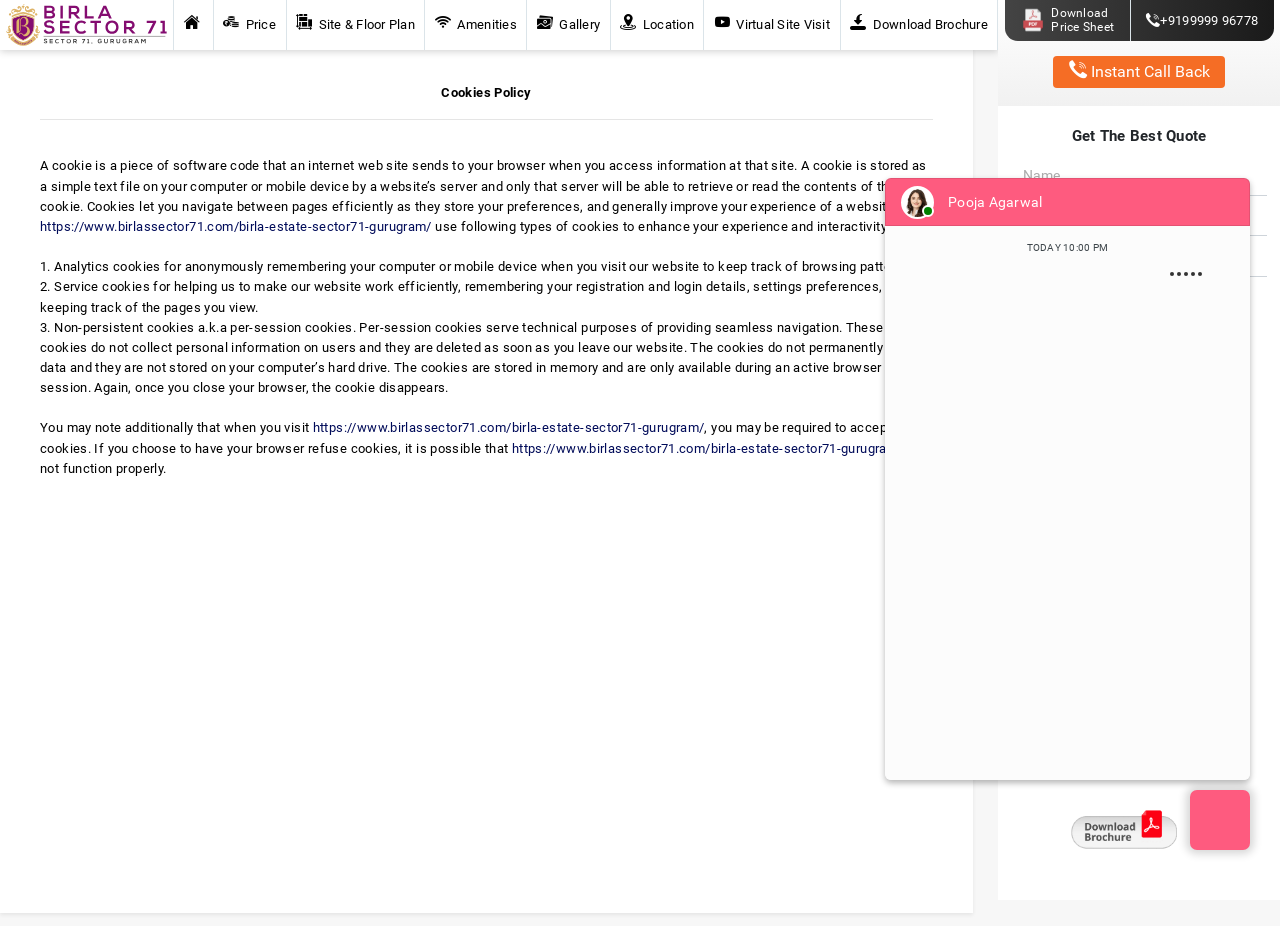
<file: realestate-landing-page/webclone/www.birlassector71.com/birla-estate-sector71-gurugram/cookies-policy.html>
<!DOCTYPE html>
<html lang="en">

<!-- Mirrored from www.birlassector71.com/birla-estate-sector71-gurugram/cookies-policy.php by HTTrack Website Copier/3.x [XR&CO'2014], Wed, 29 Oct 2025 23:55:59 GMT -->
<!-- Added by HTTrack --><meta http-equiv="content-type" content="text/html;charset=UTF-8" /><!-- /Added by HTTrack -->
<head>
<!-- Google Tag Manager -->
<script>(function(w,d,s,l,i){w[l]=w[l]||[];w[l].push({'gtm.start':
new Date().getTime(),event:'gtm.js'});var f=d.getElementsByTagName(s)[0],
j=d.createElement(s),dl=l!='dataLayer'?'&l='+l:'';j.async=true;j.src=
'../../www.googletagmanager.com/gtm5445.html?id='+i+dl;f.parentNode.insertBefore(j,f);
})(window,document,'script','dataLayer','GTM-WMFHKLP3');</script>
<!-- End Google Tag Manager -->

<!-- Google tag (gtag.js) -->
<script async src="https://www.googletagmanager.com/gtag/js?id=AW-17708872170"></script>
<script>
  window.dataLayer = window.dataLayer || [];
  function gtag(){dataLayer.push(arguments);}
  gtag('js', new Date());
  gtag('config', 'AW-17708872170');
</script>

             <meta charset="utf-8" />
        <meta name="viewport" content="width=device-width, initial-scale=1, shrink-to-fit=no" />
        
        <link rel="icon" type="image/x-icon" href="favicon.png"  />
        <title>Birla Sector 71 - 3 & 3.5 BHK Luxury Apartments in Gurugram </title>
        <link rel="preload" href="assets/img/mobl.webp" as="image"> 
        <link rel="stylesheet" href="assets/css/pure_style.css" />
        <link rel="preload" href="assets/css/pure_style.css" as="style" />
        <link rel="preload" href="assets/fonts/micon.woff2" as="font" type="font/woff2" crossorigin />
        <link rel="dns-prefetch" href="http://google-analytics.com/" crossorigin />
        <link rel="dns-prefetch" href="http://googletagmanager.com/" crossorigin />
        <link rel="dns-prefetch" href="http://www.googleadservices.com/" crossorigin />
        <link rel="dns-prefetch" href="http://googleads.g.doubleclick.net/" crossorigin />
        <meta name="description" content=" Birla Sector 71 offering 3 & 3.5 BHK luxury apartments in Gurugram. Check property prices, floor plans & amenities.  "/>
        <meta name="keywords" content=""/>
        <link rel="canonical" href="index.html" />
        <meta property="og:title" content="Birla Sector 71 - 3 & 3.5 BHK Luxury Apartments in Gurugram " />
        <meta property="og:type" content="https://www.birlassector71.com/birla-estate-sector71-gurugram/" />
        <meta property="og:url" content="https://www.birlassector71.com/birla-estate-sector71-gurugram/" />
        <meta property="og:image" content="./assets/img/desktb1.webp" />
        <meta property="og:description" content=" Birla Sector 71 offering 3 & 3.5 BHK luxury apartments in Gurugram. Check property prices, floor plans & amenities.  " />
        <meta property="twitter:title" content="Birla Sector 71 - 3 & 3.5 BHK Luxury Apartments in Gurugram " />
        <meta property="twitter:description" content=" Birla Sector 71 offering 3 & 3.5 BHK luxury apartments in Gurugram. Check property prices, floor plans & amenities.  " />
        <meta property="twitter:card" content="summary_large_image" />
        <style>
            :root {--colorPrimary: #840d70;--colorSecondary: #003f64; --colorBtn: #ffffff;--bgDesk: url('https://www.birlassector71.com/img/desktb1.webp');--bgMob: url('https://www.birlassector71.com/img/mobl.webp');
}
            @font-face { font-family: 'Roboto'; src: url('assets/fonts/Roboto-Regular.woff2') format('woff2'); font-weight: normal; }
            @font-face {font-family: 'Roboto'; src: url('assets/fonts/Roboto-Bold.woff2') format('woff2'); font-weight: bold; }
            #loader {width: 100vw;height: 100vh;background-color: rgba(255, 255, 255, 1);position: fixed;top: 0;left: 0;z-index: 1040;}
            .loader-text {display: block;text-align: center;color: #d7d7d7;font-family: Roboto, sans-serif;position: absolute;top: 50%;left: 50%;-webkit-transform: translate(-50%, -50%);-moz-transform: translate(-50%, -50%);-ms-transform: translate(-50%, -50%);-o-transform: translate(-50%, -50%);transform: translate(-50%, -50%);}
            @keyframes loader {
                0% {filter: grayscale(0);}
                50% {filter: grayscale(100%);}
                100% {filter: grayscale(0);}}
            /*.loader-logo {width: 300px;-webkit-animation: loader 1.3s infinite linear;-moz-animation: loader 1.3s infinite linear;-ms-animation: loader 1.3s infinite linear;-o-animation: loader 1.3s infinite linear;animation: loader 1.3s infinite linear;}*/
            /*.pload {display: none;}*/
            .iti__flag-container {display: none;}
            section#mymap {height: 540px;}
            button.btn.btn-sm.btn-outline-info.sectio-bro-btn.overflow-hidden.enqModal {margin-bottom: 15px;}
            input#submitBtn {margin: 15px 0;}
            .textcolor{color:#fff;}
            button.btn.btn-info.micro-form-btn.effetMoveGradient.submitBtn.enqModal {margin-bottom: 15px;}
            a.drift-open-chat {color: #fff;}
            p{text-align: justify;}
            select.my_country_name.form-control.rounded-0.micro-form-field {float: left;display: inline-block;width: 40%;padding-left: 8px;}
            input#modal_my_mobile {width: 60%;}
            /*--for thank you page --*/
            .thankyou-text p {text-align: center !important;}
        </style>
        <!-- Small Chatbot -->
        
        <link rel="stylesheet" href="assets/css/chatv25.css" />

<!-- Small Chatbot -->
<div class="chat-pop-sm">
    <button id="chat-pop-sm-close" type="button" class="close" data-dismiss="chat-pop-sm" aria-label="Close">
        <span aria-hidden="true">×</span>
    </button>
    <div class="chat-pop-txt">
        “Hey, I'm Pooja Agarwal!“ <strong>How can I help you?</strong>
    </div>
    <button class="chat-pop-sm-btn openchat" type="button" id="chat-square-small">Let's Chat</button>
</div>
<!-- Small Chatbot -->

<!-- Chatbot -->
<div id="chat-square" class="btn"></div>
<div id="chat-close" class="btn chat-box-toggle">
    <div class="close-img"></div>
</div>

<div class="chat-wrapper">
    <div class="chat-header">
        <div class="chat-header-photo">
            <span class="active-circle"></span>
        </div>
        <div class="chat-header-name">Pooja Agarwal</div>
    </div>

    <div class="chat-box-body">
        <div class="chat-box-overlay"></div>
        <div class="chat-logs">
            <div id="hb-chat-bot">
                <div class="chat-container">
                    <div class="chat-messages-time"></div>
                    <div class="chat-messages-container"></div>
                    <div class="chat-actions-container"></div>
                    <div class="chat-footer"></div>
                </div>
            </div>
        </div>
    </div>
</div>
<!-- Chatbot -->

        <!-- Chatbot -->
    </head>
    <body data-spy="scroll" data-target="#navbarNav">
<!-- Google Tag Manager (noscript) -->
<noscript><iframe src="https://www.googletagmanager.com/ns.html?id=GTM-WMFHKLP3"
height="0" width="0" style="display:none;visibility:hidden"></iframe></noscript>
<!-- End Google Tag Manager (noscript) -->

      <header class="micro-nav fixed-top pload">
            <nav class="navbar navbar-expand-lg navbar-light bg-white micro-navbar">
                <a class="navbar-brand" href="index.html" ><img alt="Birla Sector 71 Gurgaon Logo" src="assets/img/logo.svg" class="logo" /></a>
                <button class="navbar-toggler" type="button" data-toggle="collapse" data-target="#navbarNav" aria-controls="navbarNav" aria-expanded="false" aria-label="Toggle navigation"><span class="navbar-toggler-icon"></span></button>
                <div class="collapse navbar-collapse" id="navbarNav">
                    <ul class="navbar-nav nav-fill">
                        <li class="nav-item"><a class="nav-link" href="#home"><i class="mi mi-home nav-icon"></i><span class="d-sm-inline d-md-none"> Home</span></a></li>
                        <li class="nav-item"><a class="nav-link" href="#pricing"><i class="mi mi-price nav-icon"></i> Price</a></li>
                        <li class="nav-item"><a class="nav-link" href="#sitefloorplan"><i class="mi mi-siteplan nav-icon"></i> Site &amp; Floor Plan</a></li>
                        <li class="nav-item"><a class="nav-link" href="#amenities"><i class="mi mi-ami nav-icon"></i> Amenities</a></li>
                        <li class="nav-item"><a class="nav-link" href="#gallery"><i class="mi mi-gallery nav-icon"></i> Gallery</a></li>
                        <li class="nav-item"><a class="nav-link" href="#address_section"><i class="mi mi-location nav-icon"></i> Location</a></li>
                        <li class="nav-item"><a class="nav-link" href="#sitevisit"><i class="mi mi-sitevisit nav-icon"></i> Virtual Site Visit </a></li>
<li class="nav-item overflow-hidden"><a class="nav-link enqModal" href="#" data-form="md" data-title="Download brochure" data-btn="Download now" data-enquiry="Download Brochure Toolbar" data-redirect="brochure" data-redirect-file="brochure.pdf" data-toggle="modal" data-target="#enqModal" > <i class="mi mi-download nav-icon d-inline-block animated slideInDown infinite"></i> Download Brochure </a> </li> </ul>
                </div>
            </nav>
        </header>
<main class="pload">
 <style>
     section{
         height: 100vh;
     }
 </style>
  <section class="section shadow-sm lazyload" id="developer">
    <div class="thankyou-text">
<p><br><br>
<b>Cookies Policy</b>
<hr><br>
A cookie is a piece of software code that an internet web site sends to your browser when you access information at that site. A cookie is stored as a simple text file on your computer or mobile device by a website’s server and only that server will be able to retrieve or read the contents of that cookie. Cookies let you navigate between pages efficiently as they store your preferences, and generally improve your experience of a website. <a href='index.html'>https://www.birlassector71.com/birla-estate-sector71-gurugram/</a> use following types of cookies to enhance your experience and interactivity :
<br><br>
1. Analytics cookies for anonymously remembering your computer or mobile device when you visit our website to keep track of browsing patterns.
<br>
2. Service cookies for helping us to make our website work efficiently, remembering your registration and login details, settings preferences, and keeping track of the pages you view.
<br>
3. Non-persistent cookies a.k.a per-session cookies. Per-session cookies serve technical purposes of providing seamless navigation. These cookies do not collect personal information on users and they are deleted as soon as you leave our website. The cookies do not permanently record data and they are not stored on your computer’s hard drive. The cookies are stored in memory and are only available during an active browser session. Again, once you close your browser, the cookie disappears.
<br><br>
You may note additionally that when you visit <a href='index.html'>https://www.birlassector71.com/birla-estate-sector71-gurugram/</a>, you may be required to accept cookies. If you choose to have your browser refuse cookies, it is possible that <a href='index.html'>https://www.birlassector71.com/birla-estate-sector71-gurugram/</a> may not function properly.

</p>
    </div>
</section>
    

</main>

<style>
.action-icon img{ height: 22px; width: auto; margin-right: 7px; }
.ft-main{ display:flex; justify-content:center; align-items:center; width:100%; padding:0% 2%; font-size:14px; }
.ft-left{ width:82%; }
.ft-right{ width:16%; }
.acceptcookies{ font-size: 16px; padding: 3px 30px; }
@media (min-width: 1920px) and (max-width: 2560px)  {
    .ft-main{ font-size:19px; }
    }
@media (min-width: 2561px) and (max-width: 5120px)  {
    .ft-main{ font-size:36px; }
    }
@media (min-width: 1920px) and (max-width: 5120px)  {
    .acceptcookies{ font-size: 46px; padding: 3px 30px; }
    }
@media (min-width: 320px) and (max-width: 767px)  {
    .ft-main{ display:block; }
    .ft-left{ width:100%; text-align:justify; }
    .ft-right{ width:100%; }
    .acceptcookies{ margin-top: 10px; margin-left:0px!important; }
     }
</style>
     <!--exit modal 1 start -->
     <div class="modal fade lightbox" id="enqModal233"  role="dialog" aria-hidden="true"></div>
     <!--Exit modal 1 end-->
     <!--exit modal 2 start -->
     <div class="modal fade lightbox2 abc"></div> 
    <!--exit modal 2 end -->
            <div class="micro-side text-center">
                <div class="og-section pb-2">
                    <ul class="nav nav-fill og-block">
                        <li class="new-pdf nav-item enqModal" data-form="lg" data-title="Download Price Sheet" data-btn="Download Now" data-enquiry="Download Price Sheet Top Corner Desktop" data-toggle="modal" data-target="#enqModal"><div><img src="assets/img/newpdfimg.png" class="bounce pdf-img"></div><div>Download<br>Price Sheet</div></li>
                        <li class="nav-item driftc d-flex-center-items"> <a href="tel:+9199999 96778" class="textcolor d-flex-center-items"><i class="mi mi-call"></i> +9199999 96778</a></li>   
                    </ul>
                    <button
                        class="btn-danger pulse-shadow btn btn-sm btn-info micro-form-btn-sm effectScale enqModal mt-1"
                        data-form="sm"
                        data-title="Instant Call Back"
                        data-btn="Request Call Now"
                        data-enquiry="Request Call Back"
                        data-toggle="modal"
                        data-target="#enqModal"
                    >
                        <span class="mi mi-call action-icon"></span> Instant Call Back</button>
                </div>
                <span class="d-block form-heading font-weight-bold mr-tb-text">Get The Best Quote</span>
                <form action="https://microsite.fanmrealty.com/live/lead-callback-v25.php" method="post" class="form-side" id="pardotForm" class="pardotForm">
                    <input type="text" id="fname" placeholder="Name" name="fname" class="form-control rounded-0 micro-form-field" required>
                    <div class="error" id="name_error"></div>
                    <input type="email" id="email" placeholder="Email Address(Optional)" name="email" class="form-control rounded-0 micro-form-field" formnovalidate>
                    <div class="error" id="address_error"></div>
                    <select class="my_country_name form-control rounded-0 micro-form-field" aria-label="countryname" name="country_name">
                        <option data-countrycode="IN" value="India" data-contry_code="91">India (+91)</option>
                        <option data-countrycode="AF" value="Afghanistan" data-contry_code="93">Afghanistan (+93)</option>
                        <option data-countrycode="AL" value="Albania" data-contry_code="355">Albania (+355)</option>
                        <option data-countrycode="DZ" value="Algeria" data-contry_code="213">Algeria (+213)</option>
                        <option data-countrycode="AS" value="American Samoa" data-contry_code="1-684">American Samoa (+1-684)</option>
                        <option data-countrycode="AD" value="Andorra" data-contry_code="376">Andorra (+376)</option>
                        <option data-countrycode="AO" value="Angola" data-contry_code="244">Angola (+244)</option>
                        <option data-countrycode="AI" value="Anguilla" data-contry_code="1-264">Anguilla (+1-264)</option>
                        <option data-countrycode="AQ" value="Antarctica" data-contry_code="672">Antarctica (+672)</option>
                        <option data-countrycode="AG" value="Antigua and Barbuda" data-contry_code="1-268">Antigua and Barbuda (+1-268)</option>
                        <option data-countrycode="AR" value="Argentina" data-contry_code="54">Argentina (+54)</option>
                        <option data-countrycode="AM" value="Armenia" data-contry_code="374">Armenia (+374)</option>
                        <option data-countrycode="AW" value="Aruba" data-contry_code="297">Aruba (+297)</option>
                        <option data-countrycode="AU" value="Australia" data-contry_code="61">Australia (+61)</option>
                        <option data-countrycode="AT" value="Austria" data-contry_code="43">Austria (+43)</option>
                        <option data-countrycode="AZ" value="Azerbaijan" data-contry_code="994">Azerbaijan (+994)</option>
                        <option data-countrycode="BS" value="Bahamas" data-contry_code="1-242">Bahamas (+1-242)</option>
                        <option data-countrycode="BH" value="Bahrain" data-contry_code="973">Bahrain (+973)</option>
                        <option data-countrycode="BD" value="Bangladesh" data-contry_code="880">Bangladesh (+880)</option>
                        <option data-countrycode="BB" value="Barbados" data-contry_code="1-246">Barbados (+1-246)</option>
                        <option data-countrycode="BY" value="Belarus" data-contry_code="375">Belarus (+375)</option>
                        <option data-countrycode="BE" value="Belgium" data-contry_code="32">Belgium (+32)</option>
                        <option data-countrycode="BZ" value="Belize" data-contry_code="501">Belize (+501)</option>
                        <option data-countrycode="BJ" value="Benin" data-contry_code="229">Benin (+229)</option>
                        <option data-countrycode="BM" value="Bermuda" data-contry_code="1-441">Bermuda (+1-441)</option>
                        <option data-countrycode="BT" value="Bhutan" data-contry_code="975">Bhutan (+975)</option>
                        <option data-countrycode="BO" value="Bolivia" data-contry_code="591">Bolivia (+591)</option>
                        <option data-countrycode="BA" value="Bosnia and Herzegowina" data-contry_code="387">Bosnia and Herzegowina (+387)</option>
                        <option data-countrycode="BW" value="Botswana" data-contry_code="267">Botswana (+267)</option>
                        <option data-countrycode="BV" value="Bouvet Island" data-contry_code="47">Bouvet Island (+47)</option>
                        <option data-countrycode="BR" value="Brazil" data-contry_code="55">Brazil (+55)</option>
                        <option data-countrycode="IO" value="British Indian Ocean Territory" data-contry_code="246">British Indian Ocean Territory (+246)</option>
                        <option data-countrycode="BN" value="Brunei Darussalam" data-contry_code="673">Brunei Darussalam (+673)</option>
                        <option data-countrycode="BG" value="Bulgaria" data-contry_code="359">Bulgaria (+359)</option>
                        <option data-countrycode="BF" value="Burkina Faso" data-contry_code="226">Burkina Faso (+226)</option>
                        <option data-countrycode="BI" value="Burundi" data-contry_code="257">Burundi (+257)</option>
                        <option data-countrycode="KH" value="Cambodia" data-contry_code="855">Cambodia (+855)</option>
                        <option data-countrycode="CM" value="Cameroon" data-contry_code="237">Cameroon (+237)</option>
                        <option data-countrycode="CA" value="Canada" data-contry_code="1">Canada (+1)</option>
                        <option data-countrycode="CV" value="Cape Verde" data-contry_code="238">Cape Verde (+238)</option>
                        <option data-countrycode="KY" value="Cayman Islands" data-contry_code="1-345">Cayman Islands (+1-345)</option>
                        <option data-countrycode="CF" value="Central African Republic" data-contry_code="236">Central African Republic (+236)</option>
                        <option data-countrycode="TD" value="Chad" data-contry_code="235">Chad (+235)</option>
                        <option data-countrycode="CL" value="Chile" data-contry_code="56">Chile (+56)</option>
                        <option data-countrycode="CN" value="China" data-contry_code="86">China (+86)</option>
                        <option data-countrycode="CX" value="Christmas Island" data-contry_code="61">Christmas Island (+61)</option>
                        <option data-countrycode="CC" value="Cocos (Keeling) Islands" data-contry_code="61">Cocos (Keeling) Islands (+61)</option>
                        <option data-countrycode="CO" value="Colombia" data-contry_code="57">Colombia (+57)</option>
                        <option data-countrycode="KM" value="Comoros" data-contry_code="269">Comoros (+269)</option>
                        <option data-countrycode="CG" value="Congo Democratic Republic of" data-contry_code="242">Congo Democratic Republic of (+242)</option>
                        <option data-countrycode="CK" value="Cook Islands" data-contry_code="682">Cook Islands (+682)</option>
                        <option data-countrycode="CR" value="Costa Rica" data-contry_code="506">Costa Rica (+506)</option>
                        <option data-countrycode="CI" value="Cote D'Ivoire" data-contry_code="225">Cote D'Ivoire (+225)</option>
                        <option data-countrycode="HR" value="Croatia" data-contry_code="385">Croatia (+385)</option>
                        <option data-countrycode="CU" value="Cuba" data-contry_code="53">Cuba (+53)</option>
                        <option data-countrycode="CY" value="Cyprus" data-contry_code="357">Cyprus (+357)</option>
                        <option data-countrycode="CZ" value="Czech Republic" data-contry_code="420">Czech Republic (+420)</option>
                        <option data-countrycode="DK" value="Denmark" data-contry_code="45">Denmark (+45)</option>
                        <option data-countrycode="DJ" value="Djibouti" data-contry_code="253">Djibouti (+253)</option>
                        <option data-countrycode="DM" value="Dominica" data-contry_code="1-767">Dominica (+1-767)</option>
                        <option data-countrycode="DO" value="Dominican Republic" data-contry_code="1-809">Dominican Republic (+1-809)</option>
                        <option data-countrycode="TL" value="Timor-Leste" data-contry_code="670">Timor-Leste (+670)</option>
                        <option data-countrycode="EC" value="Ecuador" data-contry_code="593">Ecuador (+593)</option>
                        <option data-countrycode="EG" value="Egypt" data-contry_code="20">Egypt (+20)</option>
                        <option data-countrycode="SV" value="El Salvador" data-contry_code="503">El Salvador (+503)</option>
                        <option data-countrycode="GQ" value="Equatorial Guinea" data-contry_code="240">Equatorial Guinea (+240)</option>
                        <option data-countrycode="ER" value="Eritrea" data-contry_code="291">Eritrea (+291)</option>
                        <option data-countrycode="EE" value="Estonia" data-contry_code="372">Estonia (+372)</option>
                        <option data-countrycode="ET" value="Ethiopia" data-contry_code="251">Ethiopia (+251)</option>
                        <option data-countrycode="FK" value="Falkland Islands (Malvinas)" data-contry_code="500">Falkland Islands (Malvinas) (+500)</option>
                        <option data-countrycode="FO" value="Faroe Islands" data-contry_code="298">Faroe Islands (+298)</option>
                        <option data-countrycode="FJ" value="Fiji" data-contry_code="679">Fiji (+679)</option>
                        <option data-countrycode="FI" value="Finland" data-contry_code="358">Finland (+358)</option>
                        <option data-countrycode="FR" value="France" data-contry_code="33">France (+33)</option>
                        <option data-countrycode="GF" value="French Guiana" data-contry_code="594">French Guiana (+594)</option>
                        <option data-countrycode="PF" value="French Polynesia" data-contry_code="689">French Polynesia (+689)</option>
                        <option data-countrycode="GA" value="Gabon" data-contry_code="241">Gabon (+241)</option>
                        <option data-countrycode="GM" value="Gambia" data-contry_code="220">Gambia (+220)</option>
                        <option data-countrycode="GE" value="Georgia" data-contry_code="995">Georgia (+995)</option>
                        <option data-countrycode="DE" value="Germany" data-contry_code="49">Germany (+49)</option>
                        <option data-countrycode="GH" value="Ghana" data-contry_code="233">Ghana (+233)</option>
                        <option data-countrycode="GI" value="Gibraltar" data-contry_code="350">Gibraltar (+350)</option>
                        <option data-countrycode="GR" value="Greece" data-contry_code="30">Greece (+30)</option>
                        <option data-countrycode="GL" value="Greenland" data-contry_code="299">Greenland (+299)</option>
                        <option data-countrycode="GD" value="Grenada" data-contry_code="1-473">Grenada (+1-473)</option>
                        <option data-countrycode="GP" value="Guadeloupe" data-contry_code="590">Guadeloupe (+590)</option>
                        <option data-countrycode="GU" value="Guam" data-contry_code="1-671">Guam (+1-671)</option>
                        <option data-countrycode="GT" value="Guatemala" data-contry_code="502">Guatemala (+502)</option>
                        <option data-countrycode="GN" value="Guinea" data-contry_code="224">Guinea (+224)</option>
                        <option data-countrycode="GW" value="Guinea-bissau" data-contry_code="245">Guinea-bissau (+245)</option>
                        <option data-countrycode="GY" value="Guyana" data-contry_code="592">Guyana (+592)</option>
                        <option data-countrycode="HT" value="Haiti" data-contry_code="509">Haiti (+509)</option>
                        <option data-countrycode="HM" value="Heard Island and McDonald Islands" data-contry_code="011">Heard Island and McDonald Islands (+011)</option>
                        <option data-countrycode="HN" value="Honduras" data-contry_code="504">Honduras (+504)</option>
                        <option data-countrycode="HK" value="Hong Kong" data-contry_code="852">Hong Kong (+852)</option>
                        <option data-countrycode="HU" value="Hungary" data-contry_code="36">Hungary (+36)</option>
                        <option data-countrycode="IS" value="Iceland" data-contry_code="354">Iceland (+354)</option>
                        <option data-countrycode="IN" value="India" data-contry_code="91" selected="">India (+91)</option>
                        <option data-countrycode="ID" value="Indonesia" data-contry_code="62">Indonesia (+62)</option>
                        <option data-countrycode="IR" value="Iran (Islamic Republic of)" data-contry_code="98">Iran (Islamic Republic of) (+98)</option>
                        <option data-countrycode="IQ" value="Iraq" data-contry_code="964">Iraq (+964)</option>
                        <option data-countrycode="IE" value="Ireland" data-contry_code="353">Ireland (+353)</option>
                        <option data-countrycode="IL" value="Israel" data-contry_code="972">Israel (+972)</option>
                        <option data-countrycode="IT" value="Italy" data-contry_code="39">Italy (+39)</option>
                        <option data-countrycode="JM" value="Jamaica" data-contry_code="1-876">Jamaica (+1-876)</option>
                        <option data-countrycode="JP" value="Japan" data-contry_code="81">Japan (+81)</option>
                        <option data-countrycode="JO" value="Jordan" data-contry_code="962">Jordan (+962)</option>
                        <option data-countrycode="KZ" value="Kazakhstan" data-contry_code="7">Kazakhstan (+7)</option>
                        <option data-countrycode="KE" value="Kenya" data-contry_code="254">Kenya (+254)</option>
                        <option data-countrycode="KI" value="Kiribati" data-contry_code="686">Kiribati (+686)</option>
                        <option data-countrycode="KP" value="Korea, Democratic People's Republic of" data-contry_code="850">Korea, Democratic People's Republic of (+850)</option>
                        <option data-countrycode="KR" value="South Korea" data-contry_code="82">South Korea (+82)</option>
                        <option data-countrycode="KW" value="Kuwait" data-contry_code="965">Kuwait (+965)</option>
                        <option data-countrycode="KG" value="Kyrgyzstan" data-contry_code="996">Kyrgyzstan (+996)</option>
                        <option data-countrycode="LA" value="Lao People's Democratic Republic" data-contry_code="856">Lao People's Democratic Republic (+856)</option>
                        <option data-countrycode="LV" value="Latvia" data-contry_code="371">Latvia (+371)</option>
                        <option data-countrycode="LB" value="Lebanon" data-contry_code="961">Lebanon (+961)</option>
                        <option data-countrycode="LS" value="Lesotho" data-contry_code="266">Lesotho (+266)</option>
                        <option data-countrycode="LR" value="Liberia" data-contry_code="231">Liberia (+231)</option>
                        <option data-countrycode="LY" value="Libya" data-contry_code="218">Libya (+218)</option>
                        <option data-countrycode="LI" value="Liechtenstein" data-contry_code="423">Liechtenstein (+423)</option>
                        <option data-countrycode="LT" value="Lithuania" data-contry_code="370">Lithuania (+370)</option>
                        <option data-countrycode="LU" value="Luxembourg" data-contry_code="352">Luxembourg (+352)</option>
                        <option data-countrycode="MO" value="Macao" data-contry_code="853">Macao (+853)</option>
                        <option data-countrycode="MK" value="Macedonia, The Former Yugoslav Republic of" data-contry_code="389">Macedonia, The Former Yugoslav Republic of (+389)</option>
                        <option data-countrycode="MG" value="Madagascar" data-contry_code="261">Madagascar (+261)</option>
                        <option data-countrycode="MW" value="Malawi" data-contry_code="265">Malawi (+265)</option>
                        <option data-countrycode="MY" value="Malaysia" data-contry_code="60">Malaysia (+60)</option>
                        <option data-countrycode="MV" value="Maldives" data-contry_code="960">Maldives (+960)</option>
                        <option data-countrycode="ML" value="Mali" data-contry_code="223">Mali (+223)</option>
                        <option data-countrycode="MT" value="Malta" data-contry_code="356">Malta (+356)</option>
                        <option data-countrycode="MH" value="Marshall Islands" data-contry_code="692">Marshall Islands (+692)</option>
                        <option data-countrycode="MQ" value="Martinique" data-contry_code="596">Martinique (+596)</option>
                        <option data-countrycode="MR" value="Mauritania" data-contry_code="222">Mauritania (+222)</option>
                        <option data-countrycode="MU" value="Mauritius" data-contry_code="230">Mauritius (+230)</option>
                        <option data-countrycode="YT" value="Mayotte" data-contry_code="262">Mayotte (+262)</option>
                        <option data-countrycode="MX" value="Mexico" data-contry_code="52">Mexico (+52)</option>
                        <option data-countrycode="FM" value="Micronesia, Federated States of" data-contry_code="691">Micronesia, Federated States of (+691)</option>
                        <option data-countrycode="MD" value="Moldova" data-contry_code="373">Moldova (+373)</option>
                        <option data-countrycode="MC" value="Monaco" data-contry_code="377">Monaco (+377)</option>
                        <option data-countrycode="MN" value="Mongolia" data-contry_code="976">Mongolia (+976)</option>
                        <option data-countrycode="MS" value="Montserrat" data-contry_code="1-664">Montserrat (+1-664)</option>
                        <option data-countrycode="MA" value="Morocco" data-contry_code="212">Morocco (+212)</option>
                        <option data-countrycode="MZ" value="Mozambique" data-contry_code="258">Mozambique (+258)</option>
                        <option data-countrycode="MM" value="Myanmar" data-contry_code="95">Myanmar (+95)</option>
                        <option data-countrycode="NA" value="Namibia" data-contry_code="264">Namibia (+264)</option>
                        <option data-countrycode="NR" value="Nauru" data-contry_code="674">Nauru (+674)</option>
                        <option data-countrycode="NP" value="Nepal" data-contry_code="977">Nepal (+977)</option>
                        <option data-countrycode="NL" value="Netherlands" data-contry_code="31">Netherlands (+31)</option>
                        <option data-countrycode="AN" value="Netherlands Antilles" data-contry_code="599">Netherlands Antilles (+599)</option>
                        <option data-countrycode="NC" value="New Caledonia" data-contry_code="687">New Caledonia (+687 )</option>
                        <option data-countrycode="NZ" value="New Zealand" data-contry_code="64">New Zealand (+64)</option>
                        <option data-countrycode="NI" value="Nicaragua" data-contry_code="505">Nicaragua (+505)</option>
                        <option data-countrycode="NE" value="Niger" data-contry_code="227">Niger (+227)</option>
                        <option data-countrycode="NG" value="Nigeria" data-contry_code="234">Nigeria (+234)</option>
                        <option data-countrycode="NU" value="Niue" data-contry_code="683">Niue (+683)</option>
                        <option data-countrycode="NF" value="Norfolk Island" data-contry_code="672">Norfolk Island (+672)</option>
                        <option data-countrycode="MP" value="Northern Mariana Islands" data-contry_code="1-670">Northern Mariana Islands (+1-670)</option>
                        <option data-countrycode="NO" value="Norway" data-contry_code="47">Norway (+47)</option>
                        <option data-countrycode="OM" value="Oman" data-contry_code="968">Oman (+968)</option>
                        <option data-countrycode="PK" value="Pakistan" data-contry_code="92">Pakistan (+92)</option>
                        <option data-countrycode="PW" value="Palau" data-contry_code="680">Palau (+680)</option>
                        <option data-countrycode="PA" value="Panama" data-contry_code="507">Panama (+507)</option>
                        <option data-countrycode="PG" value="Papua New Guinea" data-contry_code="675">Papua New Guinea (+675)</option>
                        <option data-countrycode="PY" value="Paraguay" data-contry_code="595">Paraguay (+595)</option>
                        <option data-countrycode="PE" value="Peru" data-contry_code="51">Peru (+51)</option>
                        <option data-countrycode="PH" value="Philippines" data-contry_code="63">Philippines (+63)</option>
                        <option data-countrycode="PN" value="Pitcairn" data-contry_code="64">Pitcairn (+64)</option>
                        <option data-countrycode="PL" value="Poland" data-contry_code="48">Poland (+48)</option>
                        <option data-countrycode="PT" value="Portugal" data-contry_code="351">Portugal (+351)</option>
                        <option data-countrycode="PR" value="Puerto Rico" data-contry_code="1-787">Puerto Rico (+1-787)</option>
                        <option data-countrycode="QA" value="Qatar" data-contry_code="974">Qatar (+974)</option>
                        <option data-countrycode="RE" value="Reunion" data-contry_code="262">Reunion (+262)</option>
                        <option data-countrycode="RO" value="Romania" data-contry_code="40">Romania (+40)</option>
                        <option data-countrycode="RU" value="Russian Federation" data-contry_code="7">Russian Federation (+7)</option>
                        <option data-countrycode="RW" value="Rwanda" data-contry_code="250">Rwanda (+250)</option>
                        <option data-countrycode="KN" value="Saint Kitts and Nevis" data-contry_code="1-869">Saint Kitts and Nevis (+1-869)</option>
                        <option data-countrycode="LC" value="Saint Lucia" data-contry_code="1-758">Saint Lucia (+1-758)</option>
                        <option data-countrycode="VC" value="Saint Vincent and the Grenadines" data-contry_code="1-784">Saint Vincent and the Grenadines (+1-784)</option>
                        <option data-countrycode="WS" value="Samoa" data-contry_code="685">Samoa (+685)</option>
                        <option data-countrycode="SM" value="San Marino" data-contry_code="378">San Marino (+378)</option>
                        <option data-countrycode="ST" value="Sao Tome and Principe" data-contry_code="239">Sao Tome and Principe (+239)</option>
                        <option data-countrycode="SA" value="Saudi Arabia" data-contry_code="966">Saudi Arabia (+966)</option>
                        <option data-countrycode="SN" value="Senegal" data-contry_code="221">Senegal (+221)</option>
                        <option data-countrycode="SC" value="Seychelles" data-contry_code="248">Seychelles (+248)</option>
                        <option data-countrycode="SL" value="Sierra Leone" data-contry_code="232">Sierra Leone (+232)</option>
                        <option data-countrycode="SG" value="Singapore" data-contry_code="65">Singapore (+65)</option>
                        <option data-countrycode="SK" value="Slovakia (Slovak Republic)" data-contry_code="421">Slovakia (Slovak Republic) (+421)</option>
                        <option data-countrycode="SI" value="Slovenia" data-contry_code="386">Slovenia (+386)</option>
                        <option data-countrycode="SB" value="Solomon Islands" data-contry_code="677">Solomon Islands (+677)</option>
                        <option data-countrycode="SO" value="Somalia" data-contry_code="252">Somalia (+252)</option>
                        <option data-countrycode="ZA" value="South Africa" data-contry_code="27">South Africa (+27)</option>
                        <option data-countrycode="GS" value="South Georgia and the South Sandwich Islands" data-contry_code="500">South Georgia and the South Sandwich Islands (+500)</option>
                        <option data-countrycode="ES" value="Spain" data-contry_code="34">Spain (+34)</option>
                        <option data-countrycode="LK" value="Sri Lanka" data-contry_code="94">Sri Lanka (+94)</option>
                        <option data-countrycode="SH" value="Saint Helena, Ascension and Tristan da Cunha" data-contry_code="290">Saint Helena, Ascension and Tristan da Cunha (+290)</option>
                        <option data-countrycode="PM" value="St. Pierre and Miquelon" data-contry_code="508">St. Pierre and Miquelon (+508)</option>
                        <option data-countrycode="SD" value="Sudan" data-contry_code="249">Sudan (+249)</option>
                        <option data-countrycode="SR" value="Suriname" data-contry_code="597">Suriname (+597)</option>
                        <option data-countrycode="SJ" value="Svalbard and Jan Mayen Islands" data-contry_code="47">Svalbard and Jan Mayen Islands (+47)</option>
                        <option data-countrycode="SZ" value="Swaziland" data-contry_code="268">Swaziland (+268)</option>
                        <option data-countrycode="SE" value="Sweden" data-contry_code="46">Sweden (+46)</option>
                        <option data-countrycode="CH" value="Switzerland" data-contry_code="41">Switzerland (+41)</option>
                        <option data-countrycode="SY" value="Syrian Arab Republic" data-contry_code="963">Syrian Arab Republic (+963)</option>
                        <option data-countrycode="TW" value="Taiwan" data-contry_code="886">Taiwan (+886)</option>
                        <option data-countrycode="TJ" value="Tajikistan" data-contry_code="992">Tajikistan (+992)</option>
                        <option data-countrycode="TZ" value="Tanzania, United Republic of" data-contry_code="255">Tanzania, United Republic of (+255)</option>
                        <option data-countrycode="TH" value="Thailand" data-contry_code="66">Thailand (+66)</option>
                        <option data-countrycode="TG" value="Togo" data-contry_code="228">Togo (+228)</option>
                        <option data-countrycode="TK" value="Tokelau" data-contry_code="690">Tokelau (+690)</option>
                        <option data-countrycode="TO" value="Tonga" data-contry_code="676">Tonga (+676)</option>
                        <option data-countrycode="TT" value="Trinidad and Tobago" data-contry_code="1-868">Trinidad and Tobago (+1-868)</option>
                        <option data-countrycode="TN" value="Tunisia" data-contry_code="216">Tunisia (+216)</option>
                        <option data-countrycode="TR" value="Turkey" data-contry_code="90">Turkey (+90)</option>
                        <option data-countrycode="TM" value="Turkmenistan" data-contry_code="993">Turkmenistan (+993)</option>
                        <option data-countrycode="TC" value="Turks and Caicos Islands" data-contry_code="1-649">Turks and Caicos Islands (+1-649)</option>
                        <option data-countrycode="TV" value="Tuvalu" data-contry_code="688">Tuvalu (+688)</option>
                        <option data-countrycode="UG" value="Uganda" data-contry_code="256">Uganda (+256)</option>
                        <option data-countrycode="UA" value="Ukraine" data-contry_code="380">Ukraine (+380)</option>
                        <option data-countrycode="AE" value="United Arab Emirates" data-contry_code="971">United Arab Emirates (+971)</option>
                        <option data-countrycode="GB" value="United Kingdom" data-contry_code="44">United Kingdom (+44)</option>
                        <option data-countrycode="US" value="United States" data-contry_code="1">United States (+1)</option>
                        <option data-countrycode="UM" value="United States Minor Outlying Islands" data-contry_code="246">United States Minor Outlying Islands (+246)</option>
                        <option data-countrycode="UY" value="Uruguay" data-contry_code="598">Uruguay (+598)</option>
                        <option data-countrycode="UZ" value="Uzbekistan" data-contry_code="998">Uzbekistan (+998)</option>
                        <option data-countrycode="VU" value="Vanuatu" data-contry_code="678">Vanuatu (+678)</option>
                        <option data-countrycode="VA" value="Vatican City State (Holy See)" data-contry_code="379">Vatican City State (Holy See) (+379)</option>
                        <option data-countrycode="VE" value="Venezuela" data-contry_code="58">Venezuela (+58)</option>
                        <option data-countrycode="VN" value="Vietnam" data-contry_code="84">Vietnam (+84)</option>
                        <option data-countrycode="VG" value="Virgin Islands (British)" data-contry_code="1-284">Virgin Islands (British) (+1-284)</option>
                        <option data-countrycode="VI" value="Virgin Islands (U.S.)" data-contry_code="1-340">Virgin Islands (U.S.) (+1-340)</option>
                        <option data-countrycode="WF" value="Wallis and Futuna Islands" data-contry_code="681">Wallis and Futuna Islands (+681)</option>
                        <option data-countrycode="EH" value="Western Sahara" data-contry_code="212">Western Sahara (+212)</option>
                        <option data-countrycode="YE" value="Yemen" data-contry_code="967">Yemen (+967)</option>
                        <option data-countrycode="RS" value="Serbia" data-contry_code="381">Serbia (+381)</option>
                        <option data-countrycode="ZM" value="Zambia" data-contry_code="260">Zambia (+260)</option>
                        <option data-countrycode="ZW" value="Zimbabwe" data-contry_code="263">Zimbabwe (+263)</option>
                        <option data-countrycode="AX" value="Aaland Islands" data-contry_code="358">Aaland Islands (+358)</option>
                        <option data-countrycode="PS" value="Palestine" data-contry_code="970">Palestine (+970)</option>
                        <option data-countrycode="ME" value="Montenegro" data-contry_code="382">Montenegro (+382)</option>
                        <option data-countrycode="GG" value="Guernsey" data-contry_code="44-1481">Guernsey (+44-1481)</option>
                        <option data-countrycode="IM" value="Isle of Man" data-contry_code="44-1624">Isle of Man (+44-1624)</option>
                        <option data-countrycode="JE" value="Jersey" data-contry_code="44-1534">Jersey (+44-1534)</option>
                        <option data-countrycode="CW" value="CuraÃ§ao" data-contry_code="599">CuraÃ§ao (+599)</option>
                        <option data-countrycode="CI" value="Ivory Coast" data-contry_code="225">Ivory Coast (+225)</option>
                        <option data-countrycode="XK" value="Kosovo" data-contry_code="383">Kosovo (+383)</option> 
                    </select>
                    <input type="hidden" value="+91"  name="country_code" id="country_code" class="operations-supplierCapacity" />
                   
                    <input name="modal_my_mobile2" class="form-control numeric rounded-0 micro-form-field" id="modal_my_mobile" pattern="^[_0-9]+" placeholder="Phone number" type="text" value="" required="required" data-error="Please enter your valid mobile number" onkeyup="if (/\D/g.test(this.value)) this.value = this.value.replace(/\D/g,'')">
        			<input type="hidden" id="first_name" name="first_name">
        		    <input type="hidden" id="last_name" name="last_name">
                    <input type="hidden" id="builder" name="builder" value=" Birla Estates">
                    <input type="hidden" id="project" name="project" value="Birla Sector 71 Gurgaon ">
                    <input type=hidden id="lead_source" name="lead_source" value="Microsite">
                    <input type="hidden" name=ip id="ip" value="211.132.176.145">
                    <input type="hidden" name=mobile id="modal_dg_mobile2" class="mobileconcat">
                    <input type="hidden" id="enquiredfor" name="enquiredfor" value="Pre Register here for Best Offers">
                    <input type="hidden" name="home_url" value="cookies-policy.html">
                    <input type="hidden" name="gclid" id="gclid" value="">
                    <input type="hidden" name="utm_source" id="utm_source" value="">
            <input type="hidden" name="utm_medium" id="utm_medium" value="">
            <input type="hidden" name="utm_campaign" id="utm_campaign" value="">
            <input type="hidden" name="utm_term" id="utm_term" value="">
            <input type="hidden" name="utm_physical_location" id="utm_physical_location" value="">
                <input type="hidden" name="utm_tragetid" id="utm_tragetid" value="">
                <input type="hidden" name="utm_target" id="utm_target" value="">
                <input type="hidden" name="utm_placement" id="utm_placement" value="">
                <input type="hidden" name="utm_adposition" id="utm_adposition" value="">
                <input type="hidden" id="organization_name" name="organization_name">
                    <input type="submit" value="Get It Now"  class="btn btn-info micro-form-btn effetMoveGradient submitBtn"  id="submitBtn">
                    <div><span class="errorMessage" id="errorMessage2" style="color: red; margin-left: 10px;"></span></div>
                </form>
                
            </div>
                       <div class="modal fade" id="enqModal"  role="dialog" aria-label="Connect with Us" aria-hidden="true">
                <div class="modal-dialog modal-dialog-centered enq-modal" role="document">
                    <div class="modal-content popmodal">
                        <div class="modal-body text-center">
                            <button type="button" class="close" data-dismiss="modal" aria-label="Close"><span aria-hidden="true">&times;</span></button>
                            <!--<div class="modal-head d-none"><span class="modal-title"> Download Brochure</span></div>-->
                            <div class="d-flex">
                                <div class="flex-fill align-self-center flex-shrink-1 modal-highlight-bg d-none d-lg-block popbox-left">
                                    <div class="poplogo-box"><span class="popup-logo"><img alt="Birla Sector 71 Gurgaon Logo" src="assets/img/logo.svg" class="poplogo"></span></div>
                                    <div class="popleftsec">
                                        <div class="popleftinner">
                                            <span class="modal-highlight-title">We Promise</span>
                                            <ul class="modal-highlight">
                                                <li><i class="mi mi-support-call"></i><span>Instant Call Back</span></li>
                                                <li><i class="mi mi-support-visit"></i><span>Free Site Visit</span></li>
                                                <li><i class="mi mi-support-price"></i><span>Unmatched Price</span></li>
                                            </ul>
                                        </div>
                                    </div>
                                </div>
                                <div class="flex-fill popbox-right">
                                    <div class="modal-head d-none"><span class="modal-title"> Download Brochure</span></div>
                                     <div class="poplogo-box desktop"><span class="popup-logo"><img alt="Birla Sector 71 Gurgaon Logo" src="assets/img/logo.svg" class="poplogo logo"></span></div>
                                    <span class="modal-title-secondary text-left"> Register here and Avail the <span class="text-danger">Best Offers!!</span></span>
                                    <form action="https://microsite.fanmrealty.com/live/lead-callback-v25.php" method="post" class="form-side" id="pardotForm" class="pardotForm">
                                    <input type="text" id="fname" placeholder="Name" name="fname" class="form-control rounded-0 micro-form-field" required>
                                    <div class="error" id="name_error"></div>
                                    <input type="email" id="email" placeholder="Email Address(Optional)" name="email" class="form-control rounded-0 micro-form-field" formnovalidate>
                                    <div class="error" id="address_error"></div>
                                    <select class="my_country_name form-control rounded-0 micro-form-field" aria-label="countryname" name="country_name">
                               <option data-countrycode="IN" value="India" data-contry_code="91">India (+91)</option>
                                        <option data-countrycode="AF" value="Afghanistan" data-contry_code="93">Afghanistan (+93)</option>
                                        <option data-countrycode="AL" value="Albania" data-contry_code="355">Albania (+355)</option>
                                        <option data-countrycode="DZ" value="Algeria" data-contry_code="213">Algeria (+213)</option>
                                        <option data-countrycode="AS" value="American Samoa" data-contry_code="1-684">American Samoa (+1-684)</option>
                                        <option data-countrycode="AD" value="Andorra" data-contry_code="376">Andorra (+376)</option>
                                        <option data-countrycode="AO" value="Angola" data-contry_code="244">Angola (+244)</option>
                                        <option data-countrycode="AI" value="Anguilla" data-contry_code="1-264">Anguilla (+1-264)</option>
                                        <option data-countrycode="AQ" value="Antarctica" data-contry_code="672">Antarctica (+672)</option>
                                        <option data-countrycode="AG" value="Antigua and Barbuda" data-contry_code="1-268">Antigua and Barbuda (+1-268)</option>
                                        <option data-countrycode="AR" value="Argentina" data-contry_code="54">Argentina (+54)</option>
                                        <option data-countrycode="AM" value="Armenia" data-contry_code="374">Armenia (+374)</option>
                                        <option data-countrycode="AW" value="Aruba" data-contry_code="297">Aruba (+297)</option>
                                        <option data-countrycode="AU" value="Australia" data-contry_code="61">Australia (+61)</option>
                                        <option data-countrycode="AT" value="Austria" data-contry_code="43">Austria (+43)</option>
                                        <option data-countrycode="AZ" value="Azerbaijan" data-contry_code="994">Azerbaijan (+994)</option>
                                        <option data-countrycode="BS" value="Bahamas" data-contry_code="1-242">Bahamas (+1-242)</option>
                                        <option data-countrycode="BH" value="Bahrain" data-contry_code="973">Bahrain (+973)</option>
                                        <option data-countrycode="BD" value="Bangladesh" data-contry_code="880">Bangladesh (+880)</option>
                                        <option data-countrycode="BB" value="Barbados" data-contry_code="1-246">Barbados (+1-246)</option>
                                        <option data-countrycode="BY" value="Belarus" data-contry_code="375">Belarus (+375)</option>
                                        <option data-countrycode="BE" value="Belgium" data-contry_code="32">Belgium (+32)</option>
                                        <option data-countrycode="BZ" value="Belize" data-contry_code="501">Belize (+501)</option>
                                        <option data-countrycode="BJ" value="Benin" data-contry_code="229">Benin (+229)</option>
                                        <option data-countrycode="BM" value="Bermuda" data-contry_code="1-441">Bermuda (+1-441)</option>
                                        <option data-countrycode="BT" value="Bhutan" data-contry_code="975">Bhutan (+975)</option>
                                        <option data-countrycode="BO" value="Bolivia" data-contry_code="591">Bolivia (+591)</option>
                                        <option data-countrycode="BA" value="Bosnia and Herzegowina" data-contry_code="387">Bosnia and Herzegowina (+387)</option>
                                        <option data-countrycode="BW" value="Botswana" data-contry_code="267">Botswana (+267)</option>
                                        <option data-countrycode="BV" value="Bouvet Island" data-contry_code="47">Bouvet Island (+47)</option>
                                        <option data-countrycode="BR" value="Brazil" data-contry_code="55">Brazil (+55)</option>
                                        <option data-countrycode="IO" value="British Indian Ocean Territory" data-contry_code="246">British Indian Ocean Territory (+246)</option>
                                        <option data-countrycode="BN" value="Brunei Darussalam" data-contry_code="673">Brunei Darussalam (+673)</option>
                                        <option data-countrycode="BG" value="Bulgaria" data-contry_code="359">Bulgaria (+359)</option>
                                        <option data-countrycode="BF" value="Burkina Faso" data-contry_code="226">Burkina Faso (+226)</option>
                                        <option data-countrycode="BI" value="Burundi" data-contry_code="257">Burundi (+257)</option>
                                        <option data-countrycode="KH" value="Cambodia" data-contry_code="855">Cambodia (+855)</option>
                                        <option data-countrycode="CM" value="Cameroon" data-contry_code="237">Cameroon (+237)</option>
                                        <option data-countrycode="CA" value="Canada" data-contry_code="1">Canada (+1)</option>
                                        <option data-countrycode="CV" value="Cape Verde" data-contry_code="238">Cape Verde (+238)</option>
                                        <option data-countrycode="KY" value="Cayman Islands" data-contry_code="1-345">Cayman Islands (+1-345)</option>
                                        <option data-countrycode="CF" value="Central African Republic" data-contry_code="236">Central African Republic (+236)</option>
                                        <option data-countrycode="TD" value="Chad" data-contry_code="235">Chad (+235)</option>
                                        <option data-countrycode="CL" value="Chile" data-contry_code="56">Chile (+56)</option>
                                        <option data-countrycode="CN" value="China" data-contry_code="86">China (+86)</option>
                                        <option data-countrycode="CX" value="Christmas Island" data-contry_code="61">Christmas Island (+61)</option>
                                        <option data-countrycode="CC" value="Cocos (Keeling) Islands" data-contry_code="61">Cocos (Keeling) Islands (+61)</option>
                                        <option data-countrycode="CO" value="Colombia" data-contry_code="57">Colombia (+57)</option>
                                        <option data-countrycode="KM" value="Comoros" data-contry_code="269">Comoros (+269)</option>
                                        <option data-countrycode="CG" value="Congo Democratic Republic of" data-contry_code="242">Congo Democratic Republic of (+242)</option>
                                        <option data-countrycode="CK" value="Cook Islands" data-contry_code="682">Cook Islands (+682)</option>
                                        <option data-countrycode="CR" value="Costa Rica" data-contry_code="506">Costa Rica (+506)</option>
                                        <option data-countrycode="CI" value="Cote D'Ivoire" data-contry_code="225">Cote D'Ivoire (+225)</option>
                                        <option data-countrycode="HR" value="Croatia" data-contry_code="385">Croatia (+385)</option>
                                        <option data-countrycode="CU" value="Cuba" data-contry_code="53">Cuba (+53)</option>
                                        <option data-countrycode="CY" value="Cyprus" data-contry_code="357">Cyprus (+357)</option>
                                        <option data-countrycode="CZ" value="Czech Republic" data-contry_code="420">Czech Republic (+420)</option>
                                        <option data-countrycode="DK" value="Denmark" data-contry_code="45">Denmark (+45)</option>
                                        <option data-countrycode="DJ" value="Djibouti" data-contry_code="253">Djibouti (+253)</option>
                                        <option data-countrycode="DM" value="Dominica" data-contry_code="1-767">Dominica (+1-767)</option>
                                        <option data-countrycode="DO" value="Dominican Republic" data-contry_code="1-809">Dominican Republic (+1-809)</option>
                                        <option data-countrycode="TL" value="Timor-Leste" data-contry_code="670">Timor-Leste (+670)</option>
                                        <option data-countrycode="EC" value="Ecuador" data-contry_code="593">Ecuador (+593)</option>
                                        <option data-countrycode="EG" value="Egypt" data-contry_code="20">Egypt (+20)</option>
                                        <option data-countrycode="SV" value="El Salvador" data-contry_code="503">El Salvador (+503)</option>
                                        <option data-countrycode="GQ" value="Equatorial Guinea" data-contry_code="240">Equatorial Guinea (+240)</option>
                                        <option data-countrycode="ER" value="Eritrea" data-contry_code="291">Eritrea (+291)</option>
                                        <option data-countrycode="EE" value="Estonia" data-contry_code="372">Estonia (+372)</option>
                                        <option data-countrycode="ET" value="Ethiopia" data-contry_code="251">Ethiopia (+251)</option>
                                        <option data-countrycode="FK" value="Falkland Islands (Malvinas)" data-contry_code="500">Falkland Islands (Malvinas) (+500)</option>
                                        <option data-countrycode="FO" value="Faroe Islands" data-contry_code="298">Faroe Islands (+298)</option>
                                        <option data-countrycode="FJ" value="Fiji" data-contry_code="679">Fiji (+679)</option>
                                        <option data-countrycode="FI" value="Finland" data-contry_code="358">Finland (+358)</option>
                                        <option data-countrycode="FR" value="France" data-contry_code="33">France (+33)</option>
                                        <option data-countrycode="GF" value="French Guiana" data-contry_code="594">French Guiana (+594)</option>
                                        <option data-countrycode="PF" value="French Polynesia" data-contry_code="689">French Polynesia (+689)</option>
                                        <option data-countrycode="GA" value="Gabon" data-contry_code="241">Gabon (+241)</option>
                                        <option data-countrycode="GM" value="Gambia" data-contry_code="220">Gambia (+220)</option>
                                        <option data-countrycode="GE" value="Georgia" data-contry_code="995">Georgia (+995)</option>
                                        <option data-countrycode="DE" value="Germany" data-contry_code="49">Germany (+49)</option>
                                        <option data-countrycode="GH" value="Ghana" data-contry_code="233">Ghana (+233)</option>
                                        <option data-countrycode="GI" value="Gibraltar" data-contry_code="350">Gibraltar (+350)</option>
                                        <option data-countrycode="GR" value="Greece" data-contry_code="30">Greece (+30)</option>
                                        <option data-countrycode="GL" value="Greenland" data-contry_code="299">Greenland (+299)</option>
                                        <option data-countrycode="GD" value="Grenada" data-contry_code="1-473">Grenada (+1-473)</option>
                                        <option data-countrycode="GP" value="Guadeloupe" data-contry_code="590">Guadeloupe (+590)</option>
                                        <option data-countrycode="GU" value="Guam" data-contry_code="1-671">Guam (+1-671)</option>
                                        <option data-countrycode="GT" value="Guatemala" data-contry_code="502">Guatemala (+502)</option>
                                        <option data-countrycode="GN" value="Guinea" data-contry_code="224">Guinea (+224)</option>
                                        <option data-countrycode="GW" value="Guinea-bissau" data-contry_code="245">Guinea-bissau (+245)</option>
                                        <option data-countrycode="GY" value="Guyana" data-contry_code="592">Guyana (+592)</option>
                                        <option data-countrycode="HT" value="Haiti" data-contry_code="509">Haiti (+509)</option>
                                        <option data-countrycode="HM" value="Heard Island and McDonald Islands" data-contry_code="011">Heard Island and McDonald Islands (+011)</option>
                                        <option data-countrycode="HN" value="Honduras" data-contry_code="504">Honduras (+504)</option>
                                        <option data-countrycode="HK" value="Hong Kong" data-contry_code="852">Hong Kong (+852)</option>
                                        <option data-countrycode="HU" value="Hungary" data-contry_code="36">Hungary (+36)</option>
                                        <option data-countrycode="IS" value="Iceland" data-contry_code="354">Iceland (+354)</option>
                                        <option data-countrycode="IN" value="India" data-contry_code="91" selected="">India (+91)</option>
                                        <option data-countrycode="ID" value="Indonesia" data-contry_code="62">Indonesia (+62)</option>
                                        <option data-countrycode="IR" value="Iran (Islamic Republic of)" data-contry_code="98">Iran (Islamic Republic of) (+98)</option>
                                        <option data-countrycode="IQ" value="Iraq" data-contry_code="964">Iraq (+964)</option>
                                        <option data-countrycode="IE" value="Ireland" data-contry_code="353">Ireland (+353)</option>
                                        <option data-countrycode="IL" value="Israel" data-contry_code="972">Israel (+972)</option>
                                        <option data-countrycode="IT" value="Italy" data-contry_code="39">Italy (+39)</option>
                                        <option data-countrycode="JM" value="Jamaica" data-contry_code="1-876">Jamaica (+1-876)</option>
                                        <option data-countrycode="JP" value="Japan" data-contry_code="81">Japan (+81)</option>
                                        <option data-countrycode="JO" value="Jordan" data-contry_code="962">Jordan (+962)</option>
                                        <option data-countrycode="KZ" value="Kazakhstan" data-contry_code="7">Kazakhstan (+7)</option>
                                        <option data-countrycode="KE" value="Kenya" data-contry_code="254">Kenya (+254)</option>
                                        <option data-countrycode="KI" value="Kiribati" data-contry_code="686">Kiribati (+686)</option>
                                        <option data-countrycode="KP" value="Korea, Democratic People's Republic of" data-contry_code="850">Korea, Democratic People's Republic of (+850)</option>
                                        <option data-countrycode="KR" value="South Korea" data-contry_code="82">South Korea (+82)</option>
                                        <option data-countrycode="KW" value="Kuwait" data-contry_code="965">Kuwait (+965)</option>
                                        <option data-countrycode="KG" value="Kyrgyzstan" data-contry_code="996">Kyrgyzstan (+996)</option>
                                        <option data-countrycode="LA" value="Lao People's Democratic Republic" data-contry_code="856">Lao People's Democratic Republic (+856)</option>
                                        <option data-countrycode="LV" value="Latvia" data-contry_code="371">Latvia (+371)</option>
                                        <option data-countrycode="LB" value="Lebanon" data-contry_code="961">Lebanon (+961)</option>
                                        <option data-countrycode="LS" value="Lesotho" data-contry_code="266">Lesotho (+266)</option>
                                        <option data-countrycode="LR" value="Liberia" data-contry_code="231">Liberia (+231)</option>
                                        <option data-countrycode="LY" value="Libya" data-contry_code="218">Libya (+218)</option>
                                        <option data-countrycode="LI" value="Liechtenstein" data-contry_code="423">Liechtenstein (+423)</option>
                                        <option data-countrycode="LT" value="Lithuania" data-contry_code="370">Lithuania (+370)</option>
                                        <option data-countrycode="LU" value="Luxembourg" data-contry_code="352">Luxembourg (+352)</option>
                                        <option data-countrycode="MO" value="Macao" data-contry_code="853">Macao (+853)</option>
                                        <option data-countrycode="MK" value="Macedonia, The Former Yugoslav Republic of" data-contry_code="389">Macedonia, The Former Yugoslav Republic of (+389)</option>
                                        <option data-countrycode="MG" value="Madagascar" data-contry_code="261">Madagascar (+261)</option>
                                        <option data-countrycode="MW" value="Malawi" data-contry_code="265">Malawi (+265)</option>
                                        <option data-countrycode="MY" value="Malaysia" data-contry_code="60">Malaysia (+60)</option>
                                        <option data-countrycode="MV" value="Maldives" data-contry_code="960">Maldives (+960)</option>
                                        <option data-countrycode="ML" value="Mali" data-contry_code="223">Mali (+223)</option>
                                        <option data-countrycode="MT" value="Malta" data-contry_code="356">Malta (+356)</option>
                                        <option data-countrycode="MH" value="Marshall Islands" data-contry_code="692">Marshall Islands (+692)</option>
                                        <option data-countrycode="MQ" value="Martinique" data-contry_code="596">Martinique (+596)</option>
                                        <option data-countrycode="MR" value="Mauritania" data-contry_code="222">Mauritania (+222)</option>
                                        <option data-countrycode="MU" value="Mauritius" data-contry_code="230">Mauritius (+230)</option>
                                        <option data-countrycode="YT" value="Mayotte" data-contry_code="262">Mayotte (+262)</option>
                                        <option data-countrycode="MX" value="Mexico" data-contry_code="52">Mexico (+52)</option>
                                        <option data-countrycode="FM" value="Micronesia, Federated States of" data-contry_code="691">Micronesia, Federated States of (+691)</option>
                                        <option data-countrycode="MD" value="Moldova" data-contry_code="373">Moldova (+373)</option>
                                        <option data-countrycode="MC" value="Monaco" data-contry_code="377">Monaco (+377)</option>
                                        <option data-countrycode="MN" value="Mongolia" data-contry_code="976">Mongolia (+976)</option>
                                        <option data-countrycode="MS" value="Montserrat" data-contry_code="1-664">Montserrat (+1-664)</option>
                                        <option data-countrycode="MA" value="Morocco" data-contry_code="212">Morocco (+212)</option>
                                        <option data-countrycode="MZ" value="Mozambique" data-contry_code="258">Mozambique (+258)</option>
                                        <option data-countrycode="MM" value="Myanmar" data-contry_code="95">Myanmar (+95)</option>
                                        <option data-countrycode="NA" value="Namibia" data-contry_code="264">Namibia (+264)</option>
                                        <option data-countrycode="NR" value="Nauru" data-contry_code="674">Nauru (+674)</option>
                                        <option data-countrycode="NP" value="Nepal" data-contry_code="977">Nepal (+977)</option>
                                        <option data-countrycode="NL" value="Netherlands" data-contry_code="31">Netherlands (+31)</option>
                                        <option data-countrycode="AN" value="Netherlands Antilles" data-contry_code="599">Netherlands Antilles (+599)</option>
                                        <option data-countrycode="NC" value="New Caledonia" data-contry_code="687">New Caledonia (+687 )</option>
                                        <option data-countrycode="NZ" value="New Zealand" data-contry_code="64">New Zealand (+64)</option>
                                        <option data-countrycode="NI" value="Nicaragua" data-contry_code="505">Nicaragua (+505)</option>
                                        <option data-countrycode="NE" value="Niger" data-contry_code="227">Niger (+227)</option>
                                        <option data-countrycode="NG" value="Nigeria" data-contry_code="234">Nigeria (+234)</option>
                                        <option data-countrycode="NU" value="Niue" data-contry_code="683">Niue (+683)</option>
                                        <option data-countrycode="NF" value="Norfolk Island" data-contry_code="672">Norfolk Island (+672)</option>
                                        <option data-countrycode="MP" value="Northern Mariana Islands" data-contry_code="1-670">Northern Mariana Islands (+1-670)</option>
                                        <option data-countrycode="NO" value="Norway" data-contry_code="47">Norway (+47)</option>
                                        <option data-countrycode="OM" value="Oman" data-contry_code="968">Oman (+968)</option>
                                        <option data-countrycode="PK" value="Pakistan" data-contry_code="92">Pakistan (+92)</option>
                                        <option data-countrycode="PW" value="Palau" data-contry_code="680">Palau (+680)</option>
                                        <option data-countrycode="PA" value="Panama" data-contry_code="507">Panama (+507)</option>
                                        <option data-countrycode="PG" value="Papua New Guinea" data-contry_code="675">Papua New Guinea (+675)</option>
                                        <option data-countrycode="PY" value="Paraguay" data-contry_code="595">Paraguay (+595)</option>
                                        <option data-countrycode="PE" value="Peru" data-contry_code="51">Peru (+51)</option>
                                        <option data-countrycode="PH" value="Philippines" data-contry_code="63">Philippines (+63)</option>
                                        <option data-countrycode="PN" value="Pitcairn" data-contry_code="64">Pitcairn (+64)</option>
                                        <option data-countrycode="PL" value="Poland" data-contry_code="48">Poland (+48)</option>
                                        <option data-countrycode="PT" value="Portugal" data-contry_code="351">Portugal (+351)</option>
                                        <option data-countrycode="PR" value="Puerto Rico" data-contry_code="1-787">Puerto Rico (+1-787)</option>
                                        <option data-countrycode="QA" value="Qatar" data-contry_code="974">Qatar (+974)</option>
                                        <option data-countrycode="RE" value="Reunion" data-contry_code="262">Reunion (+262)</option>
                                        <option data-countrycode="RO" value="Romania" data-contry_code="40">Romania (+40)</option>
                                        <option data-countrycode="RU" value="Russian Federation" data-contry_code="7">Russian Federation (+7)</option>
                                        <option data-countrycode="RW" value="Rwanda" data-contry_code="250">Rwanda (+250)</option>
                                        <option data-countrycode="KN" value="Saint Kitts and Nevis" data-contry_code="1-869">Saint Kitts and Nevis (+1-869)</option>
                                        <option data-countrycode="LC" value="Saint Lucia" data-contry_code="1-758">Saint Lucia (+1-758)</option>
                                        <option data-countrycode="VC" value="Saint Vincent and the Grenadines" data-contry_code="1-784">Saint Vincent and the Grenadines (+1-784)</option>
                                        <option data-countrycode="WS" value="Samoa" data-contry_code="685">Samoa (+685)</option>
                                        <option data-countrycode="SM" value="San Marino" data-contry_code="378">San Marino (+378)</option>
                                        <option data-countrycode="ST" value="Sao Tome and Principe" data-contry_code="239">Sao Tome and Principe (+239)</option>
                                        <option data-countrycode="SA" value="Saudi Arabia" data-contry_code="966">Saudi Arabia (+966)</option>
                                        <option data-countrycode="SN" value="Senegal" data-contry_code="221">Senegal (+221)</option>
                                        <option data-countrycode="SC" value="Seychelles" data-contry_code="248">Seychelles (+248)</option>
                                        <option data-countrycode="SL" value="Sierra Leone" data-contry_code="232">Sierra Leone (+232)</option>
                                        <option data-countrycode="SG" value="Singapore" data-contry_code="65">Singapore (+65)</option>
                                        <option data-countrycode="SK" value="Slovakia (Slovak Republic)" data-contry_code="421">Slovakia (Slovak Republic) (+421)</option>
                                        <option data-countrycode="SI" value="Slovenia" data-contry_code="386">Slovenia (+386)</option>
                                        <option data-countrycode="SB" value="Solomon Islands" data-contry_code="677">Solomon Islands (+677)</option>
                                        <option data-countrycode="SO" value="Somalia" data-contry_code="252">Somalia (+252)</option>
                                        <option data-countrycode="ZA" value="South Africa" data-contry_code="27">South Africa (+27)</option>
                                        <option data-countrycode="GS" value="South Georgia and the South Sandwich Islands" data-contry_code="500">South Georgia and the South Sandwich Islands (+500)</option>
                                        <option data-countrycode="ES" value="Spain" data-contry_code="34">Spain (+34)</option>
                                        <option data-countrycode="LK" value="Sri Lanka" data-contry_code="94">Sri Lanka (+94)</option>
                                        <option data-countrycode="SH" value="Saint Helena, Ascension and Tristan da Cunha" data-contry_code="290">Saint Helena, Ascension and Tristan da Cunha (+290)</option>
                                        <option data-countrycode="PM" value="St. Pierre and Miquelon" data-contry_code="508">St. Pierre and Miquelon (+508)</option>
                                        <option data-countrycode="SD" value="Sudan" data-contry_code="249">Sudan (+249)</option>
                                        <option data-countrycode="SR" value="Suriname" data-contry_code="597">Suriname (+597)</option>
                                        <option data-countrycode="SJ" value="Svalbard and Jan Mayen Islands" data-contry_code="47">Svalbard and Jan Mayen Islands (+47)</option>
                                        <option data-countrycode="SZ" value="Swaziland" data-contry_code="268">Swaziland (+268)</option>
                                        <option data-countrycode="SE" value="Sweden" data-contry_code="46">Sweden (+46)</option>
                                        <option data-countrycode="CH" value="Switzerland" data-contry_code="41">Switzerland (+41)</option>
                                        <option data-countrycode="SY" value="Syrian Arab Republic" data-contry_code="963">Syrian Arab Republic (+963)</option>
                                        <option data-countrycode="TW" value="Taiwan" data-contry_code="886">Taiwan (+886)</option>
                                        <option data-countrycode="TJ" value="Tajikistan" data-contry_code="992">Tajikistan (+992)</option>
                                        <option data-countrycode="TZ" value="Tanzania, United Republic of" data-contry_code="255">Tanzania, United Republic of (+255)</option>
                                        <option data-countrycode="TH" value="Thailand" data-contry_code="66">Thailand (+66)</option>
                                        <option data-countrycode="TG" value="Togo" data-contry_code="228">Togo (+228)</option>
                                        <option data-countrycode="TK" value="Tokelau" data-contry_code="690">Tokelau (+690)</option>
                                        <option data-countrycode="TO" value="Tonga" data-contry_code="676">Tonga (+676)</option>
                                        <option data-countrycode="TT" value="Trinidad and Tobago" data-contry_code="1-868">Trinidad and Tobago (+1-868)</option>
                                        <option data-countrycode="TN" value="Tunisia" data-contry_code="216">Tunisia (+216)</option>
                                        <option data-countrycode="TR" value="Turkey" data-contry_code="90">Turkey (+90)</option>
                                        <option data-countrycode="TM" value="Turkmenistan" data-contry_code="993">Turkmenistan (+993)</option>
                                        <option data-countrycode="TC" value="Turks and Caicos Islands" data-contry_code="1-649">Turks and Caicos Islands (+1-649)</option>
                                        <option data-countrycode="TV" value="Tuvalu" data-contry_code="688">Tuvalu (+688)</option>
                                        <option data-countrycode="UG" value="Uganda" data-contry_code="256">Uganda (+256)</option>
                                        <option data-countrycode="UA" value="Ukraine" data-contry_code="380">Ukraine (+380)</option>
                                        <option data-countrycode="AE" value="United Arab Emirates" data-contry_code="971">United Arab Emirates (+971)</option>
                                        <option data-countrycode="GB" value="United Kingdom" data-contry_code="44">United Kingdom (+44)</option>
                                        <option data-countrycode="US" value="United States" data-contry_code="1">United States (+1)</option>
                                        <option data-countrycode="UM" value="United States Minor Outlying Islands" data-contry_code="246">United States Minor Outlying Islands (+246)</option>
                                        <option data-countrycode="UY" value="Uruguay" data-contry_code="598">Uruguay (+598)</option>
                                        <option data-countrycode="UZ" value="Uzbekistan" data-contry_code="998">Uzbekistan (+998)</option>
                                        <option data-countrycode="VU" value="Vanuatu" data-contry_code="678">Vanuatu (+678)</option>
                                        <option data-countrycode="VA" value="Vatican City State (Holy See)" data-contry_code="379">Vatican City State (Holy See) (+379)</option>
                                        <option data-countrycode="VE" value="Venezuela" data-contry_code="58">Venezuela (+58)</option>
                                        <option data-countrycode="VN" value="Vietnam" data-contry_code="84">Vietnam (+84)</option>
                                        <option data-countrycode="VG" value="Virgin Islands (British)" data-contry_code="1-284">Virgin Islands (British) (+1-284)</option>
                                        <option data-countrycode="VI" value="Virgin Islands (U.S.)" data-contry_code="1-340">Virgin Islands (U.S.) (+1-340)</option>
                                        <option data-countrycode="WF" value="Wallis and Futuna Islands" data-contry_code="681">Wallis and Futuna Islands (+681)</option>
                                        <option data-countrycode="EH" value="Western Sahara" data-contry_code="212">Western Sahara (+212)</option>
                                        <option data-countrycode="YE" value="Yemen" data-contry_code="967">Yemen (+967)</option>
                                        <option data-countrycode="RS" value="Serbia" data-contry_code="381">Serbia (+381)</option>
                                        <option data-countrycode="ZM" value="Zambia" data-contry_code="260">Zambia (+260)</option>
                                        <option data-countrycode="ZW" value="Zimbabwe" data-contry_code="263">Zimbabwe (+263)</option>
                                        <option data-countrycode="AX" value="Aaland Islands" data-contry_code="358">Aaland Islands (+358)</option>
                                        <option data-countrycode="PS" value="Palestine" data-contry_code="970">Palestine (+970)</option>
                                        <option data-countrycode="ME" value="Montenegro" data-contry_code="382">Montenegro (+382)</option>
                                        <option data-countrycode="GG" value="Guernsey" data-contry_code="44-1481">Guernsey (+44-1481)</option>
                                        <option data-countrycode="IM" value="Isle of Man" data-contry_code="44-1624">Isle of Man (+44-1624)</option>
                                        <option data-countrycode="JE" value="Jersey" data-contry_code="44-1534">Jersey (+44-1534)</option>
                                        <option data-countrycode="CW" value="CuraÃ§ao" data-contry_code="599">CuraÃ§ao (+599)</option>
                                        <option data-countrycode="CI" value="Ivory Coast" data-contry_code="225">Ivory Coast (+225)</option>
                                        <option data-countrycode="XK" value="Kosovo" data-contry_code="383">Kosovo (+383)</option> 
                                    </select>
                                    <input type="hidden" value="91" name="country_code" id="country_code" class="operations-supplierCapacity" />
                                    <input name="modal_my_mobile2" class="form-control numeric rounded-0 micro-form-field" id="modal_my_mobile" pattern="^[_0-9]+" placeholder="Phone number" type="text" value="" required="required" data-error="Please enter your valid mobile number" onkeyup="if (/\D/g.test(this.value)) this.value = this.value.replace(/\D/g,'')">
                                    <!--<input type="hidden" name="my_country_name" id="country" value="India">-->
    		                    	<input type="hidden" id="first_name" name="first_name">
    		                        <input type="hidden" id="last_name" name="last_name">
                                    <input type="hidden" id="builder" name="builder" value=" Birla Estates">
                                    <input type="hidden" id="project" name="project" value="Birla Sector 71 Gurgaon ">
                                    <input type=hidden id="lead_source" name="lead_source" value="Microsite">
                                    <input type="hidden" name=ip id="ip" value="211.132.176.145">
                                    <input type="hidden" name=mobile id="modal_dg_mobile" class="mobileconcat">
                                    <input type="hidden" id="enquiredfor" name="enquiredfor" value="Get Instant Call Back Home Page Pop Up">
                                    <input type="hidden" name="home_url" value="cookies-policy.html">
                                    <input type="hidden" name="gclid" id="gclid" value="">
                                    <input type="hidden" name="utm_source" id="utm_source" value="">
            <input type="hidden" name="utm_medium" id="utm_medium" value="">
            <input type="hidden" name="utm_campaign" id="utm_campaign" value="">
            <input type="hidden" name="utm_term" id="utm_term" value="">
            <input type="hidden" name="utm_physical_location" id="utm_physical_location" value="">
                <input type="hidden" name="utm_tragetid" id="utm_tragetid" value="">
                <input type="hidden" name="utm_target" id="utm_target" value="">
                <input type="hidden" name="utm_placement" id="utm_placement" value="">
                <input type="hidden" name="utm_adposition" id="utm_adposition" value="">
                <input type="hidden" id="organization_name" name="organization_name">
                <button type="submit" class="btn micro-form-btn submitBtn" id="submitBtn" style="margin-top:10px;margin-bottom:10px">Get Instant Call Back</button>
                 
                <div><span class="errorMessage" id="errorMessage2" style="color: red; margin-left: 10px;"></span></div>
                </form>
                
               </div>
                                  
               </div>
        <!--Privacy Policy LINK-->
        <!--<small class="modal-call-btn bg-white">-->
    <!--CONTACT NO-->
            <a href="tel:+9199999 96778" aria-label="Contact No." class="popcallbtn modal-call-btn d-block" style="padding: 0.5rem 1rem;"><i class="mi mi-call"></i> +9199999 96778</a>
            <!-- Slide to Call  -->
            
    <!--</small> -->
                        </div>
                    </div>
                </div>
            </div>
<!-- Slide to Call Script start -->
            
<!-- Slide to Call Script end -->
<!--DOWNLOAD BROCHURE BUTTON START-->
            <div class="download-brochure">
                <div class="desk_brochure">
                    <a
                        class="enqModal"
                        href="#"
                        data-form="md"
                        data-title="Download brochure"
                        data-btn="Download now"
                        data-enquiry="Download Brochure Sticky Desktop"
                        data-redirect="brochure"
                        data-redirect-file="brochure.html"
                        data-toggle="modal"
                        data-target="#enqModal">
                        <img src="assets/img/brochure_icon_n1.gif" loading="lazy">
                    </a>
                </div>
                <div class="mob_brochure">
                    <a
                        class="enqModal"
                        href="#"
                        data-form="md"
                        data-title="Download brochure"
                        data-btn="Download now"
                        data-enquiry="Download Brochure Sticky Mobile"
                        data-redirect="brochure"
                        data-redirect-file="brochure.html"
                        data-toggle="modal"
                        data-target="#enqModal">
                        <img src="assets/img/brochure_icon_mob_n1.gif" loading="lazy">
                    </a>
                </div>
            </div>
         <!--COOKIES CODE START-->
            <style>
                .cookiealert {position: fixed;bottom: 0;left: 0;width: 100%;margin: 0 !important;z-index: 9999;opacity: 0;visibility: hidden;border-radius: 0;transform: translateY(100%);transition: all 500ms ease-out;color: #ecf0f1;background: #212327;}
                .cookiealert.show {opacity: 1;visibility: visible;transform: translateY(0%);transition-delay: 1000ms;}
                .cookiealert a {text-decoration: underline}
                .cookiealert .acceptcookies {margin-left: 10px;vertical-align: baseline;}
            </style>
            <script>
                (function () {
                    "use strict";
               
                    var cookieAlert = document.querySelector(".cookiealert");
                    var acceptCookies = document.querySelector(".acceptcookies");
               
                    if (!cookieAlert) {
                       return;
                    }
               
                    cookieAlert.offsetHeight;
               
                    // Show the alert if we cant find the "acceptCookies" cookie
                    if (!getCookie("acceptCookies")) {
                        cookieAlert.classList.add("show");
                    }
               
                    // When clicking on the agree button, create a 1 year
                    // cookie to remember user's choice and close the banner
                    acceptCookies.addEventListener("click", function () {
                        setCookie("acceptCookies", true, 365);
                        cookieAlert.classList.remove("show");
               
                        // dispatch the accept event
                        window.dispatchEvent(new Event("cookieAlertAccept"))
                    });
               
                    // Cookie functions from w3schools
                    function setCookie(cname, cvalue, exdays) {
                        var d = new Date();
                        d.setTime(d.getTime() + (exdays * 24 * 60 * 60 * 1000));
                        var expires = "expires=" + d.toUTCString();
                        document.cookie = cname + "=" + cvalue + ";" + expires + ";path=/";
                    }
               
                    function getCookie(cname) {
                        var name = cname + "=";
                        var decodedCookie = decodeURIComponent(document.cookie);
                        var ca = decodedCookie.split(';');
                        for (var i = 0; i < ca.length; i++) {
                            var c = ca[i];
                            while (c.charAt(0) === ' ') {
                                c = c.substring(1);
                            }
                            if (c.indexOf(name) === 0) {
                                return c.substring(name.length, c.length);
                            }
                        }
                        return "";
                    }
                })();
            </script>
            <!--COOKIES CODE END-->
       <!-- Start of Async Drift Code --> 
        <script  defer="defer">
            var executed = true;
            var h1tag = "Birla Sector 71 ";
            window.onscroll = function () {
            var addressSection = document.querySelector('#address_section');
            if (executed && addressSection) { // <- Added addressSection check
                addressSection.insertAdjacentHTML('afterbegin', `
                    <span class="section-link" id="location"></span> 
                    <div class="row">
        <div class="col-md-8" style="padding-left: 0;"><h2 class="head text-capitalize">${h1tag} Location Map and Connectivity</h2></div>
        <div class="col-md-4"><button class="btn btn-info micro-form-btn enqModal effetMoveGradient effectScale float-lg-right mx-sm-auto  d-none d-lg-block" data-form="lg" data-title="Get Directions" data-btn="Send Now" data-enquiry="Get Directions" data-redirect="floorplan" data-toggle="modal" data-target="#enqModal">Get Directions</button></div></div>
                    <div class="row mb-3"> 
                        <div class="col-md-5 col-12 lmap-div text-center location padding0"> 
                            <a href="#" class="text-decoration-none enqModal" aria-label="Download Location Map" data-form="lg" data-title="Download Location Map" data-btn="Download now" data-enquiry="View Location Map" data-toggle="modal" data-target="#enqModal"> 
                                <div class="at-property-item mb-2"> 
                                    <div class="at-property-img location-map lazyloaded" data-expand="-1"> 
                                        <img alt="Location Map" class="shadow-sm border border-grey lazyautosizes ls-is-cached lazyloaded ls-inview" src="./assets/img/locationmap.webp"> 
                                        <div class="at-property-overlayer"></div> 
                                        <span class="at-property-btn">Download Location Map</span> 
                                    </div> 
                                </div> 
                            </a> 
                        </div> 
                        <div class="col-md-7 col-12 padding0 p-left-10">
                        <div class="row"> 
                        <div class="col loc-pointer loc-pointer-first"><div class="loc-text"><i class="mi mi-loc-list-2 color-primary loc-icon"></i> <span>Dwarka Expressway  </span> </div><span class="text-right">20  mins</span></div> 
                        <div class="col loc-pointer"><div class="loc-text"><i class="mi mi-loc-list-2 color-primary loc-icon"></i> <span>Sohna Gurugram Road </span></div> <span class="text-right"> 10  mins</span></div> 
                        <div class="col loc-pointer"><div class="loc-text"><i class="mi mi-loc-list-2 color-primary loc-icon"></i> <span>Indira Gandhi International Airport</span> </div><span class="text-right">40 mins</span></div> 
                    </div> 
                        </div>
                    </div> 
                    <div class="col-12 text-center">
        <p></p>
            <button class="btn btn-info micro-form-btn enqModal effetMoveGradient effectScale float-lg-right mx-sm-auto d-lg-none" data-form="lg" data-title="Get Directions" data-btn="Send Now" data-enquiry="Get Directions" data-redirect="floorplan" data-toggle="modal" data-target="#enqModal">Get Directions</button>
        </div>
                `);
                   executed = false;
               }
            };
        </script>
       <!-- Onload start --> 
        <script src="assets/js/jquery.min.js"></script> 
        <script type="text/javascript">
        $(document).ready(function(){
            $("input[name='modal_my_mobile2']").focusout(function(){
                $(".mobileconcat").val('+'+$("#country_code").val()+$(this).val()); 
            });
            
            // on country name field change
            $("select[name='country_name']").focusout(function(){
                $(".mobileconcat").val('+'+$("#country_code").val()+$(this).siblings("input[name='modal_my_mobile2']").val()); 
            });
            $('select.my_country_name').change(function() {
                var capacityValue = $("option:selected", this).data('contry_code');
                    $('.operations-supplierCapacity').val(capacityValue);
            });
            // Split Form Name into First name and Last Name
            $("input[name='fname']").focusout(function(){
                var name = $(this).val();
                var first_name = name.substr(0,name.indexOf(' '));
                var last_name = name.substr(name.indexOf(' ')+1);
                $("input[name='first_name']").val(first_name);
                $("input[name='last_name']").val(last_name);
            });
        });  
        </script>
        <!-- Onload end --> 
       
    <script>
        var c, a = window.location.pathname,
d = a.substring(a.lastIndexOf("https://www.birlassector71.com/") + 1);
if (d !== "thank-you.html") {
    
    function addEvent(obj, evt, fn) {
        if (obj.addEventListener) {
            obj.addEventListener(evt, fn, false);
        } else if (obj.attachEvent) {
            obj.attachEvent("on" + evt, fn);
        }
    }
    
    addEvent(document, 'mouseout', function(evt) {
        
        let windowHeight = window.innerHeight;
        if (evt.toElement == null && evt.relatedTarget == null && (evt.y < 0 || evt.y > windowHeight)) {
            
            if(sessionStorage["PopupShown"] != 'yes' && $('#enqModal').css('display') == 'none'){ 
                
                sessionStorage["PopupShown"] = 'yes';
               $("#enqModal .modal-head").removeClass("d-none");
                    $("#enqModal .modal-call-btn").addClass("d-none");
                    $("#enqModal .modal-title").text("Virtual Site Visit"),
                    $("#enqModal .micro-form-btn").text("Start Tour"),
                    $("#enqModal #enquiredfor").val("Virtual Tour Exit intent popup"),
                    $('#enqModal').modal('show');
    
            }
        };
        
    });
    
    sessionStorage.clear();
    var available;
    var percentage_of_page;
    var half_screen;
    var height;
        $(window).scroll(function (e) {
            available = $(document).height();
            percentage_of_page = 0.5;
            half_screen = available * percentage_of_page;
            height = $(window).scrollTop();
            // alert(height)
            if ( height > half_screen ) {
                if(sessionStorage["PopupShown1"] != 'yes1' && $('#enqModal').css('display') == 'none'){
                     sessionStorage["PopupShown1"] = 'yes1';
                     sessionStorage["PopupShown"] = 'yes';
                     $("#enqModal .modal-head").removeClass("d-none");
                    $("#enqModal .modal-call-btn").addClass("d-none");
                    $("#enqModal .modal-title").text("Virtual Site Visit"),
                    $("#enqModal .micro-form-btn").text("Start Tour"),
                    $("#enqModal #enquiredfor").val("Virtual Tour Exit intent popup on scroll"),
                    $('#enqModal').modal('show');
                }
            } else {
                $('.lightbox').hide();
            }
        });
}
 </script>
 
<script src="assets/js/chatv25.js"></script>

<script type="text/javascript">
    var chatbotApiInput = {
        home_url: "https://www.birlassector71.com/birla-estate-sector71-gurugram/cookies-policy.php",
        gclid: "",
        utm_source: "",
        utm_medium: "",
        utm_campaign: "",
        utm_term: "",
        utm_physical_location: "",
        utm_tragetid: "",
        utm_target: "",
        utm_placement: "",
        utm_adposition: "",
        fbclid: "",
        builder: " Birla Estates",
        project: "Birla Sector 71 Gurgaon ",
        source: "Microsite Chat Icon",
        lead_source: "chatbot",
        ip: "211.132.176.145",
        imagepath :"/assets/img/chatbot/",
        leadcoversion: "hbpushleads",
        desktoptimer: 10000,
        mobiletimer: 10000,
        device: "Desktop",
    };
    var timer = 0;
</script>    


<script>
    $('form#pardotForm').submit(function(e){
    $(this).children('button[type=submit]').attr('disabled', 'disabled');
    $(this).children('input[type=submit]').attr('disabled', 'disabled');
});

</script>
<script>
const fpPromise = import('https://fpjscdn.net/v3/rmevazJvk6HdBPJpRXuX')
   .then(FingerprintJS => FingerprintJS.load({
     region: "ap"
   }))
  
   function bindFormSubmit() {
   $('form#pardotForm').off('submit').on('submit', function (e) {
       e.preventDefault();


       var $form = $(this);
       var $submitBtn = $form.find('button[type="submit"], input[type="submit"]');
       var $errorSpan = $form.find('.errorMessage');


       // Disable the submit button to prevent multiple clicks
       $submitBtn.prop('disabled', true);


       // Clear any previous error and timeout
       $errorSpan.text('');
       clearTimeout($errorSpan.data('timeoutId'));


       $.ajax({
           url: 'ipcheck.php',
           type: 'GET',
           dataType: 'json',
           success: function (data) {
               if (data.status) {
                   // Get FingerprintJS visitorId
                   fpPromise
                       .then(fp => fp.get())
                       .then(result => {
                           const deviceId = result.visitorId || ('fallback-' + Date.now());


                           // 1. Insert or update the hidden input
                           let $deviceIdField = $form.find('input[name="device_id"]');
                           if ($deviceIdField.length === 0) {
                               $form.append('<input type="hidden" name="device_id" value="">');
                               $deviceIdField = $form.find('input[name="device_id"]');
                           }
                           $deviceIdField.val(deviceId);


                           console.log('Device ID:', deviceId);


                           // 2. Submit the form safely
                           $form.off('submit'); // remove handler to prevent recursion
                           $form.submit();
                       })
                       .catch(err => {
                           console.error('FingerprintJS error:', err);


                           // fallback device ID if visitorId fails
                           const deviceId = 'fallback-' + Date.now();


                           let $deviceIdField = $form.find('input[name="device_id"]');
                           if ($deviceIdField.length === 0) {
                               $form.append('<input type="hidden" name="device_id" value="">');
                               $deviceIdField = $form.find('input[name="device_id"]');
                           }
                           $deviceIdField.val(deviceId);


                           // Submit the form anyway
                           $form.off('submit');
                           $form.submit();
                       });
               } else {
                   $errorSpan.text(data.message);


                   var timeoutId = setTimeout(function () {
                       $errorSpan.fadeOut(400, function () {
                           $(this).text('').show();
                       });
                   }, 5000);
                   $errorSpan.data('timeoutId', timeoutId);


                   // Re-enable the submit button for retry
                   $submitBtn.prop('disabled', false);
               }
           },
           error: function () {
               $errorSpan.text('An unexpected error occurred.');


               var timeoutId = setTimeout(function () {
                   $errorSpan.fadeOut(400, function () {
                       $(this).text('').show();
                   });
               }, 5000);
               $errorSpan.data('timeoutId', timeoutId);


               // Re-enable the submit button on error
               $submitBtn.prop('disabled', false);
           }
       });
   });
}


// Bind when document is ready
$(document).ready(function() {
    bindFormSubmit();
});

// Also bind when coming back from bfcache
$(window).on('pageshow', function(event) {
    if (event.originalEvent.persisted) {
        bindFormSubmit();
    }
});




</script>

<script>
$(document).ready(function() {
  $('#blockimg').removeClass('blockimg');
});
</script>


<script defer src="assets/js/app1_min.js"></script>
</body>

<!-- Mirrored from www.birlassector71.com/birla-estate-sector71-gurugram/cookies-policy.php by HTTrack Website Copier/3.x [XR&CO'2014], Wed, 29 Oct 2025 23:55:59 GMT -->
</html>
</file>
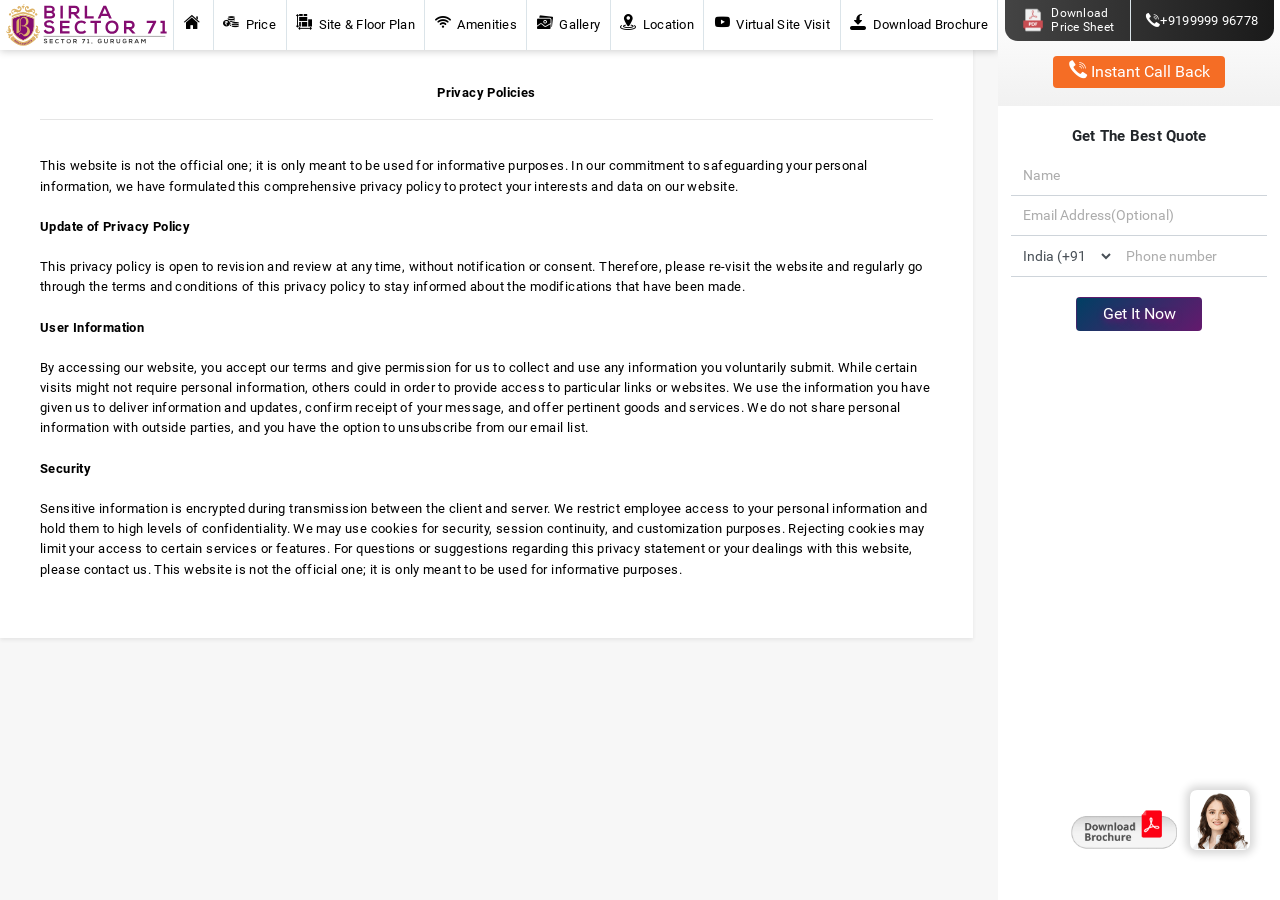
<file: realestate-landing-page/webclone/www.birlassector71.com/birla-estate-sector71-gurugram/privacy-policy.html>
<!DOCTYPE html>
<html lang="en">

<!-- Mirrored from www.birlassector71.com/birla-estate-sector71-gurugram/privacy-policy.php by HTTrack Website Copier/3.x [XR&CO'2014], Wed, 29 Oct 2025 23:55:59 GMT -->
<!-- Added by HTTrack --><meta http-equiv="content-type" content="text/html;charset=UTF-8" /><!-- /Added by HTTrack -->
<head>
<!-- Google Tag Manager -->
<script>(function(w,d,s,l,i){w[l]=w[l]||[];w[l].push({'gtm.start':
new Date().getTime(),event:'gtm.js'});var f=d.getElementsByTagName(s)[0],
j=d.createElement(s),dl=l!='dataLayer'?'&l='+l:'';j.async=true;j.src=
'../../www.googletagmanager.com/gtm5445.html?id='+i+dl;f.parentNode.insertBefore(j,f);
})(window,document,'script','dataLayer','GTM-WMFHKLP3');</script>
<!-- End Google Tag Manager -->

<!-- Google tag (gtag.js) -->
<script async src="https://www.googletagmanager.com/gtag/js?id=AW-17708872170"></script>
<script>
  window.dataLayer = window.dataLayer || [];
  function gtag(){dataLayer.push(arguments);}
  gtag('js', new Date());
  gtag('config', 'AW-17708872170');
</script>

             <meta charset="utf-8" />
        <meta name="viewport" content="width=device-width, initial-scale=1, shrink-to-fit=no" />
        
        <link rel="icon" type="image/x-icon" href="favicon.png"  />
        <title>Birla Sector 71 - 3 & 3.5 BHK Luxury Apartments in Gurugram </title>
        <link rel="preload" href="assets/img/mobl.webp" as="image"> 
        <link rel="stylesheet" href="assets/css/pure_style.css" />
        <link rel="preload" href="assets/css/pure_style.css" as="style" />
        <link rel="preload" href="assets/fonts/micon.woff2" as="font" type="font/woff2" crossorigin />
        <link rel="dns-prefetch" href="http://google-analytics.com/" crossorigin />
        <link rel="dns-prefetch" href="http://googletagmanager.com/" crossorigin />
        <link rel="dns-prefetch" href="http://www.googleadservices.com/" crossorigin />
        <link rel="dns-prefetch" href="http://googleads.g.doubleclick.net/" crossorigin />
        <meta name="description" content=" Birla Sector 71 offering 3 & 3.5 BHK luxury apartments in Gurugram. Check property prices, floor plans & amenities.  "/>
        <meta name="keywords" content=""/>
        <link rel="canonical" href="index.html" />
        <meta property="og:title" content="Birla Sector 71 - 3 & 3.5 BHK Luxury Apartments in Gurugram " />
        <meta property="og:type" content="https://www.birlassector71.com/birla-estate-sector71-gurugram/" />
        <meta property="og:url" content="https://www.birlassector71.com/birla-estate-sector71-gurugram/" />
        <meta property="og:image" content="./assets/img/desktb1.webp" />
        <meta property="og:description" content=" Birla Sector 71 offering 3 & 3.5 BHK luxury apartments in Gurugram. Check property prices, floor plans & amenities.  " />
        <meta property="twitter:title" content="Birla Sector 71 - 3 & 3.5 BHK Luxury Apartments in Gurugram " />
        <meta property="twitter:description" content=" Birla Sector 71 offering 3 & 3.5 BHK luxury apartments in Gurugram. Check property prices, floor plans & amenities.  " />
        <meta property="twitter:card" content="summary_large_image" />
        <style>
            :root {--colorPrimary: #840d70;--colorSecondary: #003f64; --colorBtn: #ffffff;--bgDesk: url('https://www.birlassector71.com/img/desktb1.webp');--bgMob: url('https://www.birlassector71.com/img/mobl.webp');
}
            @font-face { font-family: 'Roboto'; src: url('assets/fonts/Roboto-Regular.woff2') format('woff2'); font-weight: normal; }
            @font-face {font-family: 'Roboto'; src: url('assets/fonts/Roboto-Bold.woff2') format('woff2'); font-weight: bold; }
            #loader {width: 100vw;height: 100vh;background-color: rgba(255, 255, 255, 1);position: fixed;top: 0;left: 0;z-index: 1040;}
            .loader-text {display: block;text-align: center;color: #d7d7d7;font-family: Roboto, sans-serif;position: absolute;top: 50%;left: 50%;-webkit-transform: translate(-50%, -50%);-moz-transform: translate(-50%, -50%);-ms-transform: translate(-50%, -50%);-o-transform: translate(-50%, -50%);transform: translate(-50%, -50%);}
            @keyframes loader {
                0% {filter: grayscale(0);}
                50% {filter: grayscale(100%);}
                100% {filter: grayscale(0);}}
            /*.loader-logo {width: 300px;-webkit-animation: loader 1.3s infinite linear;-moz-animation: loader 1.3s infinite linear;-ms-animation: loader 1.3s infinite linear;-o-animation: loader 1.3s infinite linear;animation: loader 1.3s infinite linear;}*/
            /*.pload {display: none;}*/
            .iti__flag-container {display: none;}
            section#mymap {height: 540px;}
            button.btn.btn-sm.btn-outline-info.sectio-bro-btn.overflow-hidden.enqModal {margin-bottom: 15px;}
            input#submitBtn {margin: 15px 0;}
            .textcolor{color:#fff;}
            button.btn.btn-info.micro-form-btn.effetMoveGradient.submitBtn.enqModal {margin-bottom: 15px;}
            a.drift-open-chat {color: #fff;}
            p{text-align: justify;}
            select.my_country_name.form-control.rounded-0.micro-form-field {float: left;display: inline-block;width: 40%;padding-left: 8px;}
            input#modal_my_mobile {width: 60%;}
            /*--for thank you page --*/
            .thankyou-text p {text-align: center !important;}
        </style>
        <!-- Small Chatbot -->
        
        <link rel="stylesheet" href="assets/css/chatv25.css" />

<!-- Small Chatbot -->
<div class="chat-pop-sm">
    <button id="chat-pop-sm-close" type="button" class="close" data-dismiss="chat-pop-sm" aria-label="Close">
        <span aria-hidden="true">×</span>
    </button>
    <div class="chat-pop-txt">
        “Hey, I'm Pooja Agarwal!“ <strong>How can I help you?</strong>
    </div>
    <button class="chat-pop-sm-btn openchat" type="button" id="chat-square-small">Let's Chat</button>
</div>
<!-- Small Chatbot -->

<!-- Chatbot -->
<div id="chat-square" class="btn"></div>
<div id="chat-close" class="btn chat-box-toggle">
    <div class="close-img"></div>
</div>

<div class="chat-wrapper">
    <div class="chat-header">
        <div class="chat-header-photo">
            <span class="active-circle"></span>
        </div>
        <div class="chat-header-name">Pooja Agarwal</div>
    </div>

    <div class="chat-box-body">
        <div class="chat-box-overlay"></div>
        <div class="chat-logs">
            <div id="hb-chat-bot">
                <div class="chat-container">
                    <div class="chat-messages-time"></div>
                    <div class="chat-messages-container"></div>
                    <div class="chat-actions-container"></div>
                    <div class="chat-footer"></div>
                </div>
            </div>
        </div>
    </div>
</div>
<!-- Chatbot -->

        <!-- Chatbot -->
    </head>
    <body data-spy="scroll" data-target="#navbarNav">
<!-- Google Tag Manager (noscript) -->
<noscript><iframe src="https://www.googletagmanager.com/ns.html?id=GTM-WMFHKLP3"
height="0" width="0" style="display:none;visibility:hidden"></iframe></noscript>
<!-- End Google Tag Manager (noscript) -->

      <header class="micro-nav fixed-top pload">
            <nav class="navbar navbar-expand-lg navbar-light bg-white micro-navbar">
                <a class="navbar-brand" href="index.html" ><img alt="Birla Sector 71 Gurgaon Logo" src="assets/img/logo.svg" class="logo" /></a>
                <button class="navbar-toggler" type="button" data-toggle="collapse" data-target="#navbarNav" aria-controls="navbarNav" aria-expanded="false" aria-label="Toggle navigation"><span class="navbar-toggler-icon"></span></button>
                <div class="collapse navbar-collapse" id="navbarNav">
                    <ul class="navbar-nav nav-fill">
                        <li class="nav-item"><a class="nav-link" href="#home"><i class="mi mi-home nav-icon"></i><span class="d-sm-inline d-md-none"> Home</span></a></li>
                        <li class="nav-item"><a class="nav-link" href="#pricing"><i class="mi mi-price nav-icon"></i> Price</a></li>
                        <li class="nav-item"><a class="nav-link" href="#sitefloorplan"><i class="mi mi-siteplan nav-icon"></i> Site &amp; Floor Plan</a></li>
                        <li class="nav-item"><a class="nav-link" href="#amenities"><i class="mi mi-ami nav-icon"></i> Amenities</a></li>
                        <li class="nav-item"><a class="nav-link" href="#gallery"><i class="mi mi-gallery nav-icon"></i> Gallery</a></li>
                        <li class="nav-item"><a class="nav-link" href="#address_section"><i class="mi mi-location nav-icon"></i> Location</a></li>
                        <li class="nav-item"><a class="nav-link" href="#sitevisit"><i class="mi mi-sitevisit nav-icon"></i> Virtual Site Visit </a></li>
<li class="nav-item overflow-hidden"><a class="nav-link enqModal" href="#" data-form="md" data-title="Download brochure" data-btn="Download now" data-enquiry="Download Brochure Toolbar" data-redirect="brochure" data-redirect-file="brochure.pdf" data-toggle="modal" data-target="#enqModal" > <i class="mi mi-download nav-icon d-inline-block animated slideInDown infinite"></i> Download Brochure </a> </li> </ul>
                </div>
            </nav>
        </header>
<main class="pload">
 <!--<style>-->
 <!--    section{-->
 <!--        height: 100vh;-->
 <!--    }-->
 <!--</style>-->
  <section class="section shadow-sm lazyload" id="developer">
    <div class="thankyou-text">
<p><br><br>
<b>Privacy Policies</b><hr><br>
This website is not the official one; it is only meant to be used for informative purposes. In our commitment to safeguarding your personal information, we have formulated this comprehensive privacy policy to protect your interests and data on our website.
<br><br>
<!--<b>Privacy Policy</b><br><br>-->
<!--This website is not the official one; it is only meant to be used for informative purposes. In our commitment to safeguarding your personal information, we have formulated this comprehensive privacy policy to protect your interests and data on our website.-->
<!--<br><br>-->
<b>Update of Privacy Policy</b><br><br>
This privacy policy is open to revision and review at any time, without notification or consent. Therefore, please re-visit the website and regularly go through the terms and conditions of this privacy policy to stay informed about the modifications that have been made.
<br><br>
<b>User Information</b><br><br>
By accessing our website, you accept our terms and give permission for us to collect and use any information you voluntarily submit. While certain visits might not require personal information, others could in order to provide access to particular links or websites. We use the information you have given us to deliver information and updates, confirm receipt of your message, and offer pertinent goods and services. We do not share personal information with outside parties, and you have the option to unsubscribe from our email list.
<br><br>
<b>Security</b><br><br>
Sensitive information is encrypted during transmission between the client and server. We restrict employee access to your personal information and hold them to high levels of confidentiality. We may use cookies for security, session continuity, and customization purposes. Rejecting cookies may limit your access to certain services or features.

For questions or suggestions regarding this privacy statement or your dealings with this website, please contact us.

This website is not the official one; it is only meant to be used for informative purposes.
<br><br>

</p>
    </div>
</section>
    

</main>

<style>
.action-icon img{ height: 22px; width: auto; margin-right: 7px; }
.ft-main{ display:flex; justify-content:center; align-items:center; width:100%; padding:0% 2%; font-size:14px; }
.ft-left{ width:82%; }
.ft-right{ width:16%; }
.acceptcookies{ font-size: 16px; padding: 3px 30px; }
@media (min-width: 1920px) and (max-width: 2560px)  {
    .ft-main{ font-size:19px; }
    }
@media (min-width: 2561px) and (max-width: 5120px)  {
    .ft-main{ font-size:36px; }
    }
@media (min-width: 1920px) and (max-width: 5120px)  {
    .acceptcookies{ font-size: 46px; padding: 3px 30px; }
    }
@media (min-width: 320px) and (max-width: 767px)  {
    .ft-main{ display:block; }
    .ft-left{ width:100%; text-align:justify; }
    .ft-right{ width:100%; }
    .acceptcookies{ margin-top: 10px; margin-left:0px!important; }
     }
</style>
     <!--exit modal 1 start -->
     <div class="modal fade lightbox" id="enqModal233"  role="dialog" aria-hidden="true"></div>
     <!--Exit modal 1 end-->
     <!--exit modal 2 start -->
     <div class="modal fade lightbox2 abc"></div> 
    <!--exit modal 2 end -->
            <div class="micro-side text-center">
                <div class="og-section pb-2">
                    <ul class="nav nav-fill og-block">
                        <li class="new-pdf nav-item enqModal" data-form="lg" data-title="Download Price Sheet" data-btn="Download Now" data-enquiry="Download Price Sheet Top Corner Desktop" data-toggle="modal" data-target="#enqModal"><div><img src="assets/img/newpdfimg.png" class="bounce pdf-img"></div><div>Download<br>Price Sheet</div></li>
                        <li class="nav-item driftc d-flex-center-items"> <a href="tel:+9199999 96778" class="textcolor d-flex-center-items"><i class="mi mi-call"></i> +9199999 96778</a></li>   
                    </ul>
                    <button
                        class="btn-danger pulse-shadow btn btn-sm btn-info micro-form-btn-sm effectScale enqModal mt-1"
                        data-form="sm"
                        data-title="Instant Call Back"
                        data-btn="Request Call Now"
                        data-enquiry="Request Call Back"
                        data-toggle="modal"
                        data-target="#enqModal"
                    >
                        <span class="mi mi-call action-icon"></span> Instant Call Back</button>
                </div>
                <span class="d-block form-heading font-weight-bold mr-tb-text">Get The Best Quote</span>
                <form action="https://microsite.fanmrealty.com/live/lead-callback-v25.php" method="post" class="form-side" id="pardotForm" class="pardotForm">
                    <input type="text" id="fname" placeholder="Name" name="fname" class="form-control rounded-0 micro-form-field" required>
                    <div class="error" id="name_error"></div>
                    <input type="email" id="email" placeholder="Email Address(Optional)" name="email" class="form-control rounded-0 micro-form-field" formnovalidate>
                    <div class="error" id="address_error"></div>
                    <select class="my_country_name form-control rounded-0 micro-form-field" aria-label="countryname" name="country_name">
                        <option data-countrycode="IN" value="India" data-contry_code="91">India (+91)</option>
                        <option data-countrycode="AF" value="Afghanistan" data-contry_code="93">Afghanistan (+93)</option>
                        <option data-countrycode="AL" value="Albania" data-contry_code="355">Albania (+355)</option>
                        <option data-countrycode="DZ" value="Algeria" data-contry_code="213">Algeria (+213)</option>
                        <option data-countrycode="AS" value="American Samoa" data-contry_code="1-684">American Samoa (+1-684)</option>
                        <option data-countrycode="AD" value="Andorra" data-contry_code="376">Andorra (+376)</option>
                        <option data-countrycode="AO" value="Angola" data-contry_code="244">Angola (+244)</option>
                        <option data-countrycode="AI" value="Anguilla" data-contry_code="1-264">Anguilla (+1-264)</option>
                        <option data-countrycode="AQ" value="Antarctica" data-contry_code="672">Antarctica (+672)</option>
                        <option data-countrycode="AG" value="Antigua and Barbuda" data-contry_code="1-268">Antigua and Barbuda (+1-268)</option>
                        <option data-countrycode="AR" value="Argentina" data-contry_code="54">Argentina (+54)</option>
                        <option data-countrycode="AM" value="Armenia" data-contry_code="374">Armenia (+374)</option>
                        <option data-countrycode="AW" value="Aruba" data-contry_code="297">Aruba (+297)</option>
                        <option data-countrycode="AU" value="Australia" data-contry_code="61">Australia (+61)</option>
                        <option data-countrycode="AT" value="Austria" data-contry_code="43">Austria (+43)</option>
                        <option data-countrycode="AZ" value="Azerbaijan" data-contry_code="994">Azerbaijan (+994)</option>
                        <option data-countrycode="BS" value="Bahamas" data-contry_code="1-242">Bahamas (+1-242)</option>
                        <option data-countrycode="BH" value="Bahrain" data-contry_code="973">Bahrain (+973)</option>
                        <option data-countrycode="BD" value="Bangladesh" data-contry_code="880">Bangladesh (+880)</option>
                        <option data-countrycode="BB" value="Barbados" data-contry_code="1-246">Barbados (+1-246)</option>
                        <option data-countrycode="BY" value="Belarus" data-contry_code="375">Belarus (+375)</option>
                        <option data-countrycode="BE" value="Belgium" data-contry_code="32">Belgium (+32)</option>
                        <option data-countrycode="BZ" value="Belize" data-contry_code="501">Belize (+501)</option>
                        <option data-countrycode="BJ" value="Benin" data-contry_code="229">Benin (+229)</option>
                        <option data-countrycode="BM" value="Bermuda" data-contry_code="1-441">Bermuda (+1-441)</option>
                        <option data-countrycode="BT" value="Bhutan" data-contry_code="975">Bhutan (+975)</option>
                        <option data-countrycode="BO" value="Bolivia" data-contry_code="591">Bolivia (+591)</option>
                        <option data-countrycode="BA" value="Bosnia and Herzegowina" data-contry_code="387">Bosnia and Herzegowina (+387)</option>
                        <option data-countrycode="BW" value="Botswana" data-contry_code="267">Botswana (+267)</option>
                        <option data-countrycode="BV" value="Bouvet Island" data-contry_code="47">Bouvet Island (+47)</option>
                        <option data-countrycode="BR" value="Brazil" data-contry_code="55">Brazil (+55)</option>
                        <option data-countrycode="IO" value="British Indian Ocean Territory" data-contry_code="246">British Indian Ocean Territory (+246)</option>
                        <option data-countrycode="BN" value="Brunei Darussalam" data-contry_code="673">Brunei Darussalam (+673)</option>
                        <option data-countrycode="BG" value="Bulgaria" data-contry_code="359">Bulgaria (+359)</option>
                        <option data-countrycode="BF" value="Burkina Faso" data-contry_code="226">Burkina Faso (+226)</option>
                        <option data-countrycode="BI" value="Burundi" data-contry_code="257">Burundi (+257)</option>
                        <option data-countrycode="KH" value="Cambodia" data-contry_code="855">Cambodia (+855)</option>
                        <option data-countrycode="CM" value="Cameroon" data-contry_code="237">Cameroon (+237)</option>
                        <option data-countrycode="CA" value="Canada" data-contry_code="1">Canada (+1)</option>
                        <option data-countrycode="CV" value="Cape Verde" data-contry_code="238">Cape Verde (+238)</option>
                        <option data-countrycode="KY" value="Cayman Islands" data-contry_code="1-345">Cayman Islands (+1-345)</option>
                        <option data-countrycode="CF" value="Central African Republic" data-contry_code="236">Central African Republic (+236)</option>
                        <option data-countrycode="TD" value="Chad" data-contry_code="235">Chad (+235)</option>
                        <option data-countrycode="CL" value="Chile" data-contry_code="56">Chile (+56)</option>
                        <option data-countrycode="CN" value="China" data-contry_code="86">China (+86)</option>
                        <option data-countrycode="CX" value="Christmas Island" data-contry_code="61">Christmas Island (+61)</option>
                        <option data-countrycode="CC" value="Cocos (Keeling) Islands" data-contry_code="61">Cocos (Keeling) Islands (+61)</option>
                        <option data-countrycode="CO" value="Colombia" data-contry_code="57">Colombia (+57)</option>
                        <option data-countrycode="KM" value="Comoros" data-contry_code="269">Comoros (+269)</option>
                        <option data-countrycode="CG" value="Congo Democratic Republic of" data-contry_code="242">Congo Democratic Republic of (+242)</option>
                        <option data-countrycode="CK" value="Cook Islands" data-contry_code="682">Cook Islands (+682)</option>
                        <option data-countrycode="CR" value="Costa Rica" data-contry_code="506">Costa Rica (+506)</option>
                        <option data-countrycode="CI" value="Cote D'Ivoire" data-contry_code="225">Cote D'Ivoire (+225)</option>
                        <option data-countrycode="HR" value="Croatia" data-contry_code="385">Croatia (+385)</option>
                        <option data-countrycode="CU" value="Cuba" data-contry_code="53">Cuba (+53)</option>
                        <option data-countrycode="CY" value="Cyprus" data-contry_code="357">Cyprus (+357)</option>
                        <option data-countrycode="CZ" value="Czech Republic" data-contry_code="420">Czech Republic (+420)</option>
                        <option data-countrycode="DK" value="Denmark" data-contry_code="45">Denmark (+45)</option>
                        <option data-countrycode="DJ" value="Djibouti" data-contry_code="253">Djibouti (+253)</option>
                        <option data-countrycode="DM" value="Dominica" data-contry_code="1-767">Dominica (+1-767)</option>
                        <option data-countrycode="DO" value="Dominican Republic" data-contry_code="1-809">Dominican Republic (+1-809)</option>
                        <option data-countrycode="TL" value="Timor-Leste" data-contry_code="670">Timor-Leste (+670)</option>
                        <option data-countrycode="EC" value="Ecuador" data-contry_code="593">Ecuador (+593)</option>
                        <option data-countrycode="EG" value="Egypt" data-contry_code="20">Egypt (+20)</option>
                        <option data-countrycode="SV" value="El Salvador" data-contry_code="503">El Salvador (+503)</option>
                        <option data-countrycode="GQ" value="Equatorial Guinea" data-contry_code="240">Equatorial Guinea (+240)</option>
                        <option data-countrycode="ER" value="Eritrea" data-contry_code="291">Eritrea (+291)</option>
                        <option data-countrycode="EE" value="Estonia" data-contry_code="372">Estonia (+372)</option>
                        <option data-countrycode="ET" value="Ethiopia" data-contry_code="251">Ethiopia (+251)</option>
                        <option data-countrycode="FK" value="Falkland Islands (Malvinas)" data-contry_code="500">Falkland Islands (Malvinas) (+500)</option>
                        <option data-countrycode="FO" value="Faroe Islands" data-contry_code="298">Faroe Islands (+298)</option>
                        <option data-countrycode="FJ" value="Fiji" data-contry_code="679">Fiji (+679)</option>
                        <option data-countrycode="FI" value="Finland" data-contry_code="358">Finland (+358)</option>
                        <option data-countrycode="FR" value="France" data-contry_code="33">France (+33)</option>
                        <option data-countrycode="GF" value="French Guiana" data-contry_code="594">French Guiana (+594)</option>
                        <option data-countrycode="PF" value="French Polynesia" data-contry_code="689">French Polynesia (+689)</option>
                        <option data-countrycode="GA" value="Gabon" data-contry_code="241">Gabon (+241)</option>
                        <option data-countrycode="GM" value="Gambia" data-contry_code="220">Gambia (+220)</option>
                        <option data-countrycode="GE" value="Georgia" data-contry_code="995">Georgia (+995)</option>
                        <option data-countrycode="DE" value="Germany" data-contry_code="49">Germany (+49)</option>
                        <option data-countrycode="GH" value="Ghana" data-contry_code="233">Ghana (+233)</option>
                        <option data-countrycode="GI" value="Gibraltar" data-contry_code="350">Gibraltar (+350)</option>
                        <option data-countrycode="GR" value="Greece" data-contry_code="30">Greece (+30)</option>
                        <option data-countrycode="GL" value="Greenland" data-contry_code="299">Greenland (+299)</option>
                        <option data-countrycode="GD" value="Grenada" data-contry_code="1-473">Grenada (+1-473)</option>
                        <option data-countrycode="GP" value="Guadeloupe" data-contry_code="590">Guadeloupe (+590)</option>
                        <option data-countrycode="GU" value="Guam" data-contry_code="1-671">Guam (+1-671)</option>
                        <option data-countrycode="GT" value="Guatemala" data-contry_code="502">Guatemala (+502)</option>
                        <option data-countrycode="GN" value="Guinea" data-contry_code="224">Guinea (+224)</option>
                        <option data-countrycode="GW" value="Guinea-bissau" data-contry_code="245">Guinea-bissau (+245)</option>
                        <option data-countrycode="GY" value="Guyana" data-contry_code="592">Guyana (+592)</option>
                        <option data-countrycode="HT" value="Haiti" data-contry_code="509">Haiti (+509)</option>
                        <option data-countrycode="HM" value="Heard Island and McDonald Islands" data-contry_code="011">Heard Island and McDonald Islands (+011)</option>
                        <option data-countrycode="HN" value="Honduras" data-contry_code="504">Honduras (+504)</option>
                        <option data-countrycode="HK" value="Hong Kong" data-contry_code="852">Hong Kong (+852)</option>
                        <option data-countrycode="HU" value="Hungary" data-contry_code="36">Hungary (+36)</option>
                        <option data-countrycode="IS" value="Iceland" data-contry_code="354">Iceland (+354)</option>
                        <option data-countrycode="IN" value="India" data-contry_code="91" selected="">India (+91)</option>
                        <option data-countrycode="ID" value="Indonesia" data-contry_code="62">Indonesia (+62)</option>
                        <option data-countrycode="IR" value="Iran (Islamic Republic of)" data-contry_code="98">Iran (Islamic Republic of) (+98)</option>
                        <option data-countrycode="IQ" value="Iraq" data-contry_code="964">Iraq (+964)</option>
                        <option data-countrycode="IE" value="Ireland" data-contry_code="353">Ireland (+353)</option>
                        <option data-countrycode="IL" value="Israel" data-contry_code="972">Israel (+972)</option>
                        <option data-countrycode="IT" value="Italy" data-contry_code="39">Italy (+39)</option>
                        <option data-countrycode="JM" value="Jamaica" data-contry_code="1-876">Jamaica (+1-876)</option>
                        <option data-countrycode="JP" value="Japan" data-contry_code="81">Japan (+81)</option>
                        <option data-countrycode="JO" value="Jordan" data-contry_code="962">Jordan (+962)</option>
                        <option data-countrycode="KZ" value="Kazakhstan" data-contry_code="7">Kazakhstan (+7)</option>
                        <option data-countrycode="KE" value="Kenya" data-contry_code="254">Kenya (+254)</option>
                        <option data-countrycode="KI" value="Kiribati" data-contry_code="686">Kiribati (+686)</option>
                        <option data-countrycode="KP" value="Korea, Democratic People's Republic of" data-contry_code="850">Korea, Democratic People's Republic of (+850)</option>
                        <option data-countrycode="KR" value="South Korea" data-contry_code="82">South Korea (+82)</option>
                        <option data-countrycode="KW" value="Kuwait" data-contry_code="965">Kuwait (+965)</option>
                        <option data-countrycode="KG" value="Kyrgyzstan" data-contry_code="996">Kyrgyzstan (+996)</option>
                        <option data-countrycode="LA" value="Lao People's Democratic Republic" data-contry_code="856">Lao People's Democratic Republic (+856)</option>
                        <option data-countrycode="LV" value="Latvia" data-contry_code="371">Latvia (+371)</option>
                        <option data-countrycode="LB" value="Lebanon" data-contry_code="961">Lebanon (+961)</option>
                        <option data-countrycode="LS" value="Lesotho" data-contry_code="266">Lesotho (+266)</option>
                        <option data-countrycode="LR" value="Liberia" data-contry_code="231">Liberia (+231)</option>
                        <option data-countrycode="LY" value="Libya" data-contry_code="218">Libya (+218)</option>
                        <option data-countrycode="LI" value="Liechtenstein" data-contry_code="423">Liechtenstein (+423)</option>
                        <option data-countrycode="LT" value="Lithuania" data-contry_code="370">Lithuania (+370)</option>
                        <option data-countrycode="LU" value="Luxembourg" data-contry_code="352">Luxembourg (+352)</option>
                        <option data-countrycode="MO" value="Macao" data-contry_code="853">Macao (+853)</option>
                        <option data-countrycode="MK" value="Macedonia, The Former Yugoslav Republic of" data-contry_code="389">Macedonia, The Former Yugoslav Republic of (+389)</option>
                        <option data-countrycode="MG" value="Madagascar" data-contry_code="261">Madagascar (+261)</option>
                        <option data-countrycode="MW" value="Malawi" data-contry_code="265">Malawi (+265)</option>
                        <option data-countrycode="MY" value="Malaysia" data-contry_code="60">Malaysia (+60)</option>
                        <option data-countrycode="MV" value="Maldives" data-contry_code="960">Maldives (+960)</option>
                        <option data-countrycode="ML" value="Mali" data-contry_code="223">Mali (+223)</option>
                        <option data-countrycode="MT" value="Malta" data-contry_code="356">Malta (+356)</option>
                        <option data-countrycode="MH" value="Marshall Islands" data-contry_code="692">Marshall Islands (+692)</option>
                        <option data-countrycode="MQ" value="Martinique" data-contry_code="596">Martinique (+596)</option>
                        <option data-countrycode="MR" value="Mauritania" data-contry_code="222">Mauritania (+222)</option>
                        <option data-countrycode="MU" value="Mauritius" data-contry_code="230">Mauritius (+230)</option>
                        <option data-countrycode="YT" value="Mayotte" data-contry_code="262">Mayotte (+262)</option>
                        <option data-countrycode="MX" value="Mexico" data-contry_code="52">Mexico (+52)</option>
                        <option data-countrycode="FM" value="Micronesia, Federated States of" data-contry_code="691">Micronesia, Federated States of (+691)</option>
                        <option data-countrycode="MD" value="Moldova" data-contry_code="373">Moldova (+373)</option>
                        <option data-countrycode="MC" value="Monaco" data-contry_code="377">Monaco (+377)</option>
                        <option data-countrycode="MN" value="Mongolia" data-contry_code="976">Mongolia (+976)</option>
                        <option data-countrycode="MS" value="Montserrat" data-contry_code="1-664">Montserrat (+1-664)</option>
                        <option data-countrycode="MA" value="Morocco" data-contry_code="212">Morocco (+212)</option>
                        <option data-countrycode="MZ" value="Mozambique" data-contry_code="258">Mozambique (+258)</option>
                        <option data-countrycode="MM" value="Myanmar" data-contry_code="95">Myanmar (+95)</option>
                        <option data-countrycode="NA" value="Namibia" data-contry_code="264">Namibia (+264)</option>
                        <option data-countrycode="NR" value="Nauru" data-contry_code="674">Nauru (+674)</option>
                        <option data-countrycode="NP" value="Nepal" data-contry_code="977">Nepal (+977)</option>
                        <option data-countrycode="NL" value="Netherlands" data-contry_code="31">Netherlands (+31)</option>
                        <option data-countrycode="AN" value="Netherlands Antilles" data-contry_code="599">Netherlands Antilles (+599)</option>
                        <option data-countrycode="NC" value="New Caledonia" data-contry_code="687">New Caledonia (+687 )</option>
                        <option data-countrycode="NZ" value="New Zealand" data-contry_code="64">New Zealand (+64)</option>
                        <option data-countrycode="NI" value="Nicaragua" data-contry_code="505">Nicaragua (+505)</option>
                        <option data-countrycode="NE" value="Niger" data-contry_code="227">Niger (+227)</option>
                        <option data-countrycode="NG" value="Nigeria" data-contry_code="234">Nigeria (+234)</option>
                        <option data-countrycode="NU" value="Niue" data-contry_code="683">Niue (+683)</option>
                        <option data-countrycode="NF" value="Norfolk Island" data-contry_code="672">Norfolk Island (+672)</option>
                        <option data-countrycode="MP" value="Northern Mariana Islands" data-contry_code="1-670">Northern Mariana Islands (+1-670)</option>
                        <option data-countrycode="NO" value="Norway" data-contry_code="47">Norway (+47)</option>
                        <option data-countrycode="OM" value="Oman" data-contry_code="968">Oman (+968)</option>
                        <option data-countrycode="PK" value="Pakistan" data-contry_code="92">Pakistan (+92)</option>
                        <option data-countrycode="PW" value="Palau" data-contry_code="680">Palau (+680)</option>
                        <option data-countrycode="PA" value="Panama" data-contry_code="507">Panama (+507)</option>
                        <option data-countrycode="PG" value="Papua New Guinea" data-contry_code="675">Papua New Guinea (+675)</option>
                        <option data-countrycode="PY" value="Paraguay" data-contry_code="595">Paraguay (+595)</option>
                        <option data-countrycode="PE" value="Peru" data-contry_code="51">Peru (+51)</option>
                        <option data-countrycode="PH" value="Philippines" data-contry_code="63">Philippines (+63)</option>
                        <option data-countrycode="PN" value="Pitcairn" data-contry_code="64">Pitcairn (+64)</option>
                        <option data-countrycode="PL" value="Poland" data-contry_code="48">Poland (+48)</option>
                        <option data-countrycode="PT" value="Portugal" data-contry_code="351">Portugal (+351)</option>
                        <option data-countrycode="PR" value="Puerto Rico" data-contry_code="1-787">Puerto Rico (+1-787)</option>
                        <option data-countrycode="QA" value="Qatar" data-contry_code="974">Qatar (+974)</option>
                        <option data-countrycode="RE" value="Reunion" data-contry_code="262">Reunion (+262)</option>
                        <option data-countrycode="RO" value="Romania" data-contry_code="40">Romania (+40)</option>
                        <option data-countrycode="RU" value="Russian Federation" data-contry_code="7">Russian Federation (+7)</option>
                        <option data-countrycode="RW" value="Rwanda" data-contry_code="250">Rwanda (+250)</option>
                        <option data-countrycode="KN" value="Saint Kitts and Nevis" data-contry_code="1-869">Saint Kitts and Nevis (+1-869)</option>
                        <option data-countrycode="LC" value="Saint Lucia" data-contry_code="1-758">Saint Lucia (+1-758)</option>
                        <option data-countrycode="VC" value="Saint Vincent and the Grenadines" data-contry_code="1-784">Saint Vincent and the Grenadines (+1-784)</option>
                        <option data-countrycode="WS" value="Samoa" data-contry_code="685">Samoa (+685)</option>
                        <option data-countrycode="SM" value="San Marino" data-contry_code="378">San Marino (+378)</option>
                        <option data-countrycode="ST" value="Sao Tome and Principe" data-contry_code="239">Sao Tome and Principe (+239)</option>
                        <option data-countrycode="SA" value="Saudi Arabia" data-contry_code="966">Saudi Arabia (+966)</option>
                        <option data-countrycode="SN" value="Senegal" data-contry_code="221">Senegal (+221)</option>
                        <option data-countrycode="SC" value="Seychelles" data-contry_code="248">Seychelles (+248)</option>
                        <option data-countrycode="SL" value="Sierra Leone" data-contry_code="232">Sierra Leone (+232)</option>
                        <option data-countrycode="SG" value="Singapore" data-contry_code="65">Singapore (+65)</option>
                        <option data-countrycode="SK" value="Slovakia (Slovak Republic)" data-contry_code="421">Slovakia (Slovak Republic) (+421)</option>
                        <option data-countrycode="SI" value="Slovenia" data-contry_code="386">Slovenia (+386)</option>
                        <option data-countrycode="SB" value="Solomon Islands" data-contry_code="677">Solomon Islands (+677)</option>
                        <option data-countrycode="SO" value="Somalia" data-contry_code="252">Somalia (+252)</option>
                        <option data-countrycode="ZA" value="South Africa" data-contry_code="27">South Africa (+27)</option>
                        <option data-countrycode="GS" value="South Georgia and the South Sandwich Islands" data-contry_code="500">South Georgia and the South Sandwich Islands (+500)</option>
                        <option data-countrycode="ES" value="Spain" data-contry_code="34">Spain (+34)</option>
                        <option data-countrycode="LK" value="Sri Lanka" data-contry_code="94">Sri Lanka (+94)</option>
                        <option data-countrycode="SH" value="Saint Helena, Ascension and Tristan da Cunha" data-contry_code="290">Saint Helena, Ascension and Tristan da Cunha (+290)</option>
                        <option data-countrycode="PM" value="St. Pierre and Miquelon" data-contry_code="508">St. Pierre and Miquelon (+508)</option>
                        <option data-countrycode="SD" value="Sudan" data-contry_code="249">Sudan (+249)</option>
                        <option data-countrycode="SR" value="Suriname" data-contry_code="597">Suriname (+597)</option>
                        <option data-countrycode="SJ" value="Svalbard and Jan Mayen Islands" data-contry_code="47">Svalbard and Jan Mayen Islands (+47)</option>
                        <option data-countrycode="SZ" value="Swaziland" data-contry_code="268">Swaziland (+268)</option>
                        <option data-countrycode="SE" value="Sweden" data-contry_code="46">Sweden (+46)</option>
                        <option data-countrycode="CH" value="Switzerland" data-contry_code="41">Switzerland (+41)</option>
                        <option data-countrycode="SY" value="Syrian Arab Republic" data-contry_code="963">Syrian Arab Republic (+963)</option>
                        <option data-countrycode="TW" value="Taiwan" data-contry_code="886">Taiwan (+886)</option>
                        <option data-countrycode="TJ" value="Tajikistan" data-contry_code="992">Tajikistan (+992)</option>
                        <option data-countrycode="TZ" value="Tanzania, United Republic of" data-contry_code="255">Tanzania, United Republic of (+255)</option>
                        <option data-countrycode="TH" value="Thailand" data-contry_code="66">Thailand (+66)</option>
                        <option data-countrycode="TG" value="Togo" data-contry_code="228">Togo (+228)</option>
                        <option data-countrycode="TK" value="Tokelau" data-contry_code="690">Tokelau (+690)</option>
                        <option data-countrycode="TO" value="Tonga" data-contry_code="676">Tonga (+676)</option>
                        <option data-countrycode="TT" value="Trinidad and Tobago" data-contry_code="1-868">Trinidad and Tobago (+1-868)</option>
                        <option data-countrycode="TN" value="Tunisia" data-contry_code="216">Tunisia (+216)</option>
                        <option data-countrycode="TR" value="Turkey" data-contry_code="90">Turkey (+90)</option>
                        <option data-countrycode="TM" value="Turkmenistan" data-contry_code="993">Turkmenistan (+993)</option>
                        <option data-countrycode="TC" value="Turks and Caicos Islands" data-contry_code="1-649">Turks and Caicos Islands (+1-649)</option>
                        <option data-countrycode="TV" value="Tuvalu" data-contry_code="688">Tuvalu (+688)</option>
                        <option data-countrycode="UG" value="Uganda" data-contry_code="256">Uganda (+256)</option>
                        <option data-countrycode="UA" value="Ukraine" data-contry_code="380">Ukraine (+380)</option>
                        <option data-countrycode="AE" value="United Arab Emirates" data-contry_code="971">United Arab Emirates (+971)</option>
                        <option data-countrycode="GB" value="United Kingdom" data-contry_code="44">United Kingdom (+44)</option>
                        <option data-countrycode="US" value="United States" data-contry_code="1">United States (+1)</option>
                        <option data-countrycode="UM" value="United States Minor Outlying Islands" data-contry_code="246">United States Minor Outlying Islands (+246)</option>
                        <option data-countrycode="UY" value="Uruguay" data-contry_code="598">Uruguay (+598)</option>
                        <option data-countrycode="UZ" value="Uzbekistan" data-contry_code="998">Uzbekistan (+998)</option>
                        <option data-countrycode="VU" value="Vanuatu" data-contry_code="678">Vanuatu (+678)</option>
                        <option data-countrycode="VA" value="Vatican City State (Holy See)" data-contry_code="379">Vatican City State (Holy See) (+379)</option>
                        <option data-countrycode="VE" value="Venezuela" data-contry_code="58">Venezuela (+58)</option>
                        <option data-countrycode="VN" value="Vietnam" data-contry_code="84">Vietnam (+84)</option>
                        <option data-countrycode="VG" value="Virgin Islands (British)" data-contry_code="1-284">Virgin Islands (British) (+1-284)</option>
                        <option data-countrycode="VI" value="Virgin Islands (U.S.)" data-contry_code="1-340">Virgin Islands (U.S.) (+1-340)</option>
                        <option data-countrycode="WF" value="Wallis and Futuna Islands" data-contry_code="681">Wallis and Futuna Islands (+681)</option>
                        <option data-countrycode="EH" value="Western Sahara" data-contry_code="212">Western Sahara (+212)</option>
                        <option data-countrycode="YE" value="Yemen" data-contry_code="967">Yemen (+967)</option>
                        <option data-countrycode="RS" value="Serbia" data-contry_code="381">Serbia (+381)</option>
                        <option data-countrycode="ZM" value="Zambia" data-contry_code="260">Zambia (+260)</option>
                        <option data-countrycode="ZW" value="Zimbabwe" data-contry_code="263">Zimbabwe (+263)</option>
                        <option data-countrycode="AX" value="Aaland Islands" data-contry_code="358">Aaland Islands (+358)</option>
                        <option data-countrycode="PS" value="Palestine" data-contry_code="970">Palestine (+970)</option>
                        <option data-countrycode="ME" value="Montenegro" data-contry_code="382">Montenegro (+382)</option>
                        <option data-countrycode="GG" value="Guernsey" data-contry_code="44-1481">Guernsey (+44-1481)</option>
                        <option data-countrycode="IM" value="Isle of Man" data-contry_code="44-1624">Isle of Man (+44-1624)</option>
                        <option data-countrycode="JE" value="Jersey" data-contry_code="44-1534">Jersey (+44-1534)</option>
                        <option data-countrycode="CW" value="CuraÃ§ao" data-contry_code="599">CuraÃ§ao (+599)</option>
                        <option data-countrycode="CI" value="Ivory Coast" data-contry_code="225">Ivory Coast (+225)</option>
                        <option data-countrycode="XK" value="Kosovo" data-contry_code="383">Kosovo (+383)</option> 
                    </select>
                    <input type="hidden" value="+91"  name="country_code" id="country_code" class="operations-supplierCapacity" />
                   
                    <input name="modal_my_mobile2" class="form-control numeric rounded-0 micro-form-field" id="modal_my_mobile" pattern="^[_0-9]+" placeholder="Phone number" type="text" value="" required="required" data-error="Please enter your valid mobile number" onkeyup="if (/\D/g.test(this.value)) this.value = this.value.replace(/\D/g,'')">
        			<input type="hidden" id="first_name" name="first_name">
        		    <input type="hidden" id="last_name" name="last_name">
                    <input type="hidden" id="builder" name="builder" value=" Birla Estates">
                    <input type="hidden" id="project" name="project" value="Birla Sector 71 Gurgaon ">
                    <input type=hidden id="lead_source" name="lead_source" value="Microsite">
                    <input type="hidden" name=ip id="ip" value="211.132.176.145">
                    <input type="hidden" name=mobile id="modal_dg_mobile2" class="mobileconcat">
                    <input type="hidden" id="enquiredfor" name="enquiredfor" value="Pre Register here for Best Offers">
                    <input type="hidden" name="home_url" value="privacy-policy.html">
                    <input type="hidden" name="gclid" id="gclid" value="">
                    <input type="hidden" name="utm_source" id="utm_source" value="">
            <input type="hidden" name="utm_medium" id="utm_medium" value="">
            <input type="hidden" name="utm_campaign" id="utm_campaign" value="">
            <input type="hidden" name="utm_term" id="utm_term" value="">
            <input type="hidden" name="utm_physical_location" id="utm_physical_location" value="">
                <input type="hidden" name="utm_tragetid" id="utm_tragetid" value="">
                <input type="hidden" name="utm_target" id="utm_target" value="">
                <input type="hidden" name="utm_placement" id="utm_placement" value="">
                <input type="hidden" name="utm_adposition" id="utm_adposition" value="">
                <input type="hidden" id="organization_name" name="organization_name">
                    <input type="submit" value="Get It Now"  class="btn btn-info micro-form-btn effetMoveGradient submitBtn"  id="submitBtn">
                    <div><span class="errorMessage" id="errorMessage2" style="color: red; margin-left: 10px;"></span></div>
                </form>
                
            </div>
                       <div class="modal fade" id="enqModal"  role="dialog" aria-label="Connect with Us" aria-hidden="true">
                <div class="modal-dialog modal-dialog-centered enq-modal" role="document">
                    <div class="modal-content popmodal">
                        <div class="modal-body text-center">
                            <button type="button" class="close" data-dismiss="modal" aria-label="Close"><span aria-hidden="true">&times;</span></button>
                            <!--<div class="modal-head d-none"><span class="modal-title"> Download Brochure</span></div>-->
                            <div class="d-flex">
                                <div class="flex-fill align-self-center flex-shrink-1 modal-highlight-bg d-none d-lg-block popbox-left">
                                    <div class="poplogo-box"><span class="popup-logo"><img alt="Birla Sector 71 Gurgaon Logo" src="assets/img/logo.svg" class="poplogo"></span></div>
                                    <div class="popleftsec">
                                        <div class="popleftinner">
                                            <span class="modal-highlight-title">We Promise</span>
                                            <ul class="modal-highlight">
                                                <li><i class="mi mi-support-call"></i><span>Instant Call Back</span></li>
                                                <li><i class="mi mi-support-visit"></i><span>Free Site Visit</span></li>
                                                <li><i class="mi mi-support-price"></i><span>Unmatched Price</span></li>
                                            </ul>
                                        </div>
                                    </div>
                                </div>
                                <div class="flex-fill popbox-right">
                                    <div class="modal-head d-none"><span class="modal-title"> Download Brochure</span></div>
                                     <div class="poplogo-box desktop"><span class="popup-logo"><img alt="Birla Sector 71 Gurgaon Logo" src="assets/img/logo.svg" class="poplogo logo"></span></div>
                                    <span class="modal-title-secondary text-left"> Register here and Avail the <span class="text-danger">Best Offers!!</span></span>
                                    <form action="https://microsite.fanmrealty.com/live/lead-callback-v25.php" method="post" class="form-side" id="pardotForm" class="pardotForm">
                                    <input type="text" id="fname" placeholder="Name" name="fname" class="form-control rounded-0 micro-form-field" required>
                                    <div class="error" id="name_error"></div>
                                    <input type="email" id="email" placeholder="Email Address(Optional)" name="email" class="form-control rounded-0 micro-form-field" formnovalidate>
                                    <div class="error" id="address_error"></div>
                                    <select class="my_country_name form-control rounded-0 micro-form-field" aria-label="countryname" name="country_name">
                               <option data-countrycode="IN" value="India" data-contry_code="91">India (+91)</option>
                                        <option data-countrycode="AF" value="Afghanistan" data-contry_code="93">Afghanistan (+93)</option>
                                        <option data-countrycode="AL" value="Albania" data-contry_code="355">Albania (+355)</option>
                                        <option data-countrycode="DZ" value="Algeria" data-contry_code="213">Algeria (+213)</option>
                                        <option data-countrycode="AS" value="American Samoa" data-contry_code="1-684">American Samoa (+1-684)</option>
                                        <option data-countrycode="AD" value="Andorra" data-contry_code="376">Andorra (+376)</option>
                                        <option data-countrycode="AO" value="Angola" data-contry_code="244">Angola (+244)</option>
                                        <option data-countrycode="AI" value="Anguilla" data-contry_code="1-264">Anguilla (+1-264)</option>
                                        <option data-countrycode="AQ" value="Antarctica" data-contry_code="672">Antarctica (+672)</option>
                                        <option data-countrycode="AG" value="Antigua and Barbuda" data-contry_code="1-268">Antigua and Barbuda (+1-268)</option>
                                        <option data-countrycode="AR" value="Argentina" data-contry_code="54">Argentina (+54)</option>
                                        <option data-countrycode="AM" value="Armenia" data-contry_code="374">Armenia (+374)</option>
                                        <option data-countrycode="AW" value="Aruba" data-contry_code="297">Aruba (+297)</option>
                                        <option data-countrycode="AU" value="Australia" data-contry_code="61">Australia (+61)</option>
                                        <option data-countrycode="AT" value="Austria" data-contry_code="43">Austria (+43)</option>
                                        <option data-countrycode="AZ" value="Azerbaijan" data-contry_code="994">Azerbaijan (+994)</option>
                                        <option data-countrycode="BS" value="Bahamas" data-contry_code="1-242">Bahamas (+1-242)</option>
                                        <option data-countrycode="BH" value="Bahrain" data-contry_code="973">Bahrain (+973)</option>
                                        <option data-countrycode="BD" value="Bangladesh" data-contry_code="880">Bangladesh (+880)</option>
                                        <option data-countrycode="BB" value="Barbados" data-contry_code="1-246">Barbados (+1-246)</option>
                                        <option data-countrycode="BY" value="Belarus" data-contry_code="375">Belarus (+375)</option>
                                        <option data-countrycode="BE" value="Belgium" data-contry_code="32">Belgium (+32)</option>
                                        <option data-countrycode="BZ" value="Belize" data-contry_code="501">Belize (+501)</option>
                                        <option data-countrycode="BJ" value="Benin" data-contry_code="229">Benin (+229)</option>
                                        <option data-countrycode="BM" value="Bermuda" data-contry_code="1-441">Bermuda (+1-441)</option>
                                        <option data-countrycode="BT" value="Bhutan" data-contry_code="975">Bhutan (+975)</option>
                                        <option data-countrycode="BO" value="Bolivia" data-contry_code="591">Bolivia (+591)</option>
                                        <option data-countrycode="BA" value="Bosnia and Herzegowina" data-contry_code="387">Bosnia and Herzegowina (+387)</option>
                                        <option data-countrycode="BW" value="Botswana" data-contry_code="267">Botswana (+267)</option>
                                        <option data-countrycode="BV" value="Bouvet Island" data-contry_code="47">Bouvet Island (+47)</option>
                                        <option data-countrycode="BR" value="Brazil" data-contry_code="55">Brazil (+55)</option>
                                        <option data-countrycode="IO" value="British Indian Ocean Territory" data-contry_code="246">British Indian Ocean Territory (+246)</option>
                                        <option data-countrycode="BN" value="Brunei Darussalam" data-contry_code="673">Brunei Darussalam (+673)</option>
                                        <option data-countrycode="BG" value="Bulgaria" data-contry_code="359">Bulgaria (+359)</option>
                                        <option data-countrycode="BF" value="Burkina Faso" data-contry_code="226">Burkina Faso (+226)</option>
                                        <option data-countrycode="BI" value="Burundi" data-contry_code="257">Burundi (+257)</option>
                                        <option data-countrycode="KH" value="Cambodia" data-contry_code="855">Cambodia (+855)</option>
                                        <option data-countrycode="CM" value="Cameroon" data-contry_code="237">Cameroon (+237)</option>
                                        <option data-countrycode="CA" value="Canada" data-contry_code="1">Canada (+1)</option>
                                        <option data-countrycode="CV" value="Cape Verde" data-contry_code="238">Cape Verde (+238)</option>
                                        <option data-countrycode="KY" value="Cayman Islands" data-contry_code="1-345">Cayman Islands (+1-345)</option>
                                        <option data-countrycode="CF" value="Central African Republic" data-contry_code="236">Central African Republic (+236)</option>
                                        <option data-countrycode="TD" value="Chad" data-contry_code="235">Chad (+235)</option>
                                        <option data-countrycode="CL" value="Chile" data-contry_code="56">Chile (+56)</option>
                                        <option data-countrycode="CN" value="China" data-contry_code="86">China (+86)</option>
                                        <option data-countrycode="CX" value="Christmas Island" data-contry_code="61">Christmas Island (+61)</option>
                                        <option data-countrycode="CC" value="Cocos (Keeling) Islands" data-contry_code="61">Cocos (Keeling) Islands (+61)</option>
                                        <option data-countrycode="CO" value="Colombia" data-contry_code="57">Colombia (+57)</option>
                                        <option data-countrycode="KM" value="Comoros" data-contry_code="269">Comoros (+269)</option>
                                        <option data-countrycode="CG" value="Congo Democratic Republic of" data-contry_code="242">Congo Democratic Republic of (+242)</option>
                                        <option data-countrycode="CK" value="Cook Islands" data-contry_code="682">Cook Islands (+682)</option>
                                        <option data-countrycode="CR" value="Costa Rica" data-contry_code="506">Costa Rica (+506)</option>
                                        <option data-countrycode="CI" value="Cote D'Ivoire" data-contry_code="225">Cote D'Ivoire (+225)</option>
                                        <option data-countrycode="HR" value="Croatia" data-contry_code="385">Croatia (+385)</option>
                                        <option data-countrycode="CU" value="Cuba" data-contry_code="53">Cuba (+53)</option>
                                        <option data-countrycode="CY" value="Cyprus" data-contry_code="357">Cyprus (+357)</option>
                                        <option data-countrycode="CZ" value="Czech Republic" data-contry_code="420">Czech Republic (+420)</option>
                                        <option data-countrycode="DK" value="Denmark" data-contry_code="45">Denmark (+45)</option>
                                        <option data-countrycode="DJ" value="Djibouti" data-contry_code="253">Djibouti (+253)</option>
                                        <option data-countrycode="DM" value="Dominica" data-contry_code="1-767">Dominica (+1-767)</option>
                                        <option data-countrycode="DO" value="Dominican Republic" data-contry_code="1-809">Dominican Republic (+1-809)</option>
                                        <option data-countrycode="TL" value="Timor-Leste" data-contry_code="670">Timor-Leste (+670)</option>
                                        <option data-countrycode="EC" value="Ecuador" data-contry_code="593">Ecuador (+593)</option>
                                        <option data-countrycode="EG" value="Egypt" data-contry_code="20">Egypt (+20)</option>
                                        <option data-countrycode="SV" value="El Salvador" data-contry_code="503">El Salvador (+503)</option>
                                        <option data-countrycode="GQ" value="Equatorial Guinea" data-contry_code="240">Equatorial Guinea (+240)</option>
                                        <option data-countrycode="ER" value="Eritrea" data-contry_code="291">Eritrea (+291)</option>
                                        <option data-countrycode="EE" value="Estonia" data-contry_code="372">Estonia (+372)</option>
                                        <option data-countrycode="ET" value="Ethiopia" data-contry_code="251">Ethiopia (+251)</option>
                                        <option data-countrycode="FK" value="Falkland Islands (Malvinas)" data-contry_code="500">Falkland Islands (Malvinas) (+500)</option>
                                        <option data-countrycode="FO" value="Faroe Islands" data-contry_code="298">Faroe Islands (+298)</option>
                                        <option data-countrycode="FJ" value="Fiji" data-contry_code="679">Fiji (+679)</option>
                                        <option data-countrycode="FI" value="Finland" data-contry_code="358">Finland (+358)</option>
                                        <option data-countrycode="FR" value="France" data-contry_code="33">France (+33)</option>
                                        <option data-countrycode="GF" value="French Guiana" data-contry_code="594">French Guiana (+594)</option>
                                        <option data-countrycode="PF" value="French Polynesia" data-contry_code="689">French Polynesia (+689)</option>
                                        <option data-countrycode="GA" value="Gabon" data-contry_code="241">Gabon (+241)</option>
                                        <option data-countrycode="GM" value="Gambia" data-contry_code="220">Gambia (+220)</option>
                                        <option data-countrycode="GE" value="Georgia" data-contry_code="995">Georgia (+995)</option>
                                        <option data-countrycode="DE" value="Germany" data-contry_code="49">Germany (+49)</option>
                                        <option data-countrycode="GH" value="Ghana" data-contry_code="233">Ghana (+233)</option>
                                        <option data-countrycode="GI" value="Gibraltar" data-contry_code="350">Gibraltar (+350)</option>
                                        <option data-countrycode="GR" value="Greece" data-contry_code="30">Greece (+30)</option>
                                        <option data-countrycode="GL" value="Greenland" data-contry_code="299">Greenland (+299)</option>
                                        <option data-countrycode="GD" value="Grenada" data-contry_code="1-473">Grenada (+1-473)</option>
                                        <option data-countrycode="GP" value="Guadeloupe" data-contry_code="590">Guadeloupe (+590)</option>
                                        <option data-countrycode="GU" value="Guam" data-contry_code="1-671">Guam (+1-671)</option>
                                        <option data-countrycode="GT" value="Guatemala" data-contry_code="502">Guatemala (+502)</option>
                                        <option data-countrycode="GN" value="Guinea" data-contry_code="224">Guinea (+224)</option>
                                        <option data-countrycode="GW" value="Guinea-bissau" data-contry_code="245">Guinea-bissau (+245)</option>
                                        <option data-countrycode="GY" value="Guyana" data-contry_code="592">Guyana (+592)</option>
                                        <option data-countrycode="HT" value="Haiti" data-contry_code="509">Haiti (+509)</option>
                                        <option data-countrycode="HM" value="Heard Island and McDonald Islands" data-contry_code="011">Heard Island and McDonald Islands (+011)</option>
                                        <option data-countrycode="HN" value="Honduras" data-contry_code="504">Honduras (+504)</option>
                                        <option data-countrycode="HK" value="Hong Kong" data-contry_code="852">Hong Kong (+852)</option>
                                        <option data-countrycode="HU" value="Hungary" data-contry_code="36">Hungary (+36)</option>
                                        <option data-countrycode="IS" value="Iceland" data-contry_code="354">Iceland (+354)</option>
                                        <option data-countrycode="IN" value="India" data-contry_code="91" selected="">India (+91)</option>
                                        <option data-countrycode="ID" value="Indonesia" data-contry_code="62">Indonesia (+62)</option>
                                        <option data-countrycode="IR" value="Iran (Islamic Republic of)" data-contry_code="98">Iran (Islamic Republic of) (+98)</option>
                                        <option data-countrycode="IQ" value="Iraq" data-contry_code="964">Iraq (+964)</option>
                                        <option data-countrycode="IE" value="Ireland" data-contry_code="353">Ireland (+353)</option>
                                        <option data-countrycode="IL" value="Israel" data-contry_code="972">Israel (+972)</option>
                                        <option data-countrycode="IT" value="Italy" data-contry_code="39">Italy (+39)</option>
                                        <option data-countrycode="JM" value="Jamaica" data-contry_code="1-876">Jamaica (+1-876)</option>
                                        <option data-countrycode="JP" value="Japan" data-contry_code="81">Japan (+81)</option>
                                        <option data-countrycode="JO" value="Jordan" data-contry_code="962">Jordan (+962)</option>
                                        <option data-countrycode="KZ" value="Kazakhstan" data-contry_code="7">Kazakhstan (+7)</option>
                                        <option data-countrycode="KE" value="Kenya" data-contry_code="254">Kenya (+254)</option>
                                        <option data-countrycode="KI" value="Kiribati" data-contry_code="686">Kiribati (+686)</option>
                                        <option data-countrycode="KP" value="Korea, Democratic People's Republic of" data-contry_code="850">Korea, Democratic People's Republic of (+850)</option>
                                        <option data-countrycode="KR" value="South Korea" data-contry_code="82">South Korea (+82)</option>
                                        <option data-countrycode="KW" value="Kuwait" data-contry_code="965">Kuwait (+965)</option>
                                        <option data-countrycode="KG" value="Kyrgyzstan" data-contry_code="996">Kyrgyzstan (+996)</option>
                                        <option data-countrycode="LA" value="Lao People's Democratic Republic" data-contry_code="856">Lao People's Democratic Republic (+856)</option>
                                        <option data-countrycode="LV" value="Latvia" data-contry_code="371">Latvia (+371)</option>
                                        <option data-countrycode="LB" value="Lebanon" data-contry_code="961">Lebanon (+961)</option>
                                        <option data-countrycode="LS" value="Lesotho" data-contry_code="266">Lesotho (+266)</option>
                                        <option data-countrycode="LR" value="Liberia" data-contry_code="231">Liberia (+231)</option>
                                        <option data-countrycode="LY" value="Libya" data-contry_code="218">Libya (+218)</option>
                                        <option data-countrycode="LI" value="Liechtenstein" data-contry_code="423">Liechtenstein (+423)</option>
                                        <option data-countrycode="LT" value="Lithuania" data-contry_code="370">Lithuania (+370)</option>
                                        <option data-countrycode="LU" value="Luxembourg" data-contry_code="352">Luxembourg (+352)</option>
                                        <option data-countrycode="MO" value="Macao" data-contry_code="853">Macao (+853)</option>
                                        <option data-countrycode="MK" value="Macedonia, The Former Yugoslav Republic of" data-contry_code="389">Macedonia, The Former Yugoslav Republic of (+389)</option>
                                        <option data-countrycode="MG" value="Madagascar" data-contry_code="261">Madagascar (+261)</option>
                                        <option data-countrycode="MW" value="Malawi" data-contry_code="265">Malawi (+265)</option>
                                        <option data-countrycode="MY" value="Malaysia" data-contry_code="60">Malaysia (+60)</option>
                                        <option data-countrycode="MV" value="Maldives" data-contry_code="960">Maldives (+960)</option>
                                        <option data-countrycode="ML" value="Mali" data-contry_code="223">Mali (+223)</option>
                                        <option data-countrycode="MT" value="Malta" data-contry_code="356">Malta (+356)</option>
                                        <option data-countrycode="MH" value="Marshall Islands" data-contry_code="692">Marshall Islands (+692)</option>
                                        <option data-countrycode="MQ" value="Martinique" data-contry_code="596">Martinique (+596)</option>
                                        <option data-countrycode="MR" value="Mauritania" data-contry_code="222">Mauritania (+222)</option>
                                        <option data-countrycode="MU" value="Mauritius" data-contry_code="230">Mauritius (+230)</option>
                                        <option data-countrycode="YT" value="Mayotte" data-contry_code="262">Mayotte (+262)</option>
                                        <option data-countrycode="MX" value="Mexico" data-contry_code="52">Mexico (+52)</option>
                                        <option data-countrycode="FM" value="Micronesia, Federated States of" data-contry_code="691">Micronesia, Federated States of (+691)</option>
                                        <option data-countrycode="MD" value="Moldova" data-contry_code="373">Moldova (+373)</option>
                                        <option data-countrycode="MC" value="Monaco" data-contry_code="377">Monaco (+377)</option>
                                        <option data-countrycode="MN" value="Mongolia" data-contry_code="976">Mongolia (+976)</option>
                                        <option data-countrycode="MS" value="Montserrat" data-contry_code="1-664">Montserrat (+1-664)</option>
                                        <option data-countrycode="MA" value="Morocco" data-contry_code="212">Morocco (+212)</option>
                                        <option data-countrycode="MZ" value="Mozambique" data-contry_code="258">Mozambique (+258)</option>
                                        <option data-countrycode="MM" value="Myanmar" data-contry_code="95">Myanmar (+95)</option>
                                        <option data-countrycode="NA" value="Namibia" data-contry_code="264">Namibia (+264)</option>
                                        <option data-countrycode="NR" value="Nauru" data-contry_code="674">Nauru (+674)</option>
                                        <option data-countrycode="NP" value="Nepal" data-contry_code="977">Nepal (+977)</option>
                                        <option data-countrycode="NL" value="Netherlands" data-contry_code="31">Netherlands (+31)</option>
                                        <option data-countrycode="AN" value="Netherlands Antilles" data-contry_code="599">Netherlands Antilles (+599)</option>
                                        <option data-countrycode="NC" value="New Caledonia" data-contry_code="687">New Caledonia (+687 )</option>
                                        <option data-countrycode="NZ" value="New Zealand" data-contry_code="64">New Zealand (+64)</option>
                                        <option data-countrycode="NI" value="Nicaragua" data-contry_code="505">Nicaragua (+505)</option>
                                        <option data-countrycode="NE" value="Niger" data-contry_code="227">Niger (+227)</option>
                                        <option data-countrycode="NG" value="Nigeria" data-contry_code="234">Nigeria (+234)</option>
                                        <option data-countrycode="NU" value="Niue" data-contry_code="683">Niue (+683)</option>
                                        <option data-countrycode="NF" value="Norfolk Island" data-contry_code="672">Norfolk Island (+672)</option>
                                        <option data-countrycode="MP" value="Northern Mariana Islands" data-contry_code="1-670">Northern Mariana Islands (+1-670)</option>
                                        <option data-countrycode="NO" value="Norway" data-contry_code="47">Norway (+47)</option>
                                        <option data-countrycode="OM" value="Oman" data-contry_code="968">Oman (+968)</option>
                                        <option data-countrycode="PK" value="Pakistan" data-contry_code="92">Pakistan (+92)</option>
                                        <option data-countrycode="PW" value="Palau" data-contry_code="680">Palau (+680)</option>
                                        <option data-countrycode="PA" value="Panama" data-contry_code="507">Panama (+507)</option>
                                        <option data-countrycode="PG" value="Papua New Guinea" data-contry_code="675">Papua New Guinea (+675)</option>
                                        <option data-countrycode="PY" value="Paraguay" data-contry_code="595">Paraguay (+595)</option>
                                        <option data-countrycode="PE" value="Peru" data-contry_code="51">Peru (+51)</option>
                                        <option data-countrycode="PH" value="Philippines" data-contry_code="63">Philippines (+63)</option>
                                        <option data-countrycode="PN" value="Pitcairn" data-contry_code="64">Pitcairn (+64)</option>
                                        <option data-countrycode="PL" value="Poland" data-contry_code="48">Poland (+48)</option>
                                        <option data-countrycode="PT" value="Portugal" data-contry_code="351">Portugal (+351)</option>
                                        <option data-countrycode="PR" value="Puerto Rico" data-contry_code="1-787">Puerto Rico (+1-787)</option>
                                        <option data-countrycode="QA" value="Qatar" data-contry_code="974">Qatar (+974)</option>
                                        <option data-countrycode="RE" value="Reunion" data-contry_code="262">Reunion (+262)</option>
                                        <option data-countrycode="RO" value="Romania" data-contry_code="40">Romania (+40)</option>
                                        <option data-countrycode="RU" value="Russian Federation" data-contry_code="7">Russian Federation (+7)</option>
                                        <option data-countrycode="RW" value="Rwanda" data-contry_code="250">Rwanda (+250)</option>
                                        <option data-countrycode="KN" value="Saint Kitts and Nevis" data-contry_code="1-869">Saint Kitts and Nevis (+1-869)</option>
                                        <option data-countrycode="LC" value="Saint Lucia" data-contry_code="1-758">Saint Lucia (+1-758)</option>
                                        <option data-countrycode="VC" value="Saint Vincent and the Grenadines" data-contry_code="1-784">Saint Vincent and the Grenadines (+1-784)</option>
                                        <option data-countrycode="WS" value="Samoa" data-contry_code="685">Samoa (+685)</option>
                                        <option data-countrycode="SM" value="San Marino" data-contry_code="378">San Marino (+378)</option>
                                        <option data-countrycode="ST" value="Sao Tome and Principe" data-contry_code="239">Sao Tome and Principe (+239)</option>
                                        <option data-countrycode="SA" value="Saudi Arabia" data-contry_code="966">Saudi Arabia (+966)</option>
                                        <option data-countrycode="SN" value="Senegal" data-contry_code="221">Senegal (+221)</option>
                                        <option data-countrycode="SC" value="Seychelles" data-contry_code="248">Seychelles (+248)</option>
                                        <option data-countrycode="SL" value="Sierra Leone" data-contry_code="232">Sierra Leone (+232)</option>
                                        <option data-countrycode="SG" value="Singapore" data-contry_code="65">Singapore (+65)</option>
                                        <option data-countrycode="SK" value="Slovakia (Slovak Republic)" data-contry_code="421">Slovakia (Slovak Republic) (+421)</option>
                                        <option data-countrycode="SI" value="Slovenia" data-contry_code="386">Slovenia (+386)</option>
                                        <option data-countrycode="SB" value="Solomon Islands" data-contry_code="677">Solomon Islands (+677)</option>
                                        <option data-countrycode="SO" value="Somalia" data-contry_code="252">Somalia (+252)</option>
                                        <option data-countrycode="ZA" value="South Africa" data-contry_code="27">South Africa (+27)</option>
                                        <option data-countrycode="GS" value="South Georgia and the South Sandwich Islands" data-contry_code="500">South Georgia and the South Sandwich Islands (+500)</option>
                                        <option data-countrycode="ES" value="Spain" data-contry_code="34">Spain (+34)</option>
                                        <option data-countrycode="LK" value="Sri Lanka" data-contry_code="94">Sri Lanka (+94)</option>
                                        <option data-countrycode="SH" value="Saint Helena, Ascension and Tristan da Cunha" data-contry_code="290">Saint Helena, Ascension and Tristan da Cunha (+290)</option>
                                        <option data-countrycode="PM" value="St. Pierre and Miquelon" data-contry_code="508">St. Pierre and Miquelon (+508)</option>
                                        <option data-countrycode="SD" value="Sudan" data-contry_code="249">Sudan (+249)</option>
                                        <option data-countrycode="SR" value="Suriname" data-contry_code="597">Suriname (+597)</option>
                                        <option data-countrycode="SJ" value="Svalbard and Jan Mayen Islands" data-contry_code="47">Svalbard and Jan Mayen Islands (+47)</option>
                                        <option data-countrycode="SZ" value="Swaziland" data-contry_code="268">Swaziland (+268)</option>
                                        <option data-countrycode="SE" value="Sweden" data-contry_code="46">Sweden (+46)</option>
                                        <option data-countrycode="CH" value="Switzerland" data-contry_code="41">Switzerland (+41)</option>
                                        <option data-countrycode="SY" value="Syrian Arab Republic" data-contry_code="963">Syrian Arab Republic (+963)</option>
                                        <option data-countrycode="TW" value="Taiwan" data-contry_code="886">Taiwan (+886)</option>
                                        <option data-countrycode="TJ" value="Tajikistan" data-contry_code="992">Tajikistan (+992)</option>
                                        <option data-countrycode="TZ" value="Tanzania, United Republic of" data-contry_code="255">Tanzania, United Republic of (+255)</option>
                                        <option data-countrycode="TH" value="Thailand" data-contry_code="66">Thailand (+66)</option>
                                        <option data-countrycode="TG" value="Togo" data-contry_code="228">Togo (+228)</option>
                                        <option data-countrycode="TK" value="Tokelau" data-contry_code="690">Tokelau (+690)</option>
                                        <option data-countrycode="TO" value="Tonga" data-contry_code="676">Tonga (+676)</option>
                                        <option data-countrycode="TT" value="Trinidad and Tobago" data-contry_code="1-868">Trinidad and Tobago (+1-868)</option>
                                        <option data-countrycode="TN" value="Tunisia" data-contry_code="216">Tunisia (+216)</option>
                                        <option data-countrycode="TR" value="Turkey" data-contry_code="90">Turkey (+90)</option>
                                        <option data-countrycode="TM" value="Turkmenistan" data-contry_code="993">Turkmenistan (+993)</option>
                                        <option data-countrycode="TC" value="Turks and Caicos Islands" data-contry_code="1-649">Turks and Caicos Islands (+1-649)</option>
                                        <option data-countrycode="TV" value="Tuvalu" data-contry_code="688">Tuvalu (+688)</option>
                                        <option data-countrycode="UG" value="Uganda" data-contry_code="256">Uganda (+256)</option>
                                        <option data-countrycode="UA" value="Ukraine" data-contry_code="380">Ukraine (+380)</option>
                                        <option data-countrycode="AE" value="United Arab Emirates" data-contry_code="971">United Arab Emirates (+971)</option>
                                        <option data-countrycode="GB" value="United Kingdom" data-contry_code="44">United Kingdom (+44)</option>
                                        <option data-countrycode="US" value="United States" data-contry_code="1">United States (+1)</option>
                                        <option data-countrycode="UM" value="United States Minor Outlying Islands" data-contry_code="246">United States Minor Outlying Islands (+246)</option>
                                        <option data-countrycode="UY" value="Uruguay" data-contry_code="598">Uruguay (+598)</option>
                                        <option data-countrycode="UZ" value="Uzbekistan" data-contry_code="998">Uzbekistan (+998)</option>
                                        <option data-countrycode="VU" value="Vanuatu" data-contry_code="678">Vanuatu (+678)</option>
                                        <option data-countrycode="VA" value="Vatican City State (Holy See)" data-contry_code="379">Vatican City State (Holy See) (+379)</option>
                                        <option data-countrycode="VE" value="Venezuela" data-contry_code="58">Venezuela (+58)</option>
                                        <option data-countrycode="VN" value="Vietnam" data-contry_code="84">Vietnam (+84)</option>
                                        <option data-countrycode="VG" value="Virgin Islands (British)" data-contry_code="1-284">Virgin Islands (British) (+1-284)</option>
                                        <option data-countrycode="VI" value="Virgin Islands (U.S.)" data-contry_code="1-340">Virgin Islands (U.S.) (+1-340)</option>
                                        <option data-countrycode="WF" value="Wallis and Futuna Islands" data-contry_code="681">Wallis and Futuna Islands (+681)</option>
                                        <option data-countrycode="EH" value="Western Sahara" data-contry_code="212">Western Sahara (+212)</option>
                                        <option data-countrycode="YE" value="Yemen" data-contry_code="967">Yemen (+967)</option>
                                        <option data-countrycode="RS" value="Serbia" data-contry_code="381">Serbia (+381)</option>
                                        <option data-countrycode="ZM" value="Zambia" data-contry_code="260">Zambia (+260)</option>
                                        <option data-countrycode="ZW" value="Zimbabwe" data-contry_code="263">Zimbabwe (+263)</option>
                                        <option data-countrycode="AX" value="Aaland Islands" data-contry_code="358">Aaland Islands (+358)</option>
                                        <option data-countrycode="PS" value="Palestine" data-contry_code="970">Palestine (+970)</option>
                                        <option data-countrycode="ME" value="Montenegro" data-contry_code="382">Montenegro (+382)</option>
                                        <option data-countrycode="GG" value="Guernsey" data-contry_code="44-1481">Guernsey (+44-1481)</option>
                                        <option data-countrycode="IM" value="Isle of Man" data-contry_code="44-1624">Isle of Man (+44-1624)</option>
                                        <option data-countrycode="JE" value="Jersey" data-contry_code="44-1534">Jersey (+44-1534)</option>
                                        <option data-countrycode="CW" value="CuraÃ§ao" data-contry_code="599">CuraÃ§ao (+599)</option>
                                        <option data-countrycode="CI" value="Ivory Coast" data-contry_code="225">Ivory Coast (+225)</option>
                                        <option data-countrycode="XK" value="Kosovo" data-contry_code="383">Kosovo (+383)</option> 
                                    </select>
                                    <input type="hidden" value="91" name="country_code" id="country_code" class="operations-supplierCapacity" />
                                    <input name="modal_my_mobile2" class="form-control numeric rounded-0 micro-form-field" id="modal_my_mobile" pattern="^[_0-9]+" placeholder="Phone number" type="text" value="" required="required" data-error="Please enter your valid mobile number" onkeyup="if (/\D/g.test(this.value)) this.value = this.value.replace(/\D/g,'')">
                                    <!--<input type="hidden" name="my_country_name" id="country" value="India">-->
    		                    	<input type="hidden" id="first_name" name="first_name">
    		                        <input type="hidden" id="last_name" name="last_name">
                                    <input type="hidden" id="builder" name="builder" value=" Birla Estates">
                                    <input type="hidden" id="project" name="project" value="Birla Sector 71 Gurgaon ">
                                    <input type=hidden id="lead_source" name="lead_source" value="Microsite">
                                    <input type="hidden" name=ip id="ip" value="211.132.176.145">
                                    <input type="hidden" name=mobile id="modal_dg_mobile" class="mobileconcat">
                                    <input type="hidden" id="enquiredfor" name="enquiredfor" value="Get Instant Call Back Home Page Pop Up">
                                    <input type="hidden" name="home_url" value="privacy-policy.html">
                                    <input type="hidden" name="gclid" id="gclid" value="">
                                    <input type="hidden" name="utm_source" id="utm_source" value="">
            <input type="hidden" name="utm_medium" id="utm_medium" value="">
            <input type="hidden" name="utm_campaign" id="utm_campaign" value="">
            <input type="hidden" name="utm_term" id="utm_term" value="">
            <input type="hidden" name="utm_physical_location" id="utm_physical_location" value="">
                <input type="hidden" name="utm_tragetid" id="utm_tragetid" value="">
                <input type="hidden" name="utm_target" id="utm_target" value="">
                <input type="hidden" name="utm_placement" id="utm_placement" value="">
                <input type="hidden" name="utm_adposition" id="utm_adposition" value="">
                <input type="hidden" id="organization_name" name="organization_name">
                <button type="submit" class="btn micro-form-btn submitBtn" id="submitBtn" style="margin-top:10px;margin-bottom:10px">Get Instant Call Back</button>
                 
                <div><span class="errorMessage" id="errorMessage2" style="color: red; margin-left: 10px;"></span></div>
                </form>
                
               </div>
                                  
               </div>
        <!--Privacy Policy LINK-->
        <!--<small class="modal-call-btn bg-white">-->
    <!--CONTACT NO-->
            <a href="tel:+9199999 96778" aria-label="Contact No." class="popcallbtn modal-call-btn d-block" style="padding: 0.5rem 1rem;"><i class="mi mi-call"></i> +9199999 96778</a>
            <!-- Slide to Call  -->
            
    <!--</small> -->
                        </div>
                    </div>
                </div>
            </div>
<!-- Slide to Call Script start -->
            
<!-- Slide to Call Script end -->
<!--DOWNLOAD BROCHURE BUTTON START-->
            <div class="download-brochure">
                <div class="desk_brochure">
                    <a
                        class="enqModal"
                        href="#"
                        data-form="md"
                        data-title="Download brochure"
                        data-btn="Download now"
                        data-enquiry="Download Brochure Sticky Desktop"
                        data-redirect="brochure"
                        data-redirect-file="brochure.html"
                        data-toggle="modal"
                        data-target="#enqModal">
                        <img src="assets/img/brochure_icon_n1.gif" loading="lazy">
                    </a>
                </div>
                <div class="mob_brochure">
                    <a
                        class="enqModal"
                        href="#"
                        data-form="md"
                        data-title="Download brochure"
                        data-btn="Download now"
                        data-enquiry="Download Brochure Sticky Mobile"
                        data-redirect="brochure"
                        data-redirect-file="brochure.html"
                        data-toggle="modal"
                        data-target="#enqModal">
                        <img src="assets/img/brochure_icon_mob_n1.gif" loading="lazy">
                    </a>
                </div>
            </div>
         <!--COOKIES CODE START-->
            <style>
                .cookiealert {position: fixed;bottom: 0;left: 0;width: 100%;margin: 0 !important;z-index: 9999;opacity: 0;visibility: hidden;border-radius: 0;transform: translateY(100%);transition: all 500ms ease-out;color: #ecf0f1;background: #212327;}
                .cookiealert.show {opacity: 1;visibility: visible;transform: translateY(0%);transition-delay: 1000ms;}
                .cookiealert a {text-decoration: underline}
                .cookiealert .acceptcookies {margin-left: 10px;vertical-align: baseline;}
            </style>
            <script>
                (function () {
                    "use strict";
               
                    var cookieAlert = document.querySelector(".cookiealert");
                    var acceptCookies = document.querySelector(".acceptcookies");
               
                    if (!cookieAlert) {
                       return;
                    }
               
                    cookieAlert.offsetHeight;
               
                    // Show the alert if we cant find the "acceptCookies" cookie
                    if (!getCookie("acceptCookies")) {
                        cookieAlert.classList.add("show");
                    }
               
                    // When clicking on the agree button, create a 1 year
                    // cookie to remember user's choice and close the banner
                    acceptCookies.addEventListener("click", function () {
                        setCookie("acceptCookies", true, 365);
                        cookieAlert.classList.remove("show");
               
                        // dispatch the accept event
                        window.dispatchEvent(new Event("cookieAlertAccept"))
                    });
               
                    // Cookie functions from w3schools
                    function setCookie(cname, cvalue, exdays) {
                        var d = new Date();
                        d.setTime(d.getTime() + (exdays * 24 * 60 * 60 * 1000));
                        var expires = "expires=" + d.toUTCString();
                        document.cookie = cname + "=" + cvalue + ";" + expires + ";path=/";
                    }
               
                    function getCookie(cname) {
                        var name = cname + "=";
                        var decodedCookie = decodeURIComponent(document.cookie);
                        var ca = decodedCookie.split(';');
                        for (var i = 0; i < ca.length; i++) {
                            var c = ca[i];
                            while (c.charAt(0) === ' ') {
                                c = c.substring(1);
                            }
                            if (c.indexOf(name) === 0) {
                                return c.substring(name.length, c.length);
                            }
                        }
                        return "";
                    }
                })();
            </script>
            <!--COOKIES CODE END-->
       <!-- Start of Async Drift Code --> 
        <script  defer="defer">
            var executed = true;
            var h1tag = "Birla Sector 71 ";
            window.onscroll = function () {
            var addressSection = document.querySelector('#address_section');
            if (executed && addressSection) { // <- Added addressSection check
                addressSection.insertAdjacentHTML('afterbegin', `
                    <span class="section-link" id="location"></span> 
                    <div class="row">
        <div class="col-md-8" style="padding-left: 0;"><h2 class="head text-capitalize">${h1tag} Location Map and Connectivity</h2></div>
        <div class="col-md-4"><button class="btn btn-info micro-form-btn enqModal effetMoveGradient effectScale float-lg-right mx-sm-auto  d-none d-lg-block" data-form="lg" data-title="Get Directions" data-btn="Send Now" data-enquiry="Get Directions" data-redirect="floorplan" data-toggle="modal" data-target="#enqModal">Get Directions</button></div></div>
                    <div class="row mb-3"> 
                        <div class="col-md-5 col-12 lmap-div text-center location padding0"> 
                            <a href="#" class="text-decoration-none enqModal" aria-label="Download Location Map" data-form="lg" data-title="Download Location Map" data-btn="Download now" data-enquiry="View Location Map" data-toggle="modal" data-target="#enqModal"> 
                                <div class="at-property-item mb-2"> 
                                    <div class="at-property-img location-map lazyloaded" data-expand="-1"> 
                                        <img alt="Location Map" class="shadow-sm border border-grey lazyautosizes ls-is-cached lazyloaded ls-inview" src="./assets/img/locationmap.webp"> 
                                        <div class="at-property-overlayer"></div> 
                                        <span class="at-property-btn">Download Location Map</span> 
                                    </div> 
                                </div> 
                            </a> 
                        </div> 
                        <div class="col-md-7 col-12 padding0 p-left-10">
                        <div class="row"> 
                        <div class="col loc-pointer loc-pointer-first"><div class="loc-text"><i class="mi mi-loc-list-2 color-primary loc-icon"></i> <span>Dwarka Expressway  </span> </div><span class="text-right">20  mins</span></div> 
                        <div class="col loc-pointer"><div class="loc-text"><i class="mi mi-loc-list-2 color-primary loc-icon"></i> <span>Sohna Gurugram Road </span></div> <span class="text-right"> 10  mins</span></div> 
                        <div class="col loc-pointer"><div class="loc-text"><i class="mi mi-loc-list-2 color-primary loc-icon"></i> <span>Indira Gandhi International Airport</span> </div><span class="text-right">40 mins</span></div> 
                    </div> 
                        </div>
                    </div> 
                    <div class="col-12 text-center">
        <p></p>
            <button class="btn btn-info micro-form-btn enqModal effetMoveGradient effectScale float-lg-right mx-sm-auto d-lg-none" data-form="lg" data-title="Get Directions" data-btn="Send Now" data-enquiry="Get Directions" data-redirect="floorplan" data-toggle="modal" data-target="#enqModal">Get Directions</button>
        </div>
                `);
                   executed = false;
               }
            };
        </script>
       <!-- Onload start --> 
        <script src="assets/js/jquery.min.js"></script> 
        <script type="text/javascript">
        $(document).ready(function(){
            $("input[name='modal_my_mobile2']").focusout(function(){
                $(".mobileconcat").val('+'+$("#country_code").val()+$(this).val()); 
            });
            
            // on country name field change
            $("select[name='country_name']").focusout(function(){
                $(".mobileconcat").val('+'+$("#country_code").val()+$(this).siblings("input[name='modal_my_mobile2']").val()); 
            });
            $('select.my_country_name').change(function() {
                var capacityValue = $("option:selected", this).data('contry_code');
                    $('.operations-supplierCapacity').val(capacityValue);
            });
            // Split Form Name into First name and Last Name
            $("input[name='fname']").focusout(function(){
                var name = $(this).val();
                var first_name = name.substr(0,name.indexOf(' '));
                var last_name = name.substr(name.indexOf(' ')+1);
                $("input[name='first_name']").val(first_name);
                $("input[name='last_name']").val(last_name);
            });
        });  
        </script>
        <!-- Onload end --> 
       
    <script>
        var c, a = window.location.pathname,
d = a.substring(a.lastIndexOf("https://www.birlassector71.com/") + 1);
if (d !== "thank-you.html") {
    
    function addEvent(obj, evt, fn) {
        if (obj.addEventListener) {
            obj.addEventListener(evt, fn, false);
        } else if (obj.attachEvent) {
            obj.attachEvent("on" + evt, fn);
        }
    }
    
    addEvent(document, 'mouseout', function(evt) {
        
        let windowHeight = window.innerHeight;
        if (evt.toElement == null && evt.relatedTarget == null && (evt.y < 0 || evt.y > windowHeight)) {
            
            if(sessionStorage["PopupShown"] != 'yes' && $('#enqModal').css('display') == 'none'){ 
                
                sessionStorage["PopupShown"] = 'yes';
               $("#enqModal .modal-head").removeClass("d-none");
                    $("#enqModal .modal-call-btn").addClass("d-none");
                    $("#enqModal .modal-title").text("Virtual Site Visit"),
                    $("#enqModal .micro-form-btn").text("Start Tour"),
                    $("#enqModal #enquiredfor").val("Virtual Tour Exit intent popup"),
                    $('#enqModal').modal('show');
    
            }
        };
        
    });
    
    sessionStorage.clear();
    var available;
    var percentage_of_page;
    var half_screen;
    var height;
        $(window).scroll(function (e) {
            available = $(document).height();
            percentage_of_page = 0.5;
            half_screen = available * percentage_of_page;
            height = $(window).scrollTop();
            // alert(height)
            if ( height > half_screen ) {
                if(sessionStorage["PopupShown1"] != 'yes1' && $('#enqModal').css('display') == 'none'){
                     sessionStorage["PopupShown1"] = 'yes1';
                     sessionStorage["PopupShown"] = 'yes';
                     $("#enqModal .modal-head").removeClass("d-none");
                    $("#enqModal .modal-call-btn").addClass("d-none");
                    $("#enqModal .modal-title").text("Virtual Site Visit"),
                    $("#enqModal .micro-form-btn").text("Start Tour"),
                    $("#enqModal #enquiredfor").val("Virtual Tour Exit intent popup on scroll"),
                    $('#enqModal').modal('show');
                }
            } else {
                $('.lightbox').hide();
            }
        });
}
 </script>
 
<script src="assets/js/chatv25.js"></script>

<script type="text/javascript">
    var chatbotApiInput = {
        home_url: "https://www.birlassector71.com/birla-estate-sector71-gurugram/privacy-policy.php",
        gclid: "",
        utm_source: "",
        utm_medium: "",
        utm_campaign: "",
        utm_term: "",
        utm_physical_location: "",
        utm_tragetid: "",
        utm_target: "",
        utm_placement: "",
        utm_adposition: "",
        fbclid: "",
        builder: " Birla Estates",
        project: "Birla Sector 71 Gurgaon ",
        source: "Microsite Chat Icon",
        lead_source: "chatbot",
        ip: "211.132.176.145",
        imagepath :"/assets/img/chatbot/",
        leadcoversion: "hbpushleads",
        desktoptimer: 10000,
        mobiletimer: 10000,
        device: "Desktop",
    };
    var timer = 0;
</script>    


<script>
    $('form#pardotForm').submit(function(e){
    $(this).children('button[type=submit]').attr('disabled', 'disabled');
    $(this).children('input[type=submit]').attr('disabled', 'disabled');
});

</script>
<script>
const fpPromise = import('https://fpjscdn.net/v3/rmevazJvk6HdBPJpRXuX')
   .then(FingerprintJS => FingerprintJS.load({
     region: "ap"
   }))
  
   function bindFormSubmit() {
   $('form#pardotForm').off('submit').on('submit', function (e) {
       e.preventDefault();


       var $form = $(this);
       var $submitBtn = $form.find('button[type="submit"], input[type="submit"]');
       var $errorSpan = $form.find('.errorMessage');


       // Disable the submit button to prevent multiple clicks
       $submitBtn.prop('disabled', true);


       // Clear any previous error and timeout
       $errorSpan.text('');
       clearTimeout($errorSpan.data('timeoutId'));


       $.ajax({
           url: 'ipcheck.php',
           type: 'GET',
           dataType: 'json',
           success: function (data) {
               if (data.status) {
                   // Get FingerprintJS visitorId
                   fpPromise
                       .then(fp => fp.get())
                       .then(result => {
                           const deviceId = result.visitorId || ('fallback-' + Date.now());


                           // 1. Insert or update the hidden input
                           let $deviceIdField = $form.find('input[name="device_id"]');
                           if ($deviceIdField.length === 0) {
                               $form.append('<input type="hidden" name="device_id" value="">');
                               $deviceIdField = $form.find('input[name="device_id"]');
                           }
                           $deviceIdField.val(deviceId);


                           console.log('Device ID:', deviceId);


                           // 2. Submit the form safely
                           $form.off('submit'); // remove handler to prevent recursion
                           $form.submit();
                       })
                       .catch(err => {
                           console.error('FingerprintJS error:', err);


                           // fallback device ID if visitorId fails
                           const deviceId = 'fallback-' + Date.now();


                           let $deviceIdField = $form.find('input[name="device_id"]');
                           if ($deviceIdField.length === 0) {
                               $form.append('<input type="hidden" name="device_id" value="">');
                               $deviceIdField = $form.find('input[name="device_id"]');
                           }
                           $deviceIdField.val(deviceId);


                           // Submit the form anyway
                           $form.off('submit');
                           $form.submit();
                       });
               } else {
                   $errorSpan.text(data.message);


                   var timeoutId = setTimeout(function () {
                       $errorSpan.fadeOut(400, function () {
                           $(this).text('').show();
                       });
                   }, 5000);
                   $errorSpan.data('timeoutId', timeoutId);


                   // Re-enable the submit button for retry
                   $submitBtn.prop('disabled', false);
               }
           },
           error: function () {
               $errorSpan.text('An unexpected error occurred.');


               var timeoutId = setTimeout(function () {
                   $errorSpan.fadeOut(400, function () {
                       $(this).text('').show();
                   });
               }, 5000);
               $errorSpan.data('timeoutId', timeoutId);


               // Re-enable the submit button on error
               $submitBtn.prop('disabled', false);
           }
       });
   });
}


// Bind when document is ready
$(document).ready(function() {
    bindFormSubmit();
});

// Also bind when coming back from bfcache
$(window).on('pageshow', function(event) {
    if (event.originalEvent.persisted) {
        bindFormSubmit();
    }
});




</script>

<script>
$(document).ready(function() {
  $('#blockimg').removeClass('blockimg');
});
</script>


<script defer src="assets/js/app1_min.js"></script>
</body>

<!-- Mirrored from www.birlassector71.com/birla-estate-sector71-gurugram/privacy-policy.php by HTTrack Website Copier/3.x [XR&CO'2014], Wed, 29 Oct 2025 23:55:59 GMT -->
</html>
</file>
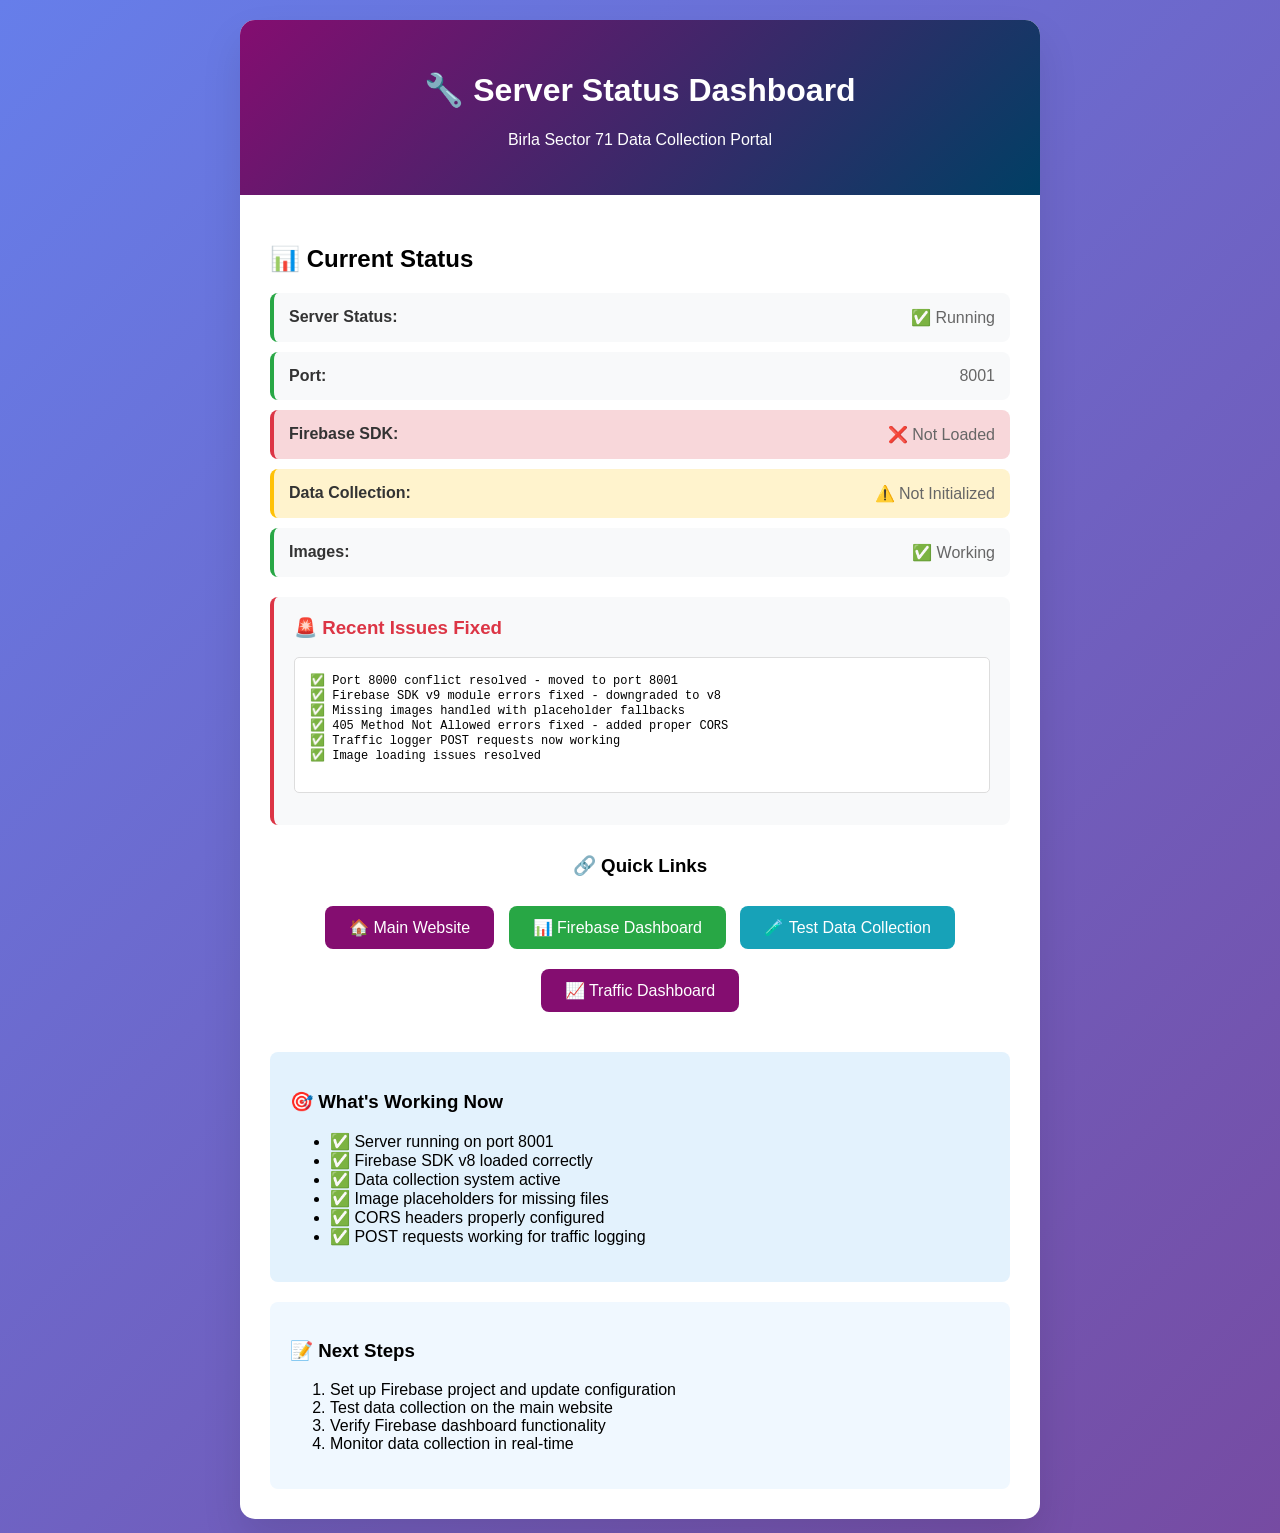
<file: realestate-landing-page/webclone/www.birlassector71.com/birla-estate-sector71-gurugram/server-status.html>
<!DOCTYPE html>
<html lang="en">
<head>
    <meta charset="UTF-8">
    <meta name="viewport" content="width=device-width, initial-scale=1.0">
    <title>Server Status - Birla Sector 71</title>
    <style>
        body {
            font-family: 'Segoe UI', Tahoma, Geneva, Verdana, sans-serif;
            background: linear-gradient(135deg, #667eea 0%, #764ba2 100%);
            margin: 0;
            padding: 20px;
            min-height: 100vh;
        }

        .container {
            max-width: 800px;
            margin: 0 auto;
            background: white;
            border-radius: 15px;
            box-shadow: 0 20px 40px rgba(0,0,0,0.1);
            overflow: hidden;
        }

        .header {
            background: linear-gradient(135deg, #840d70 0%, #003f64 100%);
            color: white;
            padding: 30px;
            text-align: center;
        }

        .content {
            padding: 30px;
        }

        .status-item {
            display: flex;
            justify-content: space-between;
            align-items: center;
            padding: 15px;
            margin: 10px 0;
            background: #f8f9fa;
            border-radius: 8px;
            border-left: 4px solid #28a745;
        }

        .status-item.error {
            border-left-color: #dc3545;
            background: #f8d7da;
        }

        .status-item.warning {
            border-left-color: #ffc107;
            background: #fff3cd;
        }

        .status-label {
            font-weight: bold;
            color: #333;
        }

        .status-value {
            color: #666;
        }

        .btn {
            background: #840d70;
            color: white;
            border: none;
            padding: 12px 24px;
            border-radius: 8px;
            font-size: 16px;
            cursor: pointer;
            transition: all 0.3s ease;
            margin: 10px 5px;
            text-decoration: none;
            display: inline-block;
        }

        .btn:hover {
            background: #6a0a5a;
            transform: translateY(-2px);
        }

        .btn-success {
            background: #28a745;
        }

        .btn-success:hover {
            background: #218838;
        }

        .btn-info {
            background: #17a2b8;
        }

        .btn-info:hover {
            background: #138496;
        }

        .links {
            margin-top: 30px;
            text-align: center;
        }

        .error-log {
            background: #f8f9fa;
            padding: 20px;
            border-radius: 8px;
            margin: 20px 0;
            border-left: 4px solid #dc3545;
        }

        .error-log h3 {
            color: #dc3545;
            margin-top: 0;
        }

        .error-log pre {
            background: white;
            padding: 15px;
            border-radius: 5px;
            overflow-x: auto;
            border: 1px solid #ddd;
            font-size: 12px;
        }
    </style>
</head>
<body>
    <div class="container">
        <div class="header">
            <h1>🔧 Server Status Dashboard</h1>
            <p>Birla Sector 71 Data Collection Portal</p>
        </div>

        <div class="content">
            <h2>📊 Current Status</h2>
            
            <div class="status-item">
                <span class="status-label">Server Status:</span>
                <span class="status-value" id="serverStatus">Checking...</span>
            </div>

            <div class="status-item">
                <span class="status-label">Port:</span>
                <span class="status-value">8001</span>
            </div>

            <div class="status-item">
                <span class="status-label">Firebase SDK:</span>
                <span class="status-value" id="firebaseStatus">Checking...</span>
            </div>

            <div class="status-item">
                <span class="status-label">Data Collection:</span>
                <span class="status-value" id="dataCollectionStatus">Checking...</span>
            </div>

            <div class="status-item">
                <span class="status-label">Images:</span>
                <span class="status-value" id="imageStatus">Checking...</span>
            </div>

            <div class="error-log">
                <h3>🚨 Recent Issues Fixed</h3>
                <pre>
✅ Port 8000 conflict resolved - moved to port 8001
✅ Firebase SDK v9 module errors fixed - downgraded to v8
✅ Missing images handled with placeholder fallbacks
✅ 405 Method Not Allowed errors fixed - added proper CORS
✅ Traffic logger POST requests now working
✅ Image loading issues resolved
                </pre>
            </div>

            <div class="links">
                <h3>🔗 Quick Links</h3>
                <a href="index.html" class="btn">🏠 Main Website</a>
                <a href="firebase-dashboard.html" class="btn btn-success">📊 Firebase Dashboard</a>
                <a href="test-data-collection.html" class="btn btn-info">🧪 Test Data Collection</a>
                <a href="traffic_dashboard.html" class="btn">📈 Traffic Dashboard</a>
            </div>

            <div style="margin-top: 30px; padding: 20px; background: #e3f2fd; border-radius: 8px;">
                <h3>🎯 What's Working Now</h3>
                <ul>
                    <li>✅ Server running on port 8001</li>
                    <li>✅ Firebase SDK v8 loaded correctly</li>
                    <li>✅ Data collection system active</li>
                    <li>✅ Image placeholders for missing files</li>
                    <li>✅ CORS headers properly configured</li>
                    <li>✅ POST requests working for traffic logging</li>
                </ul>
            </div>

            <div style="margin-top: 20px; padding: 20px; background: #f0f8ff; border-radius: 8px;">
                <h3>📝 Next Steps</h3>
                <ol>
                    <li>Set up Firebase project and update configuration</li>
                    <li>Test data collection on the main website</li>
                    <li>Verify Firebase dashboard functionality</li>
                    <li>Monitor data collection in real-time</li>
                </ol>
            </div>
        </div>
    </div>

    <script>
        // Check server status
        function checkServerStatus() {
            fetch('/')
                .then(response => {
                    if (response.ok) {
                        document.getElementById('serverStatus').textContent = '✅ Running';
                        document.getElementById('serverStatus').parentElement.classList.remove('error');
                    } else {
                        throw new Error('Server not responding');
                    }
                })
                .catch(error => {
                    document.getElementById('serverStatus').textContent = '❌ Error';
                    document.getElementById('serverStatus').parentElement.classList.add('error');
                });
        }

        // Check Firebase status
        function checkFirebaseStatus() {
            if (typeof firebase !== 'undefined') {
                document.getElementById('firebaseStatus').textContent = '✅ Loaded';
                document.getElementById('firebaseStatus').parentElement.classList.remove('error');
            } else {
                document.getElementById('firebaseStatus').textContent = '❌ Not Loaded';
                document.getElementById('firebaseStatus').parentElement.classList.add('error');
            }
        }

        // Check data collection status
        function checkDataCollectionStatus() {
            if (window.dataCollector) {
                document.getElementById('dataCollectionStatus').textContent = '✅ Active';
                document.getElementById('dataCollectionStatus').parentElement.classList.remove('error');
            } else {
                document.getElementById('dataCollectionStatus').textContent = '⚠️ Not Initialized';
                document.getElementById('dataCollectionStatus').parentElement.classList.add('warning');
            }
        }

        // Check image status
        function checkImageStatus() {
            const testImage = new Image();
            testImage.onload = function() {
                document.getElementById('imageStatus').textContent = '✅ Working';
                document.getElementById('imageStatus').parentElement.classList.remove('error');
            };
            testImage.onerror = function() {
                document.getElementById('imageStatus').textContent = '⚠️ Some Issues';
                document.getElementById('imageStatus').parentElement.classList.add('warning');
            };
            testImage.src = 'assets/img/logo.svg';
        }

        // Run all checks
        function runChecks() {
            checkServerStatus();
            checkFirebaseStatus();
            checkDataCollectionStatus();
            checkImageStatus();
        }

        // Run checks on page load
        document.addEventListener('DOMContentLoaded', runChecks);

        // Auto-refresh every 10 seconds
        setInterval(runChecks, 10000);
    </script>
</body>
</html>
</file>
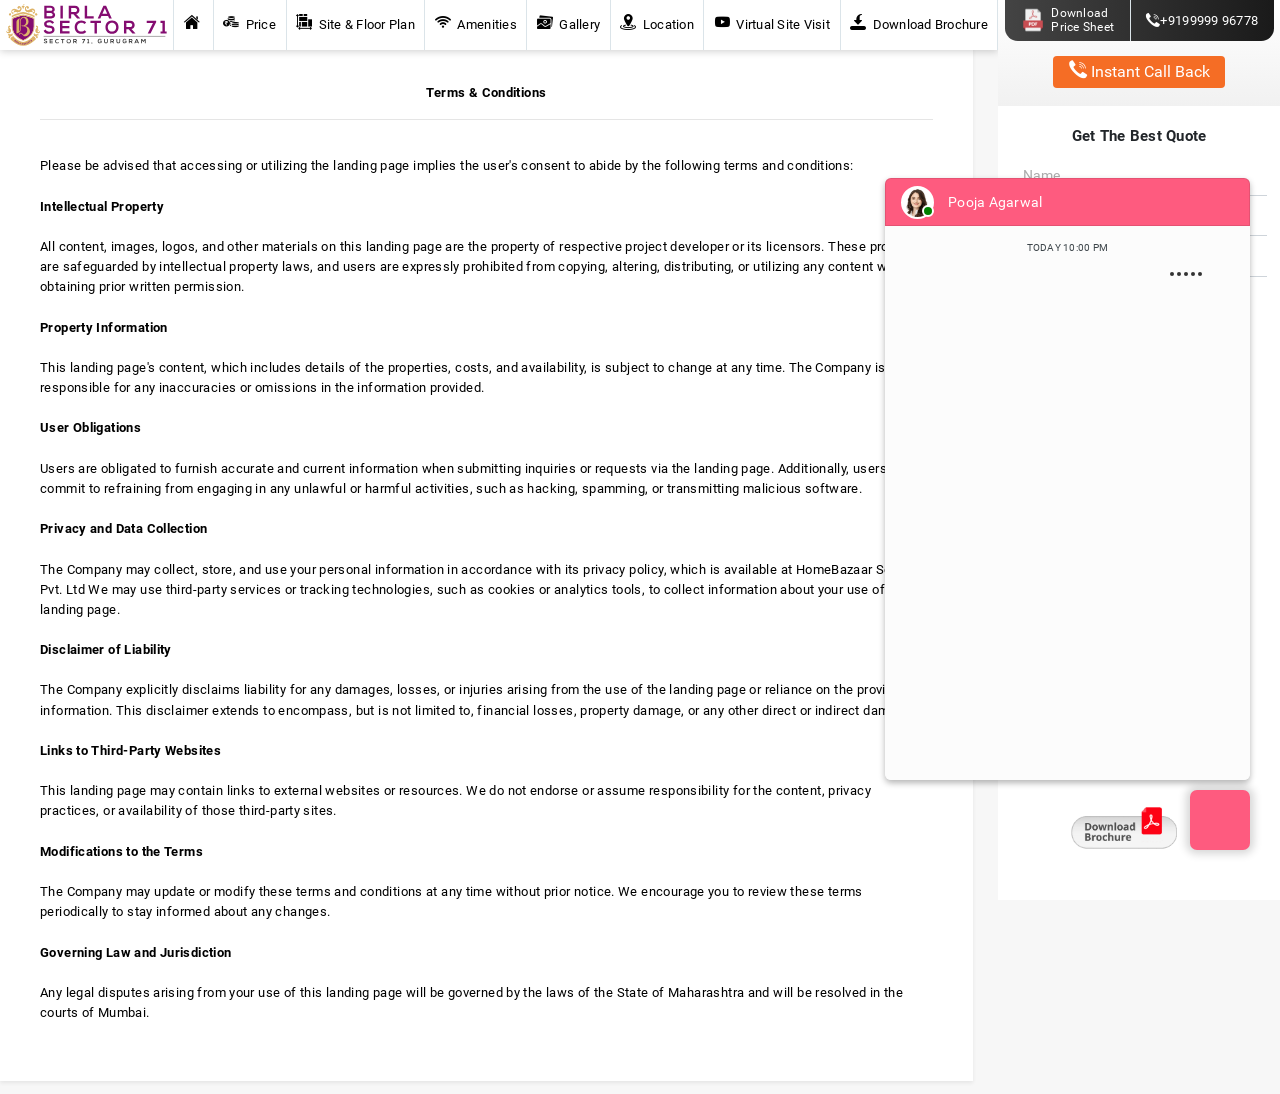
<file: realestate-landing-page/webclone/www.birlassector71.com/birla-estate-sector71-gurugram/terms-conditions.html>
<!DOCTYPE html>
<html lang="en">

<!-- Mirrored from www.birlassector71.com/birla-estate-sector71-gurugram/terms-conditions.php by HTTrack Website Copier/3.x [XR&CO'2014], Wed, 29 Oct 2025 23:55:59 GMT -->
<!-- Added by HTTrack --><meta http-equiv="content-type" content="text/html;charset=UTF-8" /><!-- /Added by HTTrack -->
<head>
<!-- Google Tag Manager -->
<script>(function(w,d,s,l,i){w[l]=w[l]||[];w[l].push({'gtm.start':
new Date().getTime(),event:'gtm.js'});var f=d.getElementsByTagName(s)[0],
j=d.createElement(s),dl=l!='dataLayer'?'&l='+l:'';j.async=true;j.src=
'../../www.googletagmanager.com/gtm5445.html?id='+i+dl;f.parentNode.insertBefore(j,f);
})(window,document,'script','dataLayer','GTM-WMFHKLP3');</script>
<!-- End Google Tag Manager -->

<!-- Google tag (gtag.js) -->
<script async src="https://www.googletagmanager.com/gtag/js?id=AW-17708872170"></script>
<script>
  window.dataLayer = window.dataLayer || [];
  function gtag(){dataLayer.push(arguments);}
  gtag('js', new Date());
  gtag('config', 'AW-17708872170');
</script>

             <meta charset="utf-8" />
        <meta name="viewport" content="width=device-width, initial-scale=1, shrink-to-fit=no" />
        
        <link rel="icon" type="image/x-icon" href="favicon.png"  />
        <title>Birla Sector 71 - 3 & 3.5 BHK Luxury Apartments in Gurugram </title>
        <link rel="preload" href="assets/img/mobl.webp" as="image"> 
        <link rel="stylesheet" href="assets/css/pure_style.css" />
        <link rel="preload" href="assets/css/pure_style.css" as="style" />
        <link rel="preload" href="assets/fonts/micon.woff2" as="font" type="font/woff2" crossorigin />
        <link rel="dns-prefetch" href="http://google-analytics.com/" crossorigin />
        <link rel="dns-prefetch" href="http://googletagmanager.com/" crossorigin />
        <link rel="dns-prefetch" href="http://www.googleadservices.com/" crossorigin />
        <link rel="dns-prefetch" href="http://googleads.g.doubleclick.net/" crossorigin />
        <meta name="description" content=" Birla Sector 71 offering 3 & 3.5 BHK luxury apartments in Gurugram. Check property prices, floor plans & amenities.  "/>
        <meta name="keywords" content=""/>
        <link rel="canonical" href="index.html" />
        <meta property="og:title" content="Birla Sector 71 - 3 & 3.5 BHK Luxury Apartments in Gurugram " />
        <meta property="og:type" content="https://birlasec71.in/" />
        <meta property="og:url" content="https://birlasec71.in/" />
        <meta property="og:image" content="./assets/img/desktb1.webp" />
        <meta property="og:description" content=" Birla Sector 71 offering 3 & 3.5 BHK luxury apartments in Gurugram. Check property prices, floor plans & amenities.  " />
        <meta property="twitter:title" content="Birla Sector 71 - 3 & 3.5 BHK Luxury Apartments in Gurugram " />
        <meta property="twitter:description" content=" Birla Sector 71 offering 3 & 3.5 BHK luxury apartments in Gurugram. Check property prices, floor plans & amenities.  " />
        <meta property="twitter:card" content="summary_large_image" />
        <style>
            :root {--colorPrimary: #840d70;--colorSecondary: #003f64; --colorBtn: #ffffff;--bgDesk: url('https://www.birlassector71.com/img/desktb1.webp');--bgMob: url('https://www.birlassector71.com/img/mobl.webp');
}
            @font-face { font-family: 'Roboto'; src: url('assets/fonts/Roboto-Regular.woff2') format('woff2'); font-weight: normal; }
            @font-face {font-family: 'Roboto'; src: url('assets/fonts/Roboto-Bold.woff2') format('woff2'); font-weight: bold; }
            #loader {width: 100vw;height: 100vh;background-color: rgba(255, 255, 255, 1);position: fixed;top: 0;left: 0;z-index: 1040;}
            .loader-text {display: block;text-align: center;color: #d7d7d7;font-family: Roboto, sans-serif;position: absolute;top: 50%;left: 50%;-webkit-transform: translate(-50%, -50%);-moz-transform: translate(-50%, -50%);-ms-transform: translate(-50%, -50%);-o-transform: translate(-50%, -50%);transform: translate(-50%, -50%);}
            @keyframes loader {
                0% {filter: grayscale(0);}
                50% {filter: grayscale(100%);}
                100% {filter: grayscale(0);}}
            /*.loader-logo {width: 300px;-webkit-animation: loader 1.3s infinite linear;-moz-animation: loader 1.3s infinite linear;-ms-animation: loader 1.3s infinite linear;-o-animation: loader 1.3s infinite linear;animation: loader 1.3s infinite linear;}*/
            /*.pload {display: none;}*/
            .iti__flag-container {display: none;}
            section#mymap {height: 540px;}
            button.btn.btn-sm.btn-outline-info.sectio-bro-btn.overflow-hidden.enqModal {margin-bottom: 15px;}
            input#submitBtn {margin: 15px 0;}
            .textcolor{color:#fff;}
            button.btn.btn-info.micro-form-btn.effetMoveGradient.submitBtn.enqModal {margin-bottom: 15px;}
            a.drift-open-chat {color: #fff;}
            p{text-align: justify;}
            select.my_country_name.form-control.rounded-0.micro-form-field {float: left;display: inline-block;width: 40%;padding-left: 8px;}
            input#modal_my_mobile {width: 60%;}
            /*--for thank you page --*/
            .thankyou-text p {text-align: center !important;}
        </style>
        <!-- Small Chatbot -->
        
        <link rel="stylesheet" href="assets/css/chatv25.css" />

<!-- Small Chatbot -->
<div class="chat-pop-sm">
    <button id="chat-pop-sm-close" type="button" class="close" data-dismiss="chat-pop-sm" aria-label="Close">
        <span aria-hidden="true">×</span>
    </button>
    <div class="chat-pop-txt">
        “Hey, I'm Pooja Agarwal!“ <strong>How can I help you?</strong>
    </div>
    <button class="chat-pop-sm-btn openchat" type="button" id="chat-square-small">Let's Chat</button>
</div>
<!-- Small Chatbot -->

<!-- Chatbot -->
<div id="chat-square" class="btn"></div>
<div id="chat-close" class="btn chat-box-toggle">
    <div class="close-img"></div>
</div>

<div class="chat-wrapper">
    <div class="chat-header">
        <div class="chat-header-photo">
            <span class="active-circle"></span>
        </div>
        <div class="chat-header-name">Pooja Agarwal</div>
    </div>

    <div class="chat-box-body">
        <div class="chat-box-overlay"></div>
        <div class="chat-logs">
            <div id="hb-chat-bot">
                <div class="chat-container">
                    <div class="chat-messages-time"></div>
                    <div class="chat-messages-container"></div>
                    <div class="chat-actions-container"></div>
                    <div class="chat-footer"></div>
                </div>
            </div>
        </div>
    </div>
</div>
<!-- Chatbot -->

        <!-- Chatbot -->
    </head>
    <body data-spy="scroll" data-target="#navbarNav">
<!-- Google Tag Manager (noscript) -->
<noscript><iframe src="https://www.googletagmanager.com/ns.html?id=GTM-WMFHKLP3"
height="0" width="0" style="display:none;visibility:hidden"></iframe></noscript>
<!-- End Google Tag Manager (noscript) -->

      <header class="micro-nav fixed-top pload">
            <nav class="navbar navbar-expand-lg navbar-light bg-white micro-navbar">
                <a class="navbar-brand" href="index.html" ><img alt="Birla Sector 71 Gurgaon Logo" src="assets/img/logo.svg" class="logo" /></a>
                <button class="navbar-toggler" type="button" data-toggle="collapse" data-target="#navbarNav" aria-controls="navbarNav" aria-expanded="false" aria-label="Toggle navigation"><span class="navbar-toggler-icon"></span></button>
                <div class="collapse navbar-collapse" id="navbarNav">
                    <ul class="navbar-nav nav-fill">
                        <li class="nav-item"><a class="nav-link" href="#home"><i class="mi mi-home nav-icon"></i><span class="d-sm-inline d-md-none"> Home</span></a></li>
                        <li class="nav-item"><a class="nav-link" href="#pricing"><i class="mi mi-price nav-icon"></i> Price</a></li>
                        <li class="nav-item"><a class="nav-link" href="#sitefloorplan"><i class="mi mi-siteplan nav-icon"></i> Site &amp; Floor Plan</a></li>
                        <li class="nav-item"><a class="nav-link" href="#amenities"><i class="mi mi-ami nav-icon"></i> Amenities</a></li>
                        <li class="nav-item"><a class="nav-link" href="#gallery"><i class="mi mi-gallery nav-icon"></i> Gallery</a></li>
                        <li class="nav-item"><a class="nav-link" href="#address_section"><i class="mi mi-location nav-icon"></i> Location</a></li>
                        <li class="nav-item"><a class="nav-link" href="#sitevisit"><i class="mi mi-sitevisit nav-icon"></i> Virtual Site Visit </a></li>
<li class="nav-item overflow-hidden"><a class="nav-link enqModal" href="#" data-form="md" data-title="Download brochure" data-btn="Download now" data-enquiry="Download Brochure Toolbar" data-redirect="brochure" data-redirect-file="brochure.pdf" data-toggle="modal" data-target="#enqModal" > <i class="mi mi-download nav-icon d-inline-block animated slideInDown infinite"></i> Download Brochure </a> </li> </ul>
                </div>
            </nav>
        </header>
<main class="pload">
 <!--<style>-->
 <!--    section{-->
 <!--        height: 100vh;-->
 <!--    }-->
 <!--</style>-->
  <section class="section shadow-sm lazyload" id="developer">
    <div class="thankyou-text">
<p><br><br>
<b>Terms & Conditions</b><hr><br>
<!--In our effort and dedication to preserving your data, we have created this comprehensive privacy policy in order to keep your interests & information protected on our website. This privacy policy is subject to experience change and analysis without any earlier notice or consent. Thus, to keep yourself updated about the changes proposed, please keep visiting and reviewing the terms & conditions of this privacy policy.-->
<!--<br><br>-->

Please be advised that accessing or utilizing the landing page implies the user's consent to abide by the following terms and conditions:
<br><br>
<b>Intellectual Property</b><br><br>
All content, images, logos, and other materials on this landing page are the property of respective project developer or its licensors. These properties are safeguarded by intellectual property laws, and users are expressly prohibited from copying, altering, distributing, or utilizing any content without obtaining prior written permission.
<br><br>
<b>Property Information</b><br><br>
This landing page's content, which includes details of the properties, costs, and availability, is subject to change at any time. The Company is not responsible for any inaccuracies or omissions in the information provided.
<br><br>
<b>User Obligations</b><br><br>
Users are obligated to furnish accurate and current information when submitting inquiries or requests via the landing page. Additionally, users must commit to refraining from engaging in any unlawful or harmful activities, such as hacking, spamming, or transmitting malicious software.
<br><br>
<b>Privacy and Data Collection</b><br><br>
The Company may collect, store, and use your personal information in accordance with its privacy policy, which is available at HomeBazaar Services Pvt. Ltd We may use third-party services or tracking technologies, such as cookies or analytics tools, to collect information about your use of this landing page.
<br><br>
<b>Disclaimer of Liability</b><br><br>
The Company explicitly disclaims liability for any damages, losses, or injuries arising from the use of the landing page or reliance on the provided information. This disclaimer extends to encompass, but is not limited to, financial losses, property damage, or any other direct or indirect damages.
<br><br>
<b>Links to Third-Party Websites</b><br><br>
This landing page may contain links to external websites or resources. We do not endorse or assume responsibility for the content, privacy practices, or availability of those third-party sites.
<br><br>
<b>Modifications to the Terms</b><br><br>
The Company may update or modify these terms and conditions at any time without prior notice. We encourage you to review these terms periodically to stay informed about any changes.
<br><br>
<b>Governing Law and Jurisdiction</b><br><br>
Any legal disputes arising from your use of this landing page will be governed by the laws of the State of Maharashtra and will be resolved in the courts of Mumbai.
<br><br>
</p>
    </div>
</section>
    

</main>

<style>
.action-icon img{ height: 22px; width: auto; margin-right: 7px; }
.ft-main{ display:flex; justify-content:center; align-items:center; width:100%; padding:0% 2%; font-size:14px; }
.ft-left{ width:82%; }
.ft-right{ width:16%; }
.acceptcookies{ font-size: 16px; padding: 3px 30px; }
@media (min-width: 1920px) and (max-width: 2560px)  {
    .ft-main{ font-size:19px; }
    }
@media (min-width: 2561px) and (max-width: 5120px)  {
    .ft-main{ font-size:36px; }
    }
@media (min-width: 1920px) and (max-width: 5120px)  {
    .acceptcookies{ font-size: 46px; padding: 3px 30px; }
    }
@media (min-width: 320px) and (max-width: 767px)  {
    .ft-main{ display:block; }
    .ft-left{ width:100%; text-align:justify; }
    .ft-right{ width:100%; }
    .acceptcookies{ margin-top: 10px; margin-left:0px!important; }
     }
</style>
     <!--exit modal 1 start -->
     <div class="modal fade lightbox" id="enqModal233"  role="dialog" aria-hidden="true"></div>
     <!--Exit modal 1 end-->
     <!--exit modal 2 start -->
     <div class="modal fade lightbox2 abc"></div> 
    <!--exit modal 2 end -->
            <div class="micro-side text-center">
                <div class="og-section pb-2">
                    <ul class="nav nav-fill og-block">
                        <li class="new-pdf nav-item enqModal" data-form="lg" data-title="Download Price Sheet" data-btn="Download Now" data-enquiry="Download Price Sheet Top Corner Desktop" data-toggle="modal" data-target="#enqModal"><div><img src="assets/img/newpdfimg.png" class="bounce pdf-img"></div><div>Download<br>Price Sheet</div></li>
                        <li class="nav-item driftc d-flex-center-items"> <a href="tel:+9199999 96778" class="textcolor d-flex-center-items"><i class="mi mi-call"></i> +9199999 96778</a></li>   
                    </ul>
                    <button
                        class="btn-danger pulse-shadow btn btn-sm btn-info micro-form-btn-sm effectScale enqModal mt-1"
                        data-form="sm"
                        data-title="Instant Call Back"
                        data-btn="Request Call Now"
                        data-enquiry="Request Call Back"
                        data-toggle="modal"
                        data-target="#enqModal"
                    >
                        <span class="mi mi-call action-icon"></span> Instant Call Back</button>
                </div>
                <span class="d-block form-heading font-weight-bold mr-tb-text">Get The Best Quote</span>
                <form action="https://microsite.fanmrealty.com/live/lead-callback-v25.php" method="post" class="form-side" id="pardotForm" class="pardotForm">
                    <input type="text" id="fname" placeholder="Name" name="fname" class="form-control rounded-0 micro-form-field" required>
                    <div class="error" id="name_error"></div>
                    <input type="email" id="email" placeholder="Email Address(Optional)" name="email" class="form-control rounded-0 micro-form-field" formnovalidate>
                    <div class="error" id="address_error"></div>
                    <select class="my_country_name form-control rounded-0 micro-form-field" aria-label="countryname" name="country_name">
                        <option data-countrycode="IN" value="India" data-contry_code="91">India (+91)</option>
                        <option data-countrycode="AF" value="Afghanistan" data-contry_code="93">Afghanistan (+93)</option>
                        <option data-countrycode="AL" value="Albania" data-contry_code="355">Albania (+355)</option>
                        <option data-countrycode="DZ" value="Algeria" data-contry_code="213">Algeria (+213)</option>
                        <option data-countrycode="AS" value="American Samoa" data-contry_code="1-684">American Samoa (+1-684)</option>
                        <option data-countrycode="AD" value="Andorra" data-contry_code="376">Andorra (+376)</option>
                        <option data-countrycode="AO" value="Angola" data-contry_code="244">Angola (+244)</option>
                        <option data-countrycode="AI" value="Anguilla" data-contry_code="1-264">Anguilla (+1-264)</option>
                        <option data-countrycode="AQ" value="Antarctica" data-contry_code="672">Antarctica (+672)</option>
                        <option data-countrycode="AG" value="Antigua and Barbuda" data-contry_code="1-268">Antigua and Barbuda (+1-268)</option>
                        <option data-countrycode="AR" value="Argentina" data-contry_code="54">Argentina (+54)</option>
                        <option data-countrycode="AM" value="Armenia" data-contry_code="374">Armenia (+374)</option>
                        <option data-countrycode="AW" value="Aruba" data-contry_code="297">Aruba (+297)</option>
                        <option data-countrycode="AU" value="Australia" data-contry_code="61">Australia (+61)</option>
                        <option data-countrycode="AT" value="Austria" data-contry_code="43">Austria (+43)</option>
                        <option data-countrycode="AZ" value="Azerbaijan" data-contry_code="994">Azerbaijan (+994)</option>
                        <option data-countrycode="BS" value="Bahamas" data-contry_code="1-242">Bahamas (+1-242)</option>
                        <option data-countrycode="BH" value="Bahrain" data-contry_code="973">Bahrain (+973)</option>
                        <option data-countrycode="BD" value="Bangladesh" data-contry_code="880">Bangladesh (+880)</option>
                        <option data-countrycode="BB" value="Barbados" data-contry_code="1-246">Barbados (+1-246)</option>
                        <option data-countrycode="BY" value="Belarus" data-contry_code="375">Belarus (+375)</option>
                        <option data-countrycode="BE" value="Belgium" data-contry_code="32">Belgium (+32)</option>
                        <option data-countrycode="BZ" value="Belize" data-contry_code="501">Belize (+501)</option>
                        <option data-countrycode="BJ" value="Benin" data-contry_code="229">Benin (+229)</option>
                        <option data-countrycode="BM" value="Bermuda" data-contry_code="1-441">Bermuda (+1-441)</option>
                        <option data-countrycode="BT" value="Bhutan" data-contry_code="975">Bhutan (+975)</option>
                        <option data-countrycode="BO" value="Bolivia" data-contry_code="591">Bolivia (+591)</option>
                        <option data-countrycode="BA" value="Bosnia and Herzegowina" data-contry_code="387">Bosnia and Herzegowina (+387)</option>
                        <option data-countrycode="BW" value="Botswana" data-contry_code="267">Botswana (+267)</option>
                        <option data-countrycode="BV" value="Bouvet Island" data-contry_code="47">Bouvet Island (+47)</option>
                        <option data-countrycode="BR" value="Brazil" data-contry_code="55">Brazil (+55)</option>
                        <option data-countrycode="IO" value="British Indian Ocean Territory" data-contry_code="246">British Indian Ocean Territory (+246)</option>
                        <option data-countrycode="BN" value="Brunei Darussalam" data-contry_code="673">Brunei Darussalam (+673)</option>
                        <option data-countrycode="BG" value="Bulgaria" data-contry_code="359">Bulgaria (+359)</option>
                        <option data-countrycode="BF" value="Burkina Faso" data-contry_code="226">Burkina Faso (+226)</option>
                        <option data-countrycode="BI" value="Burundi" data-contry_code="257">Burundi (+257)</option>
                        <option data-countrycode="KH" value="Cambodia" data-contry_code="855">Cambodia (+855)</option>
                        <option data-countrycode="CM" value="Cameroon" data-contry_code="237">Cameroon (+237)</option>
                        <option data-countrycode="CA" value="Canada" data-contry_code="1">Canada (+1)</option>
                        <option data-countrycode="CV" value="Cape Verde" data-contry_code="238">Cape Verde (+238)</option>
                        <option data-countrycode="KY" value="Cayman Islands" data-contry_code="1-345">Cayman Islands (+1-345)</option>
                        <option data-countrycode="CF" value="Central African Republic" data-contry_code="236">Central African Republic (+236)</option>
                        <option data-countrycode="TD" value="Chad" data-contry_code="235">Chad (+235)</option>
                        <option data-countrycode="CL" value="Chile" data-contry_code="56">Chile (+56)</option>
                        <option data-countrycode="CN" value="China" data-contry_code="86">China (+86)</option>
                        <option data-countrycode="CX" value="Christmas Island" data-contry_code="61">Christmas Island (+61)</option>
                        <option data-countrycode="CC" value="Cocos (Keeling) Islands" data-contry_code="61">Cocos (Keeling) Islands (+61)</option>
                        <option data-countrycode="CO" value="Colombia" data-contry_code="57">Colombia (+57)</option>
                        <option data-countrycode="KM" value="Comoros" data-contry_code="269">Comoros (+269)</option>
                        <option data-countrycode="CG" value="Congo Democratic Republic of" data-contry_code="242">Congo Democratic Republic of (+242)</option>
                        <option data-countrycode="CK" value="Cook Islands" data-contry_code="682">Cook Islands (+682)</option>
                        <option data-countrycode="CR" value="Costa Rica" data-contry_code="506">Costa Rica (+506)</option>
                        <option data-countrycode="CI" value="Cote D'Ivoire" data-contry_code="225">Cote D'Ivoire (+225)</option>
                        <option data-countrycode="HR" value="Croatia" data-contry_code="385">Croatia (+385)</option>
                        <option data-countrycode="CU" value="Cuba" data-contry_code="53">Cuba (+53)</option>
                        <option data-countrycode="CY" value="Cyprus" data-contry_code="357">Cyprus (+357)</option>
                        <option data-countrycode="CZ" value="Czech Republic" data-contry_code="420">Czech Republic (+420)</option>
                        <option data-countrycode="DK" value="Denmark" data-contry_code="45">Denmark (+45)</option>
                        <option data-countrycode="DJ" value="Djibouti" data-contry_code="253">Djibouti (+253)</option>
                        <option data-countrycode="DM" value="Dominica" data-contry_code="1-767">Dominica (+1-767)</option>
                        <option data-countrycode="DO" value="Dominican Republic" data-contry_code="1-809">Dominican Republic (+1-809)</option>
                        <option data-countrycode="TL" value="Timor-Leste" data-contry_code="670">Timor-Leste (+670)</option>
                        <option data-countrycode="EC" value="Ecuador" data-contry_code="593">Ecuador (+593)</option>
                        <option data-countrycode="EG" value="Egypt" data-contry_code="20">Egypt (+20)</option>
                        <option data-countrycode="SV" value="El Salvador" data-contry_code="503">El Salvador (+503)</option>
                        <option data-countrycode="GQ" value="Equatorial Guinea" data-contry_code="240">Equatorial Guinea (+240)</option>
                        <option data-countrycode="ER" value="Eritrea" data-contry_code="291">Eritrea (+291)</option>
                        <option data-countrycode="EE" value="Estonia" data-contry_code="372">Estonia (+372)</option>
                        <option data-countrycode="ET" value="Ethiopia" data-contry_code="251">Ethiopia (+251)</option>
                        <option data-countrycode="FK" value="Falkland Islands (Malvinas)" data-contry_code="500">Falkland Islands (Malvinas) (+500)</option>
                        <option data-countrycode="FO" value="Faroe Islands" data-contry_code="298">Faroe Islands (+298)</option>
                        <option data-countrycode="FJ" value="Fiji" data-contry_code="679">Fiji (+679)</option>
                        <option data-countrycode="FI" value="Finland" data-contry_code="358">Finland (+358)</option>
                        <option data-countrycode="FR" value="France" data-contry_code="33">France (+33)</option>
                        <option data-countrycode="GF" value="French Guiana" data-contry_code="594">French Guiana (+594)</option>
                        <option data-countrycode="PF" value="French Polynesia" data-contry_code="689">French Polynesia (+689)</option>
                        <option data-countrycode="GA" value="Gabon" data-contry_code="241">Gabon (+241)</option>
                        <option data-countrycode="GM" value="Gambia" data-contry_code="220">Gambia (+220)</option>
                        <option data-countrycode="GE" value="Georgia" data-contry_code="995">Georgia (+995)</option>
                        <option data-countrycode="DE" value="Germany" data-contry_code="49">Germany (+49)</option>
                        <option data-countrycode="GH" value="Ghana" data-contry_code="233">Ghana (+233)</option>
                        <option data-countrycode="GI" value="Gibraltar" data-contry_code="350">Gibraltar (+350)</option>
                        <option data-countrycode="GR" value="Greece" data-contry_code="30">Greece (+30)</option>
                        <option data-countrycode="GL" value="Greenland" data-contry_code="299">Greenland (+299)</option>
                        <option data-countrycode="GD" value="Grenada" data-contry_code="1-473">Grenada (+1-473)</option>
                        <option data-countrycode="GP" value="Guadeloupe" data-contry_code="590">Guadeloupe (+590)</option>
                        <option data-countrycode="GU" value="Guam" data-contry_code="1-671">Guam (+1-671)</option>
                        <option data-countrycode="GT" value="Guatemala" data-contry_code="502">Guatemala (+502)</option>
                        <option data-countrycode="GN" value="Guinea" data-contry_code="224">Guinea (+224)</option>
                        <option data-countrycode="GW" value="Guinea-bissau" data-contry_code="245">Guinea-bissau (+245)</option>
                        <option data-countrycode="GY" value="Guyana" data-contry_code="592">Guyana (+592)</option>
                        <option data-countrycode="HT" value="Haiti" data-contry_code="509">Haiti (+509)</option>
                        <option data-countrycode="HM" value="Heard Island and McDonald Islands" data-contry_code="011">Heard Island and McDonald Islands (+011)</option>
                        <option data-countrycode="HN" value="Honduras" data-contry_code="504">Honduras (+504)</option>
                        <option data-countrycode="HK" value="Hong Kong" data-contry_code="852">Hong Kong (+852)</option>
                        <option data-countrycode="HU" value="Hungary" data-contry_code="36">Hungary (+36)</option>
                        <option data-countrycode="IS" value="Iceland" data-contry_code="354">Iceland (+354)</option>
                        <option data-countrycode="IN" value="India" data-contry_code="91" selected="">India (+91)</option>
                        <option data-countrycode="ID" value="Indonesia" data-contry_code="62">Indonesia (+62)</option>
                        <option data-countrycode="IR" value="Iran (Islamic Republic of)" data-contry_code="98">Iran (Islamic Republic of) (+98)</option>
                        <option data-countrycode="IQ" value="Iraq" data-contry_code="964">Iraq (+964)</option>
                        <option data-countrycode="IE" value="Ireland" data-contry_code="353">Ireland (+353)</option>
                        <option data-countrycode="IL" value="Israel" data-contry_code="972">Israel (+972)</option>
                        <option data-countrycode="IT" value="Italy" data-contry_code="39">Italy (+39)</option>
                        <option data-countrycode="JM" value="Jamaica" data-contry_code="1-876">Jamaica (+1-876)</option>
                        <option data-countrycode="JP" value="Japan" data-contry_code="81">Japan (+81)</option>
                        <option data-countrycode="JO" value="Jordan" data-contry_code="962">Jordan (+962)</option>
                        <option data-countrycode="KZ" value="Kazakhstan" data-contry_code="7">Kazakhstan (+7)</option>
                        <option data-countrycode="KE" value="Kenya" data-contry_code="254">Kenya (+254)</option>
                        <option data-countrycode="KI" value="Kiribati" data-contry_code="686">Kiribati (+686)</option>
                        <option data-countrycode="KP" value="Korea, Democratic People's Republic of" data-contry_code="850">Korea, Democratic People's Republic of (+850)</option>
                        <option data-countrycode="KR" value="South Korea" data-contry_code="82">South Korea (+82)</option>
                        <option data-countrycode="KW" value="Kuwait" data-contry_code="965">Kuwait (+965)</option>
                        <option data-countrycode="KG" value="Kyrgyzstan" data-contry_code="996">Kyrgyzstan (+996)</option>
                        <option data-countrycode="LA" value="Lao People's Democratic Republic" data-contry_code="856">Lao People's Democratic Republic (+856)</option>
                        <option data-countrycode="LV" value="Latvia" data-contry_code="371">Latvia (+371)</option>
                        <option data-countrycode="LB" value="Lebanon" data-contry_code="961">Lebanon (+961)</option>
                        <option data-countrycode="LS" value="Lesotho" data-contry_code="266">Lesotho (+266)</option>
                        <option data-countrycode="LR" value="Liberia" data-contry_code="231">Liberia (+231)</option>
                        <option data-countrycode="LY" value="Libya" data-contry_code="218">Libya (+218)</option>
                        <option data-countrycode="LI" value="Liechtenstein" data-contry_code="423">Liechtenstein (+423)</option>
                        <option data-countrycode="LT" value="Lithuania" data-contry_code="370">Lithuania (+370)</option>
                        <option data-countrycode="LU" value="Luxembourg" data-contry_code="352">Luxembourg (+352)</option>
                        <option data-countrycode="MO" value="Macao" data-contry_code="853">Macao (+853)</option>
                        <option data-countrycode="MK" value="Macedonia, The Former Yugoslav Republic of" data-contry_code="389">Macedonia, The Former Yugoslav Republic of (+389)</option>
                        <option data-countrycode="MG" value="Madagascar" data-contry_code="261">Madagascar (+261)</option>
                        <option data-countrycode="MW" value="Malawi" data-contry_code="265">Malawi (+265)</option>
                        <option data-countrycode="MY" value="Malaysia" data-contry_code="60">Malaysia (+60)</option>
                        <option data-countrycode="MV" value="Maldives" data-contry_code="960">Maldives (+960)</option>
                        <option data-countrycode="ML" value="Mali" data-contry_code="223">Mali (+223)</option>
                        <option data-countrycode="MT" value="Malta" data-contry_code="356">Malta (+356)</option>
                        <option data-countrycode="MH" value="Marshall Islands" data-contry_code="692">Marshall Islands (+692)</option>
                        <option data-countrycode="MQ" value="Martinique" data-contry_code="596">Martinique (+596)</option>
                        <option data-countrycode="MR" value="Mauritania" data-contry_code="222">Mauritania (+222)</option>
                        <option data-countrycode="MU" value="Mauritius" data-contry_code="230">Mauritius (+230)</option>
                        <option data-countrycode="YT" value="Mayotte" data-contry_code="262">Mayotte (+262)</option>
                        <option data-countrycode="MX" value="Mexico" data-contry_code="52">Mexico (+52)</option>
                        <option data-countrycode="FM" value="Micronesia, Federated States of" data-contry_code="691">Micronesia, Federated States of (+691)</option>
                        <option data-countrycode="MD" value="Moldova" data-contry_code="373">Moldova (+373)</option>
                        <option data-countrycode="MC" value="Monaco" data-contry_code="377">Monaco (+377)</option>
                        <option data-countrycode="MN" value="Mongolia" data-contry_code="976">Mongolia (+976)</option>
                        <option data-countrycode="MS" value="Montserrat" data-contry_code="1-664">Montserrat (+1-664)</option>
                        <option data-countrycode="MA" value="Morocco" data-contry_code="212">Morocco (+212)</option>
                        <option data-countrycode="MZ" value="Mozambique" data-contry_code="258">Mozambique (+258)</option>
                        <option data-countrycode="MM" value="Myanmar" data-contry_code="95">Myanmar (+95)</option>
                        <option data-countrycode="NA" value="Namibia" data-contry_code="264">Namibia (+264)</option>
                        <option data-countrycode="NR" value="Nauru" data-contry_code="674">Nauru (+674)</option>
                        <option data-countrycode="NP" value="Nepal" data-contry_code="977">Nepal (+977)</option>
                        <option data-countrycode="NL" value="Netherlands" data-contry_code="31">Netherlands (+31)</option>
                        <option data-countrycode="AN" value="Netherlands Antilles" data-contry_code="599">Netherlands Antilles (+599)</option>
                        <option data-countrycode="NC" value="New Caledonia" data-contry_code="687">New Caledonia (+687 )</option>
                        <option data-countrycode="NZ" value="New Zealand" data-contry_code="64">New Zealand (+64)</option>
                        <option data-countrycode="NI" value="Nicaragua" data-contry_code="505">Nicaragua (+505)</option>
                        <option data-countrycode="NE" value="Niger" data-contry_code="227">Niger (+227)</option>
                        <option data-countrycode="NG" value="Nigeria" data-contry_code="234">Nigeria (+234)</option>
                        <option data-countrycode="NU" value="Niue" data-contry_code="683">Niue (+683)</option>
                        <option data-countrycode="NF" value="Norfolk Island" data-contry_code="672">Norfolk Island (+672)</option>
                        <option data-countrycode="MP" value="Northern Mariana Islands" data-contry_code="1-670">Northern Mariana Islands (+1-670)</option>
                        <option data-countrycode="NO" value="Norway" data-contry_code="47">Norway (+47)</option>
                        <option data-countrycode="OM" value="Oman" data-contry_code="968">Oman (+968)</option>
                        <option data-countrycode="PK" value="Pakistan" data-contry_code="92">Pakistan (+92)</option>
                        <option data-countrycode="PW" value="Palau" data-contry_code="680">Palau (+680)</option>
                        <option data-countrycode="PA" value="Panama" data-contry_code="507">Panama (+507)</option>
                        <option data-countrycode="PG" value="Papua New Guinea" data-contry_code="675">Papua New Guinea (+675)</option>
                        <option data-countrycode="PY" value="Paraguay" data-contry_code="595">Paraguay (+595)</option>
                        <option data-countrycode="PE" value="Peru" data-contry_code="51">Peru (+51)</option>
                        <option data-countrycode="PH" value="Philippines" data-contry_code="63">Philippines (+63)</option>
                        <option data-countrycode="PN" value="Pitcairn" data-contry_code="64">Pitcairn (+64)</option>
                        <option data-countrycode="PL" value="Poland" data-contry_code="48">Poland (+48)</option>
                        <option data-countrycode="PT" value="Portugal" data-contry_code="351">Portugal (+351)</option>
                        <option data-countrycode="PR" value="Puerto Rico" data-contry_code="1-787">Puerto Rico (+1-787)</option>
                        <option data-countrycode="QA" value="Qatar" data-contry_code="974">Qatar (+974)</option>
                        <option data-countrycode="RE" value="Reunion" data-contry_code="262">Reunion (+262)</option>
                        <option data-countrycode="RO" value="Romania" data-contry_code="40">Romania (+40)</option>
                        <option data-countrycode="RU" value="Russian Federation" data-contry_code="7">Russian Federation (+7)</option>
                        <option data-countrycode="RW" value="Rwanda" data-contry_code="250">Rwanda (+250)</option>
                        <option data-countrycode="KN" value="Saint Kitts and Nevis" data-contry_code="1-869">Saint Kitts and Nevis (+1-869)</option>
                        <option data-countrycode="LC" value="Saint Lucia" data-contry_code="1-758">Saint Lucia (+1-758)</option>
                        <option data-countrycode="VC" value="Saint Vincent and the Grenadines" data-contry_code="1-784">Saint Vincent and the Grenadines (+1-784)</option>
                        <option data-countrycode="WS" value="Samoa" data-contry_code="685">Samoa (+685)</option>
                        <option data-countrycode="SM" value="San Marino" data-contry_code="378">San Marino (+378)</option>
                        <option data-countrycode="ST" value="Sao Tome and Principe" data-contry_code="239">Sao Tome and Principe (+239)</option>
                        <option data-countrycode="SA" value="Saudi Arabia" data-contry_code="966">Saudi Arabia (+966)</option>
                        <option data-countrycode="SN" value="Senegal" data-contry_code="221">Senegal (+221)</option>
                        <option data-countrycode="SC" value="Seychelles" data-contry_code="248">Seychelles (+248)</option>
                        <option data-countrycode="SL" value="Sierra Leone" data-contry_code="232">Sierra Leone (+232)</option>
                        <option data-countrycode="SG" value="Singapore" data-contry_code="65">Singapore (+65)</option>
                        <option data-countrycode="SK" value="Slovakia (Slovak Republic)" data-contry_code="421">Slovakia (Slovak Republic) (+421)</option>
                        <option data-countrycode="SI" value="Slovenia" data-contry_code="386">Slovenia (+386)</option>
                        <option data-countrycode="SB" value="Solomon Islands" data-contry_code="677">Solomon Islands (+677)</option>
                        <option data-countrycode="SO" value="Somalia" data-contry_code="252">Somalia (+252)</option>
                        <option data-countrycode="ZA" value="South Africa" data-contry_code="27">South Africa (+27)</option>
                        <option data-countrycode="GS" value="South Georgia and the South Sandwich Islands" data-contry_code="500">South Georgia and the South Sandwich Islands (+500)</option>
                        <option data-countrycode="ES" value="Spain" data-contry_code="34">Spain (+34)</option>
                        <option data-countrycode="LK" value="Sri Lanka" data-contry_code="94">Sri Lanka (+94)</option>
                        <option data-countrycode="SH" value="Saint Helena, Ascension and Tristan da Cunha" data-contry_code="290">Saint Helena, Ascension and Tristan da Cunha (+290)</option>
                        <option data-countrycode="PM" value="St. Pierre and Miquelon" data-contry_code="508">St. Pierre and Miquelon (+508)</option>
                        <option data-countrycode="SD" value="Sudan" data-contry_code="249">Sudan (+249)</option>
                        <option data-countrycode="SR" value="Suriname" data-contry_code="597">Suriname (+597)</option>
                        <option data-countrycode="SJ" value="Svalbard and Jan Mayen Islands" data-contry_code="47">Svalbard and Jan Mayen Islands (+47)</option>
                        <option data-countrycode="SZ" value="Swaziland" data-contry_code="268">Swaziland (+268)</option>
                        <option data-countrycode="SE" value="Sweden" data-contry_code="46">Sweden (+46)</option>
                        <option data-countrycode="CH" value="Switzerland" data-contry_code="41">Switzerland (+41)</option>
                        <option data-countrycode="SY" value="Syrian Arab Republic" data-contry_code="963">Syrian Arab Republic (+963)</option>
                        <option data-countrycode="TW" value="Taiwan" data-contry_code="886">Taiwan (+886)</option>
                        <option data-countrycode="TJ" value="Tajikistan" data-contry_code="992">Tajikistan (+992)</option>
                        <option data-countrycode="TZ" value="Tanzania, United Republic of" data-contry_code="255">Tanzania, United Republic of (+255)</option>
                        <option data-countrycode="TH" value="Thailand" data-contry_code="66">Thailand (+66)</option>
                        <option data-countrycode="TG" value="Togo" data-contry_code="228">Togo (+228)</option>
                        <option data-countrycode="TK" value="Tokelau" data-contry_code="690">Tokelau (+690)</option>
                        <option data-countrycode="TO" value="Tonga" data-contry_code="676">Tonga (+676)</option>
                        <option data-countrycode="TT" value="Trinidad and Tobago" data-contry_code="1-868">Trinidad and Tobago (+1-868)</option>
                        <option data-countrycode="TN" value="Tunisia" data-contry_code="216">Tunisia (+216)</option>
                        <option data-countrycode="TR" value="Turkey" data-contry_code="90">Turkey (+90)</option>
                        <option data-countrycode="TM" value="Turkmenistan" data-contry_code="993">Turkmenistan (+993)</option>
                        <option data-countrycode="TC" value="Turks and Caicos Islands" data-contry_code="1-649">Turks and Caicos Islands (+1-649)</option>
                        <option data-countrycode="TV" value="Tuvalu" data-contry_code="688">Tuvalu (+688)</option>
                        <option data-countrycode="UG" value="Uganda" data-contry_code="256">Uganda (+256)</option>
                        <option data-countrycode="UA" value="Ukraine" data-contry_code="380">Ukraine (+380)</option>
                        <option data-countrycode="AE" value="United Arab Emirates" data-contry_code="971">United Arab Emirates (+971)</option>
                        <option data-countrycode="GB" value="United Kingdom" data-contry_code="44">United Kingdom (+44)</option>
                        <option data-countrycode="US" value="United States" data-contry_code="1">United States (+1)</option>
                        <option data-countrycode="UM" value="United States Minor Outlying Islands" data-contry_code="246">United States Minor Outlying Islands (+246)</option>
                        <option data-countrycode="UY" value="Uruguay" data-contry_code="598">Uruguay (+598)</option>
                        <option data-countrycode="UZ" value="Uzbekistan" data-contry_code="998">Uzbekistan (+998)</option>
                        <option data-countrycode="VU" value="Vanuatu" data-contry_code="678">Vanuatu (+678)</option>
                        <option data-countrycode="VA" value="Vatican City State (Holy See)" data-contry_code="379">Vatican City State (Holy See) (+379)</option>
                        <option data-countrycode="VE" value="Venezuela" data-contry_code="58">Venezuela (+58)</option>
                        <option data-countrycode="VN" value="Vietnam" data-contry_code="84">Vietnam (+84)</option>
                        <option data-countrycode="VG" value="Virgin Islands (British)" data-contry_code="1-284">Virgin Islands (British) (+1-284)</option>
                        <option data-countrycode="VI" value="Virgin Islands (U.S.)" data-contry_code="1-340">Virgin Islands (U.S.) (+1-340)</option>
                        <option data-countrycode="WF" value="Wallis and Futuna Islands" data-contry_code="681">Wallis and Futuna Islands (+681)</option>
                        <option data-countrycode="EH" value="Western Sahara" data-contry_code="212">Western Sahara (+212)</option>
                        <option data-countrycode="YE" value="Yemen" data-contry_code="967">Yemen (+967)</option>
                        <option data-countrycode="RS" value="Serbia" data-contry_code="381">Serbia (+381)</option>
                        <option data-countrycode="ZM" value="Zambia" data-contry_code="260">Zambia (+260)</option>
                        <option data-countrycode="ZW" value="Zimbabwe" data-contry_code="263">Zimbabwe (+263)</option>
                        <option data-countrycode="AX" value="Aaland Islands" data-contry_code="358">Aaland Islands (+358)</option>
                        <option data-countrycode="PS" value="Palestine" data-contry_code="970">Palestine (+970)</option>
                        <option data-countrycode="ME" value="Montenegro" data-contry_code="382">Montenegro (+382)</option>
                        <option data-countrycode="GG" value="Guernsey" data-contry_code="44-1481">Guernsey (+44-1481)</option>
                        <option data-countrycode="IM" value="Isle of Man" data-contry_code="44-1624">Isle of Man (+44-1624)</option>
                        <option data-countrycode="JE" value="Jersey" data-contry_code="44-1534">Jersey (+44-1534)</option>
                        <option data-countrycode="CW" value="CuraÃ§ao" data-contry_code="599">CuraÃ§ao (+599)</option>
                        <option data-countrycode="CI" value="Ivory Coast" data-contry_code="225">Ivory Coast (+225)</option>
                        <option data-countrycode="XK" value="Kosovo" data-contry_code="383">Kosovo (+383)</option> 
                    </select>
                    <input type="hidden" value="+91"  name="country_code" id="country_code" class="operations-supplierCapacity" />
                   
                    <input name="modal_my_mobile2" class="form-control numeric rounded-0 micro-form-field" id="modal_my_mobile" pattern="^[_0-9]+" placeholder="Phone number" type="text" value="" required="required" data-error="Please enter your valid mobile number" onkeyup="if (/\D/g.test(this.value)) this.value = this.value.replace(/\D/g,'')">
        			<input type="hidden" id="first_name" name="first_name">
        		    <input type="hidden" id="last_name" name="last_name">
                    <input type="hidden" id="builder" name="builder" value=" Birla Estates">
                    <input type="hidden" id="project" name="project" value="Birla Sector 71 Gurgaon ">
                    <input type=hidden id="lead_source" name="lead_source" value="Microsite">
                    <input type="hidden" name=ip id="ip" value="211.132.176.145">
                    <input type="hidden" name=mobile id="modal_dg_mobile2" class="mobileconcat">
                    <input type="hidden" id="enquiredfor" name="enquiredfor" value="Pre Register here for Best Offers">
                    <input type="hidden" name="home_url" value="terms-conditions.html">
                    <input type="hidden" name="gclid" id="gclid" value="">
                    <input type="hidden" name="utm_source" id="utm_source" value="">
            <input type="hidden" name="utm_medium" id="utm_medium" value="">
            <input type="hidden" name="utm_campaign" id="utm_campaign" value="">
            <input type="hidden" name="utm_term" id="utm_term" value="">
            <input type="hidden" name="utm_physical_location" id="utm_physical_location" value="">
                <input type="hidden" name="utm_tragetid" id="utm_tragetid" value="">
                <input type="hidden" name="utm_target" id="utm_target" value="">
                <input type="hidden" name="utm_placement" id="utm_placement" value="">
                <input type="hidden" name="utm_adposition" id="utm_adposition" value="">
                <input type="hidden" id="organization_name" name="organization_name">
                    <input type="submit" value="Get It Now"  class="btn btn-info micro-form-btn effetMoveGradient submitBtn"  id="submitBtn">
                    <div><span class="errorMessage" id="errorMessage2" style="color: red; margin-left: 10px;"></span></div>
                </form>
                
            </div>
                       <div class="modal fade" id="enqModal"  role="dialog" aria-label="Connect with Us" aria-hidden="true">
                <div class="modal-dialog modal-dialog-centered enq-modal" role="document">
                    <div class="modal-content popmodal">
                        <div class="modal-body text-center">
                            <button type="button" class="close" data-dismiss="modal" aria-label="Close"><span aria-hidden="true">&times;</span></button>
                            <!--<div class="modal-head d-none"><span class="modal-title"> Download Brochure</span></div>-->
                            <div class="d-flex">
                                <div class="flex-fill align-self-center flex-shrink-1 modal-highlight-bg d-none d-lg-block popbox-left">
                                    <div class="poplogo-box"><span class="popup-logo"><img alt="Birla Sector 71 Gurgaon Logo" src="assets/img/logo.svg" class="poplogo"></span></div>
                                    <div class="popleftsec">
                                        <div class="popleftinner">
                                            <span class="modal-highlight-title">We Promise</span>
                                            <ul class="modal-highlight">
                                                <li><i class="mi mi-support-call"></i><span>Instant Call Back</span></li>
                                                <li><i class="mi mi-support-visit"></i><span>Free Site Visit</span></li>
                                                <li><i class="mi mi-support-price"></i><span>Unmatched Price</span></li>
                                            </ul>
                                        </div>
                                    </div>
                                </div>
                                <div class="flex-fill popbox-right">
                                    <div class="modal-head d-none"><span class="modal-title"> Download Brochure</span></div>
                                     <div class="poplogo-box desktop"><span class="popup-logo"><img alt="Birla Sector 71 Gurgaon Logo" src="assets/img/logo.svg" class="poplogo logo"></span></div>
                                    <span class="modal-title-secondary text-left"> Register here and Avail the <span class="text-danger">Best Offers!!</span></span>
                                    <form action="https://microsite.fanmrealty.com/live/lead-callback-v25.php" method="post" class="form-side" id="pardotForm" class="pardotForm">
                                    <input type="text" id="fname" placeholder="Name" name="fname" class="form-control rounded-0 micro-form-field" required>
                                    <div class="error" id="name_error"></div>
                                    <input type="email" id="email" placeholder="Email Address(Optional)" name="email" class="form-control rounded-0 micro-form-field" formnovalidate>
                                    <div class="error" id="address_error"></div>
                                    <select class="my_country_name form-control rounded-0 micro-form-field" aria-label="countryname" name="country_name">
                               <option data-countrycode="IN" value="India" data-contry_code="91">India (+91)</option>
                                        <option data-countrycode="AF" value="Afghanistan" data-contry_code="93">Afghanistan (+93)</option>
                                        <option data-countrycode="AL" value="Albania" data-contry_code="355">Albania (+355)</option>
                                        <option data-countrycode="DZ" value="Algeria" data-contry_code="213">Algeria (+213)</option>
                                        <option data-countrycode="AS" value="American Samoa" data-contry_code="1-684">American Samoa (+1-684)</option>
                                        <option data-countrycode="AD" value="Andorra" data-contry_code="376">Andorra (+376)</option>
                                        <option data-countrycode="AO" value="Angola" data-contry_code="244">Angola (+244)</option>
                                        <option data-countrycode="AI" value="Anguilla" data-contry_code="1-264">Anguilla (+1-264)</option>
                                        <option data-countrycode="AQ" value="Antarctica" data-contry_code="672">Antarctica (+672)</option>
                                        <option data-countrycode="AG" value="Antigua and Barbuda" data-contry_code="1-268">Antigua and Barbuda (+1-268)</option>
                                        <option data-countrycode="AR" value="Argentina" data-contry_code="54">Argentina (+54)</option>
                                        <option data-countrycode="AM" value="Armenia" data-contry_code="374">Armenia (+374)</option>
                                        <option data-countrycode="AW" value="Aruba" data-contry_code="297">Aruba (+297)</option>
                                        <option data-countrycode="AU" value="Australia" data-contry_code="61">Australia (+61)</option>
                                        <option data-countrycode="AT" value="Austria" data-contry_code="43">Austria (+43)</option>
                                        <option data-countrycode="AZ" value="Azerbaijan" data-contry_code="994">Azerbaijan (+994)</option>
                                        <option data-countrycode="BS" value="Bahamas" data-contry_code="1-242">Bahamas (+1-242)</option>
                                        <option data-countrycode="BH" value="Bahrain" data-contry_code="973">Bahrain (+973)</option>
                                        <option data-countrycode="BD" value="Bangladesh" data-contry_code="880">Bangladesh (+880)</option>
                                        <option data-countrycode="BB" value="Barbados" data-contry_code="1-246">Barbados (+1-246)</option>
                                        <option data-countrycode="BY" value="Belarus" data-contry_code="375">Belarus (+375)</option>
                                        <option data-countrycode="BE" value="Belgium" data-contry_code="32">Belgium (+32)</option>
                                        <option data-countrycode="BZ" value="Belize" data-contry_code="501">Belize (+501)</option>
                                        <option data-countrycode="BJ" value="Benin" data-contry_code="229">Benin (+229)</option>
                                        <option data-countrycode="BM" value="Bermuda" data-contry_code="1-441">Bermuda (+1-441)</option>
                                        <option data-countrycode="BT" value="Bhutan" data-contry_code="975">Bhutan (+975)</option>
                                        <option data-countrycode="BO" value="Bolivia" data-contry_code="591">Bolivia (+591)</option>
                                        <option data-countrycode="BA" value="Bosnia and Herzegowina" data-contry_code="387">Bosnia and Herzegowina (+387)</option>
                                        <option data-countrycode="BW" value="Botswana" data-contry_code="267">Botswana (+267)</option>
                                        <option data-countrycode="BV" value="Bouvet Island" data-contry_code="47">Bouvet Island (+47)</option>
                                        <option data-countrycode="BR" value="Brazil" data-contry_code="55">Brazil (+55)</option>
                                        <option data-countrycode="IO" value="British Indian Ocean Territory" data-contry_code="246">British Indian Ocean Territory (+246)</option>
                                        <option data-countrycode="BN" value="Brunei Darussalam" data-contry_code="673">Brunei Darussalam (+673)</option>
                                        <option data-countrycode="BG" value="Bulgaria" data-contry_code="359">Bulgaria (+359)</option>
                                        <option data-countrycode="BF" value="Burkina Faso" data-contry_code="226">Burkina Faso (+226)</option>
                                        <option data-countrycode="BI" value="Burundi" data-contry_code="257">Burundi (+257)</option>
                                        <option data-countrycode="KH" value="Cambodia" data-contry_code="855">Cambodia (+855)</option>
                                        <option data-countrycode="CM" value="Cameroon" data-contry_code="237">Cameroon (+237)</option>
                                        <option data-countrycode="CA" value="Canada" data-contry_code="1">Canada (+1)</option>
                                        <option data-countrycode="CV" value="Cape Verde" data-contry_code="238">Cape Verde (+238)</option>
                                        <option data-countrycode="KY" value="Cayman Islands" data-contry_code="1-345">Cayman Islands (+1-345)</option>
                                        <option data-countrycode="CF" value="Central African Republic" data-contry_code="236">Central African Republic (+236)</option>
                                        <option data-countrycode="TD" value="Chad" data-contry_code="235">Chad (+235)</option>
                                        <option data-countrycode="CL" value="Chile" data-contry_code="56">Chile (+56)</option>
                                        <option data-countrycode="CN" value="China" data-contry_code="86">China (+86)</option>
                                        <option data-countrycode="CX" value="Christmas Island" data-contry_code="61">Christmas Island (+61)</option>
                                        <option data-countrycode="CC" value="Cocos (Keeling) Islands" data-contry_code="61">Cocos (Keeling) Islands (+61)</option>
                                        <option data-countrycode="CO" value="Colombia" data-contry_code="57">Colombia (+57)</option>
                                        <option data-countrycode="KM" value="Comoros" data-contry_code="269">Comoros (+269)</option>
                                        <option data-countrycode="CG" value="Congo Democratic Republic of" data-contry_code="242">Congo Democratic Republic of (+242)</option>
                                        <option data-countrycode="CK" value="Cook Islands" data-contry_code="682">Cook Islands (+682)</option>
                                        <option data-countrycode="CR" value="Costa Rica" data-contry_code="506">Costa Rica (+506)</option>
                                        <option data-countrycode="CI" value="Cote D'Ivoire" data-contry_code="225">Cote D'Ivoire (+225)</option>
                                        <option data-countrycode="HR" value="Croatia" data-contry_code="385">Croatia (+385)</option>
                                        <option data-countrycode="CU" value="Cuba" data-contry_code="53">Cuba (+53)</option>
                                        <option data-countrycode="CY" value="Cyprus" data-contry_code="357">Cyprus (+357)</option>
                                        <option data-countrycode="CZ" value="Czech Republic" data-contry_code="420">Czech Republic (+420)</option>
                                        <option data-countrycode="DK" value="Denmark" data-contry_code="45">Denmark (+45)</option>
                                        <option data-countrycode="DJ" value="Djibouti" data-contry_code="253">Djibouti (+253)</option>
                                        <option data-countrycode="DM" value="Dominica" data-contry_code="1-767">Dominica (+1-767)</option>
                                        <option data-countrycode="DO" value="Dominican Republic" data-contry_code="1-809">Dominican Republic (+1-809)</option>
                                        <option data-countrycode="TL" value="Timor-Leste" data-contry_code="670">Timor-Leste (+670)</option>
                                        <option data-countrycode="EC" value="Ecuador" data-contry_code="593">Ecuador (+593)</option>
                                        <option data-countrycode="EG" value="Egypt" data-contry_code="20">Egypt (+20)</option>
                                        <option data-countrycode="SV" value="El Salvador" data-contry_code="503">El Salvador (+503)</option>
                                        <option data-countrycode="GQ" value="Equatorial Guinea" data-contry_code="240">Equatorial Guinea (+240)</option>
                                        <option data-countrycode="ER" value="Eritrea" data-contry_code="291">Eritrea (+291)</option>
                                        <option data-countrycode="EE" value="Estonia" data-contry_code="372">Estonia (+372)</option>
                                        <option data-countrycode="ET" value="Ethiopia" data-contry_code="251">Ethiopia (+251)</option>
                                        <option data-countrycode="FK" value="Falkland Islands (Malvinas)" data-contry_code="500">Falkland Islands (Malvinas) (+500)</option>
                                        <option data-countrycode="FO" value="Faroe Islands" data-contry_code="298">Faroe Islands (+298)</option>
                                        <option data-countrycode="FJ" value="Fiji" data-contry_code="679">Fiji (+679)</option>
                                        <option data-countrycode="FI" value="Finland" data-contry_code="358">Finland (+358)</option>
                                        <option data-countrycode="FR" value="France" data-contry_code="33">France (+33)</option>
                                        <option data-countrycode="GF" value="French Guiana" data-contry_code="594">French Guiana (+594)</option>
                                        <option data-countrycode="PF" value="French Polynesia" data-contry_code="689">French Polynesia (+689)</option>
                                        <option data-countrycode="GA" value="Gabon" data-contry_code="241">Gabon (+241)</option>
                                        <option data-countrycode="GM" value="Gambia" data-contry_code="220">Gambia (+220)</option>
                                        <option data-countrycode="GE" value="Georgia" data-contry_code="995">Georgia (+995)</option>
                                        <option data-countrycode="DE" value="Germany" data-contry_code="49">Germany (+49)</option>
                                        <option data-countrycode="GH" value="Ghana" data-contry_code="233">Ghana (+233)</option>
                                        <option data-countrycode="GI" value="Gibraltar" data-contry_code="350">Gibraltar (+350)</option>
                                        <option data-countrycode="GR" value="Greece" data-contry_code="30">Greece (+30)</option>
                                        <option data-countrycode="GL" value="Greenland" data-contry_code="299">Greenland (+299)</option>
                                        <option data-countrycode="GD" value="Grenada" data-contry_code="1-473">Grenada (+1-473)</option>
                                        <option data-countrycode="GP" value="Guadeloupe" data-contry_code="590">Guadeloupe (+590)</option>
                                        <option data-countrycode="GU" value="Guam" data-contry_code="1-671">Guam (+1-671)</option>
                                        <option data-countrycode="GT" value="Guatemala" data-contry_code="502">Guatemala (+502)</option>
                                        <option data-countrycode="GN" value="Guinea" data-contry_code="224">Guinea (+224)</option>
                                        <option data-countrycode="GW" value="Guinea-bissau" data-contry_code="245">Guinea-bissau (+245)</option>
                                        <option data-countrycode="GY" value="Guyana" data-contry_code="592">Guyana (+592)</option>
                                        <option data-countrycode="HT" value="Haiti" data-contry_code="509">Haiti (+509)</option>
                                        <option data-countrycode="HM" value="Heard Island and McDonald Islands" data-contry_code="011">Heard Island and McDonald Islands (+011)</option>
                                        <option data-countrycode="HN" value="Honduras" data-contry_code="504">Honduras (+504)</option>
                                        <option data-countrycode="HK" value="Hong Kong" data-contry_code="852">Hong Kong (+852)</option>
                                        <option data-countrycode="HU" value="Hungary" data-contry_code="36">Hungary (+36)</option>
                                        <option data-countrycode="IS" value="Iceland" data-contry_code="354">Iceland (+354)</option>
                                        <option data-countrycode="IN" value="India" data-contry_code="91" selected="">India (+91)</option>
                                        <option data-countrycode="ID" value="Indonesia" data-contry_code="62">Indonesia (+62)</option>
                                        <option data-countrycode="IR" value="Iran (Islamic Republic of)" data-contry_code="98">Iran (Islamic Republic of) (+98)</option>
                                        <option data-countrycode="IQ" value="Iraq" data-contry_code="964">Iraq (+964)</option>
                                        <option data-countrycode="IE" value="Ireland" data-contry_code="353">Ireland (+353)</option>
                                        <option data-countrycode="IL" value="Israel" data-contry_code="972">Israel (+972)</option>
                                        <option data-countrycode="IT" value="Italy" data-contry_code="39">Italy (+39)</option>
                                        <option data-countrycode="JM" value="Jamaica" data-contry_code="1-876">Jamaica (+1-876)</option>
                                        <option data-countrycode="JP" value="Japan" data-contry_code="81">Japan (+81)</option>
                                        <option data-countrycode="JO" value="Jordan" data-contry_code="962">Jordan (+962)</option>
                                        <option data-countrycode="KZ" value="Kazakhstan" data-contry_code="7">Kazakhstan (+7)</option>
                                        <option data-countrycode="KE" value="Kenya" data-contry_code="254">Kenya (+254)</option>
                                        <option data-countrycode="KI" value="Kiribati" data-contry_code="686">Kiribati (+686)</option>
                                        <option data-countrycode="KP" value="Korea, Democratic People's Republic of" data-contry_code="850">Korea, Democratic People's Republic of (+850)</option>
                                        <option data-countrycode="KR" value="South Korea" data-contry_code="82">South Korea (+82)</option>
                                        <option data-countrycode="KW" value="Kuwait" data-contry_code="965">Kuwait (+965)</option>
                                        <option data-countrycode="KG" value="Kyrgyzstan" data-contry_code="996">Kyrgyzstan (+996)</option>
                                        <option data-countrycode="LA" value="Lao People's Democratic Republic" data-contry_code="856">Lao People's Democratic Republic (+856)</option>
                                        <option data-countrycode="LV" value="Latvia" data-contry_code="371">Latvia (+371)</option>
                                        <option data-countrycode="LB" value="Lebanon" data-contry_code="961">Lebanon (+961)</option>
                                        <option data-countrycode="LS" value="Lesotho" data-contry_code="266">Lesotho (+266)</option>
                                        <option data-countrycode="LR" value="Liberia" data-contry_code="231">Liberia (+231)</option>
                                        <option data-countrycode="LY" value="Libya" data-contry_code="218">Libya (+218)</option>
                                        <option data-countrycode="LI" value="Liechtenstein" data-contry_code="423">Liechtenstein (+423)</option>
                                        <option data-countrycode="LT" value="Lithuania" data-contry_code="370">Lithuania (+370)</option>
                                        <option data-countrycode="LU" value="Luxembourg" data-contry_code="352">Luxembourg (+352)</option>
                                        <option data-countrycode="MO" value="Macao" data-contry_code="853">Macao (+853)</option>
                                        <option data-countrycode="MK" value="Macedonia, The Former Yugoslav Republic of" data-contry_code="389">Macedonia, The Former Yugoslav Republic of (+389)</option>
                                        <option data-countrycode="MG" value="Madagascar" data-contry_code="261">Madagascar (+261)</option>
                                        <option data-countrycode="MW" value="Malawi" data-contry_code="265">Malawi (+265)</option>
                                        <option data-countrycode="MY" value="Malaysia" data-contry_code="60">Malaysia (+60)</option>
                                        <option data-countrycode="MV" value="Maldives" data-contry_code="960">Maldives (+960)</option>
                                        <option data-countrycode="ML" value="Mali" data-contry_code="223">Mali (+223)</option>
                                        <option data-countrycode="MT" value="Malta" data-contry_code="356">Malta (+356)</option>
                                        <option data-countrycode="MH" value="Marshall Islands" data-contry_code="692">Marshall Islands (+692)</option>
                                        <option data-countrycode="MQ" value="Martinique" data-contry_code="596">Martinique (+596)</option>
                                        <option data-countrycode="MR" value="Mauritania" data-contry_code="222">Mauritania (+222)</option>
                                        <option data-countrycode="MU" value="Mauritius" data-contry_code="230">Mauritius (+230)</option>
                                        <option data-countrycode="YT" value="Mayotte" data-contry_code="262">Mayotte (+262)</option>
                                        <option data-countrycode="MX" value="Mexico" data-contry_code="52">Mexico (+52)</option>
                                        <option data-countrycode="FM" value="Micronesia, Federated States of" data-contry_code="691">Micronesia, Federated States of (+691)</option>
                                        <option data-countrycode="MD" value="Moldova" data-contry_code="373">Moldova (+373)</option>
                                        <option data-countrycode="MC" value="Monaco" data-contry_code="377">Monaco (+377)</option>
                                        <option data-countrycode="MN" value="Mongolia" data-contry_code="976">Mongolia (+976)</option>
                                        <option data-countrycode="MS" value="Montserrat" data-contry_code="1-664">Montserrat (+1-664)</option>
                                        <option data-countrycode="MA" value="Morocco" data-contry_code="212">Morocco (+212)</option>
                                        <option data-countrycode="MZ" value="Mozambique" data-contry_code="258">Mozambique (+258)</option>
                                        <option data-countrycode="MM" value="Myanmar" data-contry_code="95">Myanmar (+95)</option>
                                        <option data-countrycode="NA" value="Namibia" data-contry_code="264">Namibia (+264)</option>
                                        <option data-countrycode="NR" value="Nauru" data-contry_code="674">Nauru (+674)</option>
                                        <option data-countrycode="NP" value="Nepal" data-contry_code="977">Nepal (+977)</option>
                                        <option data-countrycode="NL" value="Netherlands" data-contry_code="31">Netherlands (+31)</option>
                                        <option data-countrycode="AN" value="Netherlands Antilles" data-contry_code="599">Netherlands Antilles (+599)</option>
                                        <option data-countrycode="NC" value="New Caledonia" data-contry_code="687">New Caledonia (+687 )</option>
                                        <option data-countrycode="NZ" value="New Zealand" data-contry_code="64">New Zealand (+64)</option>
                                        <option data-countrycode="NI" value="Nicaragua" data-contry_code="505">Nicaragua (+505)</option>
                                        <option data-countrycode="NE" value="Niger" data-contry_code="227">Niger (+227)</option>
                                        <option data-countrycode="NG" value="Nigeria" data-contry_code="234">Nigeria (+234)</option>
                                        <option data-countrycode="NU" value="Niue" data-contry_code="683">Niue (+683)</option>
                                        <option data-countrycode="NF" value="Norfolk Island" data-contry_code="672">Norfolk Island (+672)</option>
                                        <option data-countrycode="MP" value="Northern Mariana Islands" data-contry_code="1-670">Northern Mariana Islands (+1-670)</option>
                                        <option data-countrycode="NO" value="Norway" data-contry_code="47">Norway (+47)</option>
                                        <option data-countrycode="OM" value="Oman" data-contry_code="968">Oman (+968)</option>
                                        <option data-countrycode="PK" value="Pakistan" data-contry_code="92">Pakistan (+92)</option>
                                        <option data-countrycode="PW" value="Palau" data-contry_code="680">Palau (+680)</option>
                                        <option data-countrycode="PA" value="Panama" data-contry_code="507">Panama (+507)</option>
                                        <option data-countrycode="PG" value="Papua New Guinea" data-contry_code="675">Papua New Guinea (+675)</option>
                                        <option data-countrycode="PY" value="Paraguay" data-contry_code="595">Paraguay (+595)</option>
                                        <option data-countrycode="PE" value="Peru" data-contry_code="51">Peru (+51)</option>
                                        <option data-countrycode="PH" value="Philippines" data-contry_code="63">Philippines (+63)</option>
                                        <option data-countrycode="PN" value="Pitcairn" data-contry_code="64">Pitcairn (+64)</option>
                                        <option data-countrycode="PL" value="Poland" data-contry_code="48">Poland (+48)</option>
                                        <option data-countrycode="PT" value="Portugal" data-contry_code="351">Portugal (+351)</option>
                                        <option data-countrycode="PR" value="Puerto Rico" data-contry_code="1-787">Puerto Rico (+1-787)</option>
                                        <option data-countrycode="QA" value="Qatar" data-contry_code="974">Qatar (+974)</option>
                                        <option data-countrycode="RE" value="Reunion" data-contry_code="262">Reunion (+262)</option>
                                        <option data-countrycode="RO" value="Romania" data-contry_code="40">Romania (+40)</option>
                                        <option data-countrycode="RU" value="Russian Federation" data-contry_code="7">Russian Federation (+7)</option>
                                        <option data-countrycode="RW" value="Rwanda" data-contry_code="250">Rwanda (+250)</option>
                                        <option data-countrycode="KN" value="Saint Kitts and Nevis" data-contry_code="1-869">Saint Kitts and Nevis (+1-869)</option>
                                        <option data-countrycode="LC" value="Saint Lucia" data-contry_code="1-758">Saint Lucia (+1-758)</option>
                                        <option data-countrycode="VC" value="Saint Vincent and the Grenadines" data-contry_code="1-784">Saint Vincent and the Grenadines (+1-784)</option>
                                        <option data-countrycode="WS" value="Samoa" data-contry_code="685">Samoa (+685)</option>
                                        <option data-countrycode="SM" value="San Marino" data-contry_code="378">San Marino (+378)</option>
                                        <option data-countrycode="ST" value="Sao Tome and Principe" data-contry_code="239">Sao Tome and Principe (+239)</option>
                                        <option data-countrycode="SA" value="Saudi Arabia" data-contry_code="966">Saudi Arabia (+966)</option>
                                        <option data-countrycode="SN" value="Senegal" data-contry_code="221">Senegal (+221)</option>
                                        <option data-countrycode="SC" value="Seychelles" data-contry_code="248">Seychelles (+248)</option>
                                        <option data-countrycode="SL" value="Sierra Leone" data-contry_code="232">Sierra Leone (+232)</option>
                                        <option data-countrycode="SG" value="Singapore" data-contry_code="65">Singapore (+65)</option>
                                        <option data-countrycode="SK" value="Slovakia (Slovak Republic)" data-contry_code="421">Slovakia (Slovak Republic) (+421)</option>
                                        <option data-countrycode="SI" value="Slovenia" data-contry_code="386">Slovenia (+386)</option>
                                        <option data-countrycode="SB" value="Solomon Islands" data-contry_code="677">Solomon Islands (+677)</option>
                                        <option data-countrycode="SO" value="Somalia" data-contry_code="252">Somalia (+252)</option>
                                        <option data-countrycode="ZA" value="South Africa" data-contry_code="27">South Africa (+27)</option>
                                        <option data-countrycode="GS" value="South Georgia and the South Sandwich Islands" data-contry_code="500">South Georgia and the South Sandwich Islands (+500)</option>
                                        <option data-countrycode="ES" value="Spain" data-contry_code="34">Spain (+34)</option>
                                        <option data-countrycode="LK" value="Sri Lanka" data-contry_code="94">Sri Lanka (+94)</option>
                                        <option data-countrycode="SH" value="Saint Helena, Ascension and Tristan da Cunha" data-contry_code="290">Saint Helena, Ascension and Tristan da Cunha (+290)</option>
                                        <option data-countrycode="PM" value="St. Pierre and Miquelon" data-contry_code="508">St. Pierre and Miquelon (+508)</option>
                                        <option data-countrycode="SD" value="Sudan" data-contry_code="249">Sudan (+249)</option>
                                        <option data-countrycode="SR" value="Suriname" data-contry_code="597">Suriname (+597)</option>
                                        <option data-countrycode="SJ" value="Svalbard and Jan Mayen Islands" data-contry_code="47">Svalbard and Jan Mayen Islands (+47)</option>
                                        <option data-countrycode="SZ" value="Swaziland" data-contry_code="268">Swaziland (+268)</option>
                                        <option data-countrycode="SE" value="Sweden" data-contry_code="46">Sweden (+46)</option>
                                        <option data-countrycode="CH" value="Switzerland" data-contry_code="41">Switzerland (+41)</option>
                                        <option data-countrycode="SY" value="Syrian Arab Republic" data-contry_code="963">Syrian Arab Republic (+963)</option>
                                        <option data-countrycode="TW" value="Taiwan" data-contry_code="886">Taiwan (+886)</option>
                                        <option data-countrycode="TJ" value="Tajikistan" data-contry_code="992">Tajikistan (+992)</option>
                                        <option data-countrycode="TZ" value="Tanzania, United Republic of" data-contry_code="255">Tanzania, United Republic of (+255)</option>
                                        <option data-countrycode="TH" value="Thailand" data-contry_code="66">Thailand (+66)</option>
                                        <option data-countrycode="TG" value="Togo" data-contry_code="228">Togo (+228)</option>
                                        <option data-countrycode="TK" value="Tokelau" data-contry_code="690">Tokelau (+690)</option>
                                        <option data-countrycode="TO" value="Tonga" data-contry_code="676">Tonga (+676)</option>
                                        <option data-countrycode="TT" value="Trinidad and Tobago" data-contry_code="1-868">Trinidad and Tobago (+1-868)</option>
                                        <option data-countrycode="TN" value="Tunisia" data-contry_code="216">Tunisia (+216)</option>
                                        <option data-countrycode="TR" value="Turkey" data-contry_code="90">Turkey (+90)</option>
                                        <option data-countrycode="TM" value="Turkmenistan" data-contry_code="993">Turkmenistan (+993)</option>
                                        <option data-countrycode="TC" value="Turks and Caicos Islands" data-contry_code="1-649">Turks and Caicos Islands (+1-649)</option>
                                        <option data-countrycode="TV" value="Tuvalu" data-contry_code="688">Tuvalu (+688)</option>
                                        <option data-countrycode="UG" value="Uganda" data-contry_code="256">Uganda (+256)</option>
                                        <option data-countrycode="UA" value="Ukraine" data-contry_code="380">Ukraine (+380)</option>
                                        <option data-countrycode="AE" value="United Arab Emirates" data-contry_code="971">United Arab Emirates (+971)</option>
                                        <option data-countrycode="GB" value="United Kingdom" data-contry_code="44">United Kingdom (+44)</option>
                                        <option data-countrycode="US" value="United States" data-contry_code="1">United States (+1)</option>
                                        <option data-countrycode="UM" value="United States Minor Outlying Islands" data-contry_code="246">United States Minor Outlying Islands (+246)</option>
                                        <option data-countrycode="UY" value="Uruguay" data-contry_code="598">Uruguay (+598)</option>
                                        <option data-countrycode="UZ" value="Uzbekistan" data-contry_code="998">Uzbekistan (+998)</option>
                                        <option data-countrycode="VU" value="Vanuatu" data-contry_code="678">Vanuatu (+678)</option>
                                        <option data-countrycode="VA" value="Vatican City State (Holy See)" data-contry_code="379">Vatican City State (Holy See) (+379)</option>
                                        <option data-countrycode="VE" value="Venezuela" data-contry_code="58">Venezuela (+58)</option>
                                        <option data-countrycode="VN" value="Vietnam" data-contry_code="84">Vietnam (+84)</option>
                                        <option data-countrycode="VG" value="Virgin Islands (British)" data-contry_code="1-284">Virgin Islands (British) (+1-284)</option>
                                        <option data-countrycode="VI" value="Virgin Islands (U.S.)" data-contry_code="1-340">Virgin Islands (U.S.) (+1-340)</option>
                                        <option data-countrycode="WF" value="Wallis and Futuna Islands" data-contry_code="681">Wallis and Futuna Islands (+681)</option>
                                        <option data-countrycode="EH" value="Western Sahara" data-contry_code="212">Western Sahara (+212)</option>
                                        <option data-countrycode="YE" value="Yemen" data-contry_code="967">Yemen (+967)</option>
                                        <option data-countrycode="RS" value="Serbia" data-contry_code="381">Serbia (+381)</option>
                                        <option data-countrycode="ZM" value="Zambia" data-contry_code="260">Zambia (+260)</option>
                                        <option data-countrycode="ZW" value="Zimbabwe" data-contry_code="263">Zimbabwe (+263)</option>
                                        <option data-countrycode="AX" value="Aaland Islands" data-contry_code="358">Aaland Islands (+358)</option>
                                        <option data-countrycode="PS" value="Palestine" data-contry_code="970">Palestine (+970)</option>
                                        <option data-countrycode="ME" value="Montenegro" data-contry_code="382">Montenegro (+382)</option>
                                        <option data-countrycode="GG" value="Guernsey" data-contry_code="44-1481">Guernsey (+44-1481)</option>
                                        <option data-countrycode="IM" value="Isle of Man" data-contry_code="44-1624">Isle of Man (+44-1624)</option>
                                        <option data-countrycode="JE" value="Jersey" data-contry_code="44-1534">Jersey (+44-1534)</option>
                                        <option data-countrycode="CW" value="CuraÃ§ao" data-contry_code="599">CuraÃ§ao (+599)</option>
                                        <option data-countrycode="CI" value="Ivory Coast" data-contry_code="225">Ivory Coast (+225)</option>
                                        <option data-countrycode="XK" value="Kosovo" data-contry_code="383">Kosovo (+383)</option> 
                                    </select>
                                    <input type="hidden" value="91" name="country_code" id="country_code" class="operations-supplierCapacity" />
                                    <input name="modal_my_mobile2" class="form-control numeric rounded-0 micro-form-field" id="modal_my_mobile" pattern="^[_0-9]+" placeholder="Phone number" type="text" value="" required="required" data-error="Please enter your valid mobile number" onkeyup="if (/\D/g.test(this.value)) this.value = this.value.replace(/\D/g,'')">
                                    <!--<input type="hidden" name="my_country_name" id="country" value="India">-->
    		                    	<input type="hidden" id="first_name" name="first_name">
    		                        <input type="hidden" id="last_name" name="last_name">
                                    <input type="hidden" id="builder" name="builder" value=" Birla Estates">
                                    <input type="hidden" id="project" name="project" value="Birla Sector 71 Gurgaon ">
                                    <input type=hidden id="lead_source" name="lead_source" value="Microsite">
                                    <input type="hidden" name=ip id="ip" value="211.132.176.145">
                                    <input type="hidden" name=mobile id="modal_dg_mobile" class="mobileconcat">
                                    <input type="hidden" id="enquiredfor" name="enquiredfor" value="Get Instant Call Back Home Page Pop Up">
                                    <input type="hidden" name="home_url" value="terms-conditions.html">
                                    <input type="hidden" name="gclid" id="gclid" value="">
                                    <input type="hidden" name="utm_source" id="utm_source" value="">
            <input type="hidden" name="utm_medium" id="utm_medium" value="">
            <input type="hidden" name="utm_campaign" id="utm_campaign" value="">
            <input type="hidden" name="utm_term" id="utm_term" value="">
            <input type="hidden" name="utm_physical_location" id="utm_physical_location" value="">
                <input type="hidden" name="utm_tragetid" id="utm_tragetid" value="">
                <input type="hidden" name="utm_target" id="utm_target" value="">
                <input type="hidden" name="utm_placement" id="utm_placement" value="">
                <input type="hidden" name="utm_adposition" id="utm_adposition" value="">
                <input type="hidden" id="organization_name" name="organization_name">
                <button type="submit" class="btn micro-form-btn submitBtn" id="submitBtn" style="margin-top:10px;margin-bottom:10px">Get Instant Call Back</button>
                 
                <div><span class="errorMessage" id="errorMessage2" style="color: red; margin-left: 10px;"></span></div>
                </form>
                
               </div>
                                  
               </div>
        <!--Privacy Policy LINK-->
        <!--<small class="modal-call-btn bg-white">-->
    <!--CONTACT NO-->
            <a href="tel:+9199999 96778" aria-label="Contact No." class="popcallbtn modal-call-btn d-block" style="padding: 0.5rem 1rem;"><i class="mi mi-call"></i> +9199999 96778</a>
            <!-- Slide to Call  -->
            
    <!--</small> -->
                        </div>
                    </div>
                </div>
            </div>
<!-- Slide to Call Script start -->
            
<!-- Slide to Call Script end -->
<!--DOWNLOAD BROCHURE BUTTON START-->
            <div class="download-brochure">
                <div class="desk_brochure">
                    <a
                        class="enqModal"
                        href="#"
                        data-form="md"
                        data-title="Download brochure"
                        data-btn="Download now"
                        data-enquiry="Download Brochure Sticky Desktop"
                        data-redirect="brochure"
                        data-redirect-file="brochure.html"
                        data-toggle="modal"
                        data-target="#enqModal">
                        <img src="assets/img/brochure_icon_n1.gif" loading="lazy">
                    </a>
                </div>
                <div class="mob_brochure">
                    <a
                        class="enqModal"
                        href="#"
                        data-form="md"
                        data-title="Download brochure"
                        data-btn="Download now"
                        data-enquiry="Download Brochure Sticky Mobile"
                        data-redirect="brochure"
                        data-redirect-file="brochure.html"
                        data-toggle="modal"
                        data-target="#enqModal">
                        <img src="assets/img/brochure_icon_mob_n1.gif" loading="lazy">
                    </a>
                </div>
            </div>
         <!--COOKIES CODE START-->
            <style>
                .cookiealert {position: fixed;bottom: 0;left: 0;width: 100%;margin: 0 !important;z-index: 9999;opacity: 0;visibility: hidden;border-radius: 0;transform: translateY(100%);transition: all 500ms ease-out;color: #ecf0f1;background: #212327;}
                .cookiealert.show {opacity: 1;visibility: visible;transform: translateY(0%);transition-delay: 1000ms;}
                .cookiealert a {text-decoration: underline}
                .cookiealert .acceptcookies {margin-left: 10px;vertical-align: baseline;}
            </style>
            <script>
                (function () {
                    "use strict";
               
                    var cookieAlert = document.querySelector(".cookiealert");
                    var acceptCookies = document.querySelector(".acceptcookies");
               
                    if (!cookieAlert) {
                       return;
                    }
               
                    cookieAlert.offsetHeight;
               
                    // Show the alert if we cant find the "acceptCookies" cookie
                    if (!getCookie("acceptCookies")) {
                        cookieAlert.classList.add("show");
                    }
               
                    // When clicking on the agree button, create a 1 year
                    // cookie to remember user's choice and close the banner
                    acceptCookies.addEventListener("click", function () {
                        setCookie("acceptCookies", true, 365);
                        cookieAlert.classList.remove("show");
               
                        // dispatch the accept event
                        window.dispatchEvent(new Event("cookieAlertAccept"))
                    });
               
                    // Cookie functions from w3schools
                    function setCookie(cname, cvalue, exdays) {
                        var d = new Date();
                        d.setTime(d.getTime() + (exdays * 24 * 60 * 60 * 1000));
                        var expires = "expires=" + d.toUTCString();
                        document.cookie = cname + "=" + cvalue + ";" + expires + ";path=/";
                    }
               
                    function getCookie(cname) {
                        var name = cname + "=";
                        var decodedCookie = decodeURIComponent(document.cookie);
                        var ca = decodedCookie.split(';');
                        for (var i = 0; i < ca.length; i++) {
                            var c = ca[i];
                            while (c.charAt(0) === ' ') {
                                c = c.substring(1);
                            }
                            if (c.indexOf(name) === 0) {
                                return c.substring(name.length, c.length);
                            }
                        }
                        return "";
                    }
                })();
            </script>
            <!--COOKIES CODE END-->
       <!-- Start of Async Drift Code --> 
        <script  defer="defer">
            var executed = true;
            var h1tag = "Birla Sector 71 ";
            window.onscroll = function () {
            var addressSection = document.querySelector('#address_section');
            if (executed && addressSection) { // <- Added addressSection check
                addressSection.insertAdjacentHTML('afterbegin', `
                    <span class="section-link" id="location"></span> 
                    <div class="row">
        <div class="col-md-8" style="padding-left: 0;"><h2 class="head text-capitalize">${h1tag} Location Map and Connectivity</h2></div>
        <div class="col-md-4"><button class="btn btn-info micro-form-btn enqModal effetMoveGradient effectScale float-lg-right mx-sm-auto  d-none d-lg-block" data-form="lg" data-title="Get Directions" data-btn="Send Now" data-enquiry="Get Directions" data-redirect="floorplan" data-toggle="modal" data-target="#enqModal">Get Directions</button></div></div>
                    <div class="row mb-3"> 
                        <div class="col-md-5 col-12 lmap-div text-center location padding0"> 
                            <a href="#" class="text-decoration-none enqModal" aria-label="Download Location Map" data-form="lg" data-title="Download Location Map" data-btn="Download now" data-enquiry="View Location Map" data-toggle="modal" data-target="#enqModal"> 
                                <div class="at-property-item mb-2"> 
                                    <div class="at-property-img location-map lazyloaded" data-expand="-1"> 
                                        <img alt="Location Map" class="shadow-sm border border-grey lazyautosizes ls-is-cached lazyloaded ls-inview" src="./assets/img/locationmap.webp"> 
                                        <div class="at-property-overlayer"></div> 
                                        <span class="at-property-btn">Download Location Map</span> 
                                    </div> 
                                </div> 
                            </a> 
                        </div> 
                        <div class="col-md-7 col-12 padding0 p-left-10">
                        <div class="row"> 
                        <div class="col loc-pointer loc-pointer-first"><div class="loc-text"><i class="mi mi-loc-list-2 color-primary loc-icon"></i> <span>Dwarka Expressway  </span> </div><span class="text-right">20  mins</span></div> 
                        <div class="col loc-pointer"><div class="loc-text"><i class="mi mi-loc-list-2 color-primary loc-icon"></i> <span>Sohna Gurugram Road </span></div> <span class="text-right"> 10  mins</span></div> 
                        <div class="col loc-pointer"><div class="loc-text"><i class="mi mi-loc-list-2 color-primary loc-icon"></i> <span>Indira Gandhi International Airport</span> </div><span class="text-right">40 mins</span></div> 
                    </div> 
                        </div>
                    </div> 
                    <div class="col-12 text-center">
        <p></p>
            <button class="btn btn-info micro-form-btn enqModal effetMoveGradient effectScale float-lg-right mx-sm-auto d-lg-none" data-form="lg" data-title="Get Directions" data-btn="Send Now" data-enquiry="Get Directions" data-redirect="floorplan" data-toggle="modal" data-target="#enqModal">Get Directions</button>
        </div>
                `);
                   executed = false;
               }
            };
        </script>
       <!-- Onload start --> 
        <script src="assets/js/jquery.min.js"></script> 
        <script type="text/javascript">
        $(document).ready(function(){
            $("input[name='modal_my_mobile2']").focusout(function(){
                $(".mobileconcat").val('+'+$("#country_code").val()+$(this).val()); 
            });
            
            // on country name field change
            $("select[name='country_name']").focusout(function(){
                $(".mobileconcat").val('+'+$("#country_code").val()+$(this).siblings("input[name='modal_my_mobile2']").val()); 
            });
            $('select.my_country_name').change(function() {
                var capacityValue = $("option:selected", this).data('contry_code');
                    $('.operations-supplierCapacity').val(capacityValue);
            });
            // Split Form Name into First name and Last Name
            $("input[name='fname']").focusout(function(){
                var name = $(this).val();
                var first_name = name.substr(0,name.indexOf(' '));
                var last_name = name.substr(name.indexOf(' ')+1);
                $("input[name='first_name']").val(first_name);
                $("input[name='last_name']").val(last_name);
            });
        });  
        </script>
        <!-- Onload end --> 
       
    <script>
        var c, a = window.location.pathname,
d = a.substring(a.lastIndexOf("https://www.birlassector71.com/") + 1);
if (d !== "thank-you.html") {
    
    function addEvent(obj, evt, fn) {
        if (obj.addEventListener) {
            obj.addEventListener(evt, fn, false);
        } else if (obj.attachEvent) {
            obj.attachEvent("on" + evt, fn);
        }
    }
    
    addEvent(document, 'mouseout', function(evt) {
        
        let windowHeight = window.innerHeight;
        if (evt.toElement == null && evt.relatedTarget == null && (evt.y < 0 || evt.y > windowHeight)) {
            
            if(sessionStorage["PopupShown"] != 'yes' && $('#enqModal').css('display') == 'none'){ 
                
                sessionStorage["PopupShown"] = 'yes';
               $("#enqModal .modal-head").removeClass("d-none");
                    $("#enqModal .modal-call-btn").addClass("d-none");
                    $("#enqModal .modal-title").text("Virtual Site Visit"),
                    $("#enqModal .micro-form-btn").text("Start Tour"),
                    $("#enqModal #enquiredfor").val("Virtual Tour Exit intent popup"),
                    $('#enqModal').modal('show');
    
            }
        };
        
    });
    
    sessionStorage.clear();
    var available;
    var percentage_of_page;
    var half_screen;
    var height;
        $(window).scroll(function (e) {
            available = $(document).height();
            percentage_of_page = 0.5;
            half_screen = available * percentage_of_page;
            height = $(window).scrollTop();
            // alert(height)
            if ( height > half_screen ) {
                if(sessionStorage["PopupShown1"] != 'yes1' && $('#enqModal').css('display') == 'none'){
                     sessionStorage["PopupShown1"] = 'yes1';
                     sessionStorage["PopupShown"] = 'yes';
                     $("#enqModal .modal-head").removeClass("d-none");
                    $("#enqModal .modal-call-btn").addClass("d-none");
                    $("#enqModal .modal-title").text("Virtual Site Visit"),
                    $("#enqModal .micro-form-btn").text("Start Tour"),
                    $("#enqModal #enquiredfor").val("Virtual Tour Exit intent popup on scroll"),
                    $('#enqModal').modal('show');
                }
            } else {
                $('.lightbox').hide();
            }
        });
}
 </script>
 
<script src="assets/js/chatv25.js"></script>

<script type="text/javascript">
    var chatbotApiInput = {
        home_url: "https://www.birlassector71.com/birla-estate-sector71-gurugram/terms-conditions.php",
        gclid: "",
        utm_source: "",
        utm_medium: "",
        utm_campaign: "",
        utm_term: "",
        utm_physical_location: "",
        utm_tragetid: "",
        utm_target: "",
        utm_placement: "",
        utm_adposition: "",
        fbclid: "",
        builder: " Birla Estates",
        project: "Birla Sector 71 Gurgaon ",
        source: "Microsite Chat Icon",
        lead_source: "chatbot",
        ip: "211.132.176.145",
        imagepath :"/assets/img/chatbot/",
        leadcoversion: "hbpushleads",
        desktoptimer: 10000,
        mobiletimer: 10000,
        device: "Desktop",
    };
    var timer = 0;
</script>    


<script>
    $('form#pardotForm').submit(function(e){
    $(this).children('button[type=submit]').attr('disabled', 'disabled');
    $(this).children('input[type=submit]').attr('disabled', 'disabled');
});

</script>
<script>
const fpPromise = import('https://fpjscdn.net/v3/rmevazJvk6HdBPJpRXuX')
   .then(FingerprintJS => FingerprintJS.load({
     region: "ap"
   }))
  
   function bindFormSubmit() {
   $('form#pardotForm').off('submit').on('submit', function (e) {
       e.preventDefault();


       var $form = $(this);
       var $submitBtn = $form.find('button[type="submit"], input[type="submit"]');
       var $errorSpan = $form.find('.errorMessage');


       // Disable the submit button to prevent multiple clicks
       $submitBtn.prop('disabled', true);


       // Clear any previous error and timeout
       $errorSpan.text('');
       clearTimeout($errorSpan.data('timeoutId'));


       $.ajax({
           url: 'ipcheck.php',
           type: 'GET',
           dataType: 'json',
           success: function (data) {
               if (data.status) {
                   // Get FingerprintJS visitorId
                   fpPromise
                       .then(fp => fp.get())
                       .then(result => {
                           const deviceId = result.visitorId || ('fallback-' + Date.now());


                           // 1. Insert or update the hidden input
                           let $deviceIdField = $form.find('input[name="device_id"]');
                           if ($deviceIdField.length === 0) {
                               $form.append('<input type="hidden" name="device_id" value="">');
                               $deviceIdField = $form.find('input[name="device_id"]');
                           }
                           $deviceIdField.val(deviceId);


                           console.log('Device ID:', deviceId);


                           // 2. Submit the form safely
                           $form.off('submit'); // remove handler to prevent recursion
                           $form.submit();
                       })
                       .catch(err => {
                           console.error('FingerprintJS error:', err);


                           // fallback device ID if visitorId fails
                           const deviceId = 'fallback-' + Date.now();


                           let $deviceIdField = $form.find('input[name="device_id"]');
                           if ($deviceIdField.length === 0) {
                               $form.append('<input type="hidden" name="device_id" value="">');
                               $deviceIdField = $form.find('input[name="device_id"]');
                           }
                           $deviceIdField.val(deviceId);


                           // Submit the form anyway
                           $form.off('submit');
                           $form.submit();
                       });
               } else {
                   $errorSpan.text(data.message);


                   var timeoutId = setTimeout(function () {
                       $errorSpan.fadeOut(400, function () {
                           $(this).text('').show();
                       });
                   }, 5000);
                   $errorSpan.data('timeoutId', timeoutId);


                   // Re-enable the submit button for retry
                   $submitBtn.prop('disabled', false);
               }
           },
           error: function () {
               $errorSpan.text('An unexpected error occurred.');


               var timeoutId = setTimeout(function () {
                   $errorSpan.fadeOut(400, function () {
                       $(this).text('').show();
                   });
               }, 5000);
               $errorSpan.data('timeoutId', timeoutId);


               // Re-enable the submit button on error
               $submitBtn.prop('disabled', false);
           }
       });
   });
}


// Bind when document is ready
$(document).ready(function() {
    bindFormSubmit();
});

// Also bind when coming back from bfcache
$(window).on('pageshow', function(event) {
    if (event.originalEvent.persisted) {
        bindFormSubmit();
    }
});




</script>

<script>
$(document).ready(function() {
  $('#blockimg').removeClass('blockimg');
});
</script>


<script defer src="assets/js/app1_min.js"></script>
</body>

<!-- Mirrored from www.birlassector71.com/birla-estate-sector71-gurugram/terms-conditions.php by HTTrack Website Copier/3.x [XR&CO'2014], Wed, 29 Oct 2025 23:55:59 GMT -->
</html>
</file>
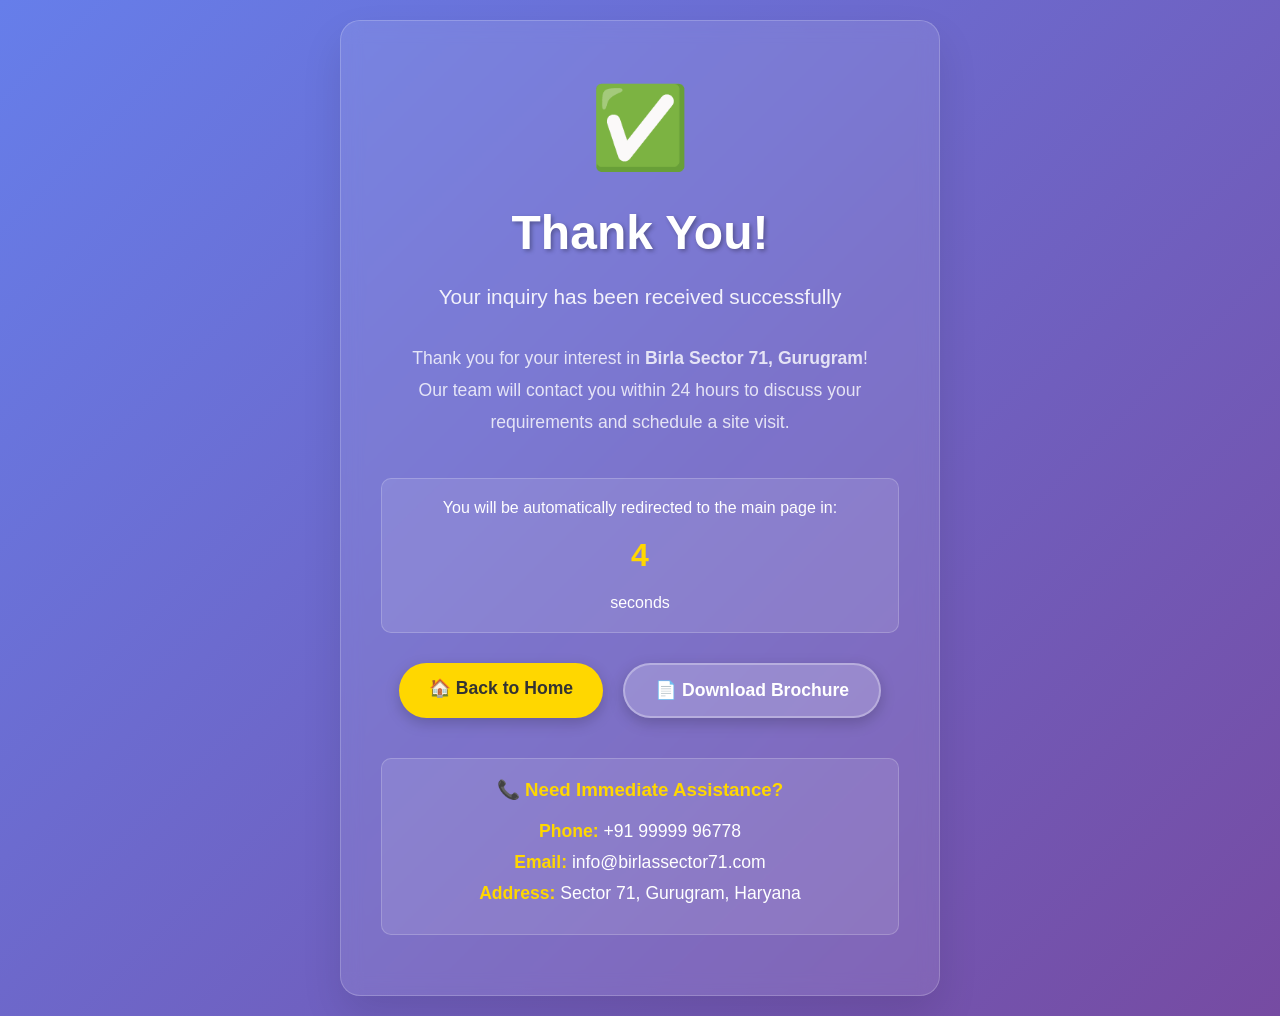
<file: realestate-landing-page/webclone/www.birlassector71.com/birla-estate-sector71-gurugram/thank-you.html>
<!DOCTYPE html>
<html lang="en">
<head>
    <meta charset="UTF-8">
    <meta name="viewport" content="width=device-width, initial-scale=1.0">
    <title>Thank You - Birla Sector 71 Gurugram</title>
    <style>
        * { margin: 0; padding: 0; box-sizing: border-box; }
        body { 
            font-family: 'Segoe UI', Tahoma, Geneva, Verdana, sans-serif; 
            background: linear-gradient(135deg, #667eea 0%, #764ba2 100%);
            min-height: 100vh;
            display: flex;
            align-items: center;
            justify-content: center;
            color: white;
        }
        .thank-you-container {
            background: rgba(255, 255, 255, 0.1);
            backdrop-filter: blur(10px);
            border-radius: 20px;
            padding: 60px 40px;
            text-align: center;
            max-width: 600px;
            margin: 20px;
            box-shadow: 0 20px 40px rgba(0, 0, 0, 0.1);
            border: 1px solid rgba(255, 255, 255, 0.2);
        }
        .success-icon {
            font-size: 80px;
            margin-bottom: 30px;
            animation: bounce 2s infinite;
        }
        .thank-you-title {
            font-size: 3em;
            margin-bottom: 20px;
            font-weight: bold;
            text-shadow: 2px 2px 4px rgba(0, 0, 0, 0.3);
        }
        .thank-you-subtitle {
            font-size: 1.3em;
            margin-bottom: 30px;
            opacity: 0.9;
            line-height: 1.6;
        }
        .thank-you-message {
            font-size: 1.1em;
            margin-bottom: 40px;
            opacity: 0.8;
            line-height: 1.8;
        }
        .redirect-info {
            background: rgba(255, 255, 255, 0.1);
            padding: 20px;
            border-radius: 10px;
            margin: 30px 0;
            border: 1px solid rgba(255, 255, 255, 0.2);
        }
        .countdown {
            font-size: 2em;
            font-weight: bold;
            color: #ffd700;
            margin: 20px 0;
        }
        .action-buttons {
            display: flex;
            gap: 20px;
            justify-content: center;
            flex-wrap: wrap;
            margin-top: 30px;
        }
        .btn {
            padding: 15px 30px;
            border: none;
            border-radius: 50px;
            font-size: 1.1em;
            font-weight: bold;
            cursor: pointer;
            text-decoration: none;
            display: inline-block;
            transition: all 0.3s ease;
            box-shadow: 0 5px 15px rgba(0, 0, 0, 0.2);
        }
        .btn-primary {
            background: #ffd700;
            color: #333;
        }
        .btn-primary:hover {
            background: #ffed4e;
            transform: translateY(-2px);
            box-shadow: 0 8px 25px rgba(0, 0, 0, 0.3);
        }
        .btn-secondary {
            background: rgba(255, 255, 255, 0.2);
            color: white;
            border: 2px solid rgba(255, 255, 255, 0.3);
        }
        .btn-secondary:hover {
            background: rgba(255, 255, 255, 0.3);
            transform: translateY(-2px);
        }
        .contact-info {
            margin-top: 40px;
            padding: 20px;
            background: rgba(255, 255, 255, 0.1);
            border-radius: 10px;
            border: 1px solid rgba(255, 255, 255, 0.2);
        }
        .contact-item {
            margin: 10px 0;
            font-size: 1.1em;
        }
        .contact-item strong {
            color: #ffd700;
        }
        @keyframes bounce {
            0%, 20%, 50%, 80%, 100% { transform: translateY(0); }
            40% { transform: translateY(-10px); }
            60% { transform: translateY(-5px); }
        }
        @media (max-width: 768px) {
            .thank-you-container { padding: 40px 20px; }
            .thank-you-title { font-size: 2.2em; }
            .action-buttons { flex-direction: column; align-items: center; }
            .btn { width: 100%; max-width: 300px; }
        }
    </style>
    
    <!-- Google tag (gtag.js) -->
    <script async src="https://www.googletagmanager.com/gtag/js?id=AW-17708872170">
    </script>
    <script>
      window.dataLayer = window.dataLayer || [];
      function gtag(){dataLayer.push(arguments);}
      gtag('js', new Date());
      gtag('config', 'AW-17708872170');
    </script>
</head>
<body>
    <div class="thank-you-container">
        <div class="success-icon">✅</div>
        <h1 class="thank-you-title">Thank You!</h1>
        <p class="thank-you-subtitle">Your inquiry has been received successfully</p>
        
        <div class="thank-you-message">
            <p>Thank you for your interest in <strong>Birla Sector 71, Gurugram</strong>!</p>
            <p>Our team will contact you within 24 hours to discuss your requirements and schedule a site visit.</p>
        </div>

        <div class="redirect-info">
            <p>You will be automatically redirected to the main page in:</p>
            <div class="countdown" id="countdown">5</div>
            <p>seconds</p>
        </div>

        <div class="action-buttons">
            <a href="index.html" class="btn btn-primary">🏠 Back to Home</a>
            <a href="brochure.html" class="btn btn-secondary">📄 Download Brochure</a>
        </div>

        <div class="contact-info">
            <h3 style="margin-bottom: 20px; color: #ffd700;">📞 Need Immediate Assistance?</h3>
            <div class="contact-item">
                <strong>Phone:</strong> +91 99999 96778
            </div>
            <div class="contact-item">
                <strong>Email:</strong> info@birlassector71.com
            </div>
            <div class="contact-item">
                <strong>Address:</strong> Sector 71, Gurugram, Haryana
            </div>
        </div>
    </div>

    <script>
        // Countdown timer
        let countdown = 5;
        const countdownElement = document.getElementById('countdown');
        
        const timer = setInterval(() => {
            countdown--;
            countdownElement.textContent = countdown;
            
            if (countdown <= 0) {
                clearInterval(timer);
                // Redirect to main page
                window.location.href = 'index.html';
            }
        }, 1000);

        // Track thank you page visit
        if (typeof window.dataCollector !== 'undefined') {
            window.dataCollector.updateVisitorData({
                source: 'thank-you-page',
                pageType: 'confirmation',
                timestamp: new Date().toISOString()
            });
        }

        // Add some interactive effects
        document.addEventListener('click', function(e) {
            if (e.target.classList.contains('btn')) {
                // Add click effect
                e.target.style.transform = 'scale(0.95)';
                setTimeout(() => {
                    e.target.style.transform = '';
                }, 150);
            }
        });

        // Prevent accidental back navigation
        window.addEventListener('beforeunload', function(e) {
            if (countdown > 0) {
                e.preventDefault();
                e.returnValue = '';
            }
        });
    </script>
</body>
</html>
</file>
<file: realestate-landing-page/webclone/www.birlassector71.com/birla-estate-sector71-gurugram/assets/css/pure_style.css>
/*@import url(https://fonts.googleapis.com/css2?family=Roboto:ital,wght@0,100;0,300;0,400;0,500;0,700;0,900;1,100;1,300;1,400;1,500;1,700;1,900&display=swap);*/
:root, html {font-family: Roboto, sans-serif;-webkit-text-size-adjust: 100%;-webkit-tap-highlight-color: transparent;}h1, h2, h5, p, ul {margin-top: 0 }button, hr, input {overflow: visible }.table, body {color: #212529 }.btn, .navbar-toggler-icon, img {vertical-align: middle }.carousel-inner, .modal {overflow: hidden }.owl-carousel, html {-webkit-tap-highlight-color: transparent }html {scroll-padding-top: 70px;line-height: 1.15;-webkit-text-size-adjust: 100%;scroll-behavior: smooth }:root {--blue: #007bff;--indigo: #6610f2;--purple: #6f42c1;--pink: #e83e8c;--red: #dc3545;--orange: #fd7e14;--yellow: #ffc107;--green: #28a745;--teal: #20c997;--cyan: #17a2b8;--white: #fff;--gray: #6c757d;--gray-dark: #343a40;--primary: #007bff;--secondary: #6c757d;--success: #28a745;--info: #17a2b8;--warning: #ffc107;--danger: #dc3545;--light: #f8f9fa;--dark: #343a40;--breakpoint-xs: 0;--breakpoint-sm: 576px;--breakpoint-md: 768px;--breakpoint-lg: 992px;--breakpoint-xl: 1200px }*, ::after, ::before {box-sizing: border-box }header, main, nav, section {display: block }body {margin: 0;font-size: 1rem;font-weight: 400;line-height: 1.5;text-align: left }[tabindex="-1"]:focus:not(:focus-visible) {outline: 0 !important }p, ul {margin-bottom: 1rem }b {font-weight: bolder }a {color: #000b59;text-decoration: none;background-color: transparent }.btn-link:hover, a:hover {color: #000b59;text-decoration: underline;}.btn-link, .btn:hover {text-decoration: none }img {border-style: none }table {border-collapse: collapse }th {text-align: inherit }button {border-radius: 0 }button:focus {outline: dotted 1px;outline: -webkit-focus-ring-color auto 5px }
button, input, select {margin: 0;font-family: inherit;font-size: inherit;line-height: inherit }button, select {text-transform: none }.btn:not(:disabled):not(.disabled), [role=button], [type=button]:not(:disabled), [type=reset]:not(:disabled), [type=submit]:not(:disabled), button:not(:disabled) {cursor: pointer }select {word-wrap: normal;padding: 0 }[type=button], [type=submit], button {-webkit-appearance: button }[type=button]::-moz-focus-inner, [type=submit]::-moz-focus-inner, button::-moz-focus-inner {padding: 0;border-style: none }::-webkit-file-upload-button {font: inherit;-webkit-appearance: button }.micro-navbar, .section, body {font-family: Roboto, sans-serif }.h1, h1, h2, h5 {margin-bottom: .5rem;font-weight: 500;line-height: 1.2 }.table, hr {margin-bottom: 1rem }.h1, h1 {font-size: 2.5rem }h2 {font-size: 2rem }h5 {font-size: 1.25rem }hr {box-sizing: content-box;height: 0;margin-top: 1rem;border: 0;border-top: 1px solid rgba(0, 0, 0, .1) }small {font-size: 80%;font-weight: 400 }.row {display: -ms-flexbox;display: flex;-ms-flex-wrap: wrap;flex-wrap: wrap;margin-right: -15px;margin-left: -15px; }.col, .col-12, .col-6, .col-lg-3, .col-md-3, .col-md-4, .col-md-6, .col-md-8, .col-sm-6 {position: relative;width: 100%;padding-right: 15px;padding-left: 15px }.btn, .form-control {padding: .375rem .75rem;font-size: 1rem;font-weight: 400;line-height: 1.5 }.col-12, .row-cols-1>* {-ms-flex: 0 0 100%;flex: 0 0 100%;max-width: 100% }.col-6 {-ms-flex: 0 0 50%;flex: 0 0 50%;max-width: 50% }.table {width: 100% }.nav, .navbar-nav {margin-bottom: 0;list-style: none }.table td, .table th {padding: .6rem;vertical-align: top;border-top: 1px solid #dee2e6 }.table thead th {vertical-align: bottom;border-bottom: 2px solid #dee2e6 }.table-borderless td, .table-borderless th, .table-borderless thead th {border: 0 }.table-striped tbody tr:nth-of-type(odd) {background-color: rgba(0, 0, 0, .05) }
.form-control {display: block;width: 100%;height: calc(1.9em + .75rem + 2px);color: #495057;background-color: #fff;background-clip: padding-box;border: 1px solid #ced4da;border-radius: .25rem;transition: border-color .15s ease-in-out, box-shadow .15s ease-in-out }.form-control::-ms-expand {background-color: transparent;border: 0 }.form-control:-moz-focusring {color: transparent;text-shadow: 0 0 0 #495057 }.form-control:focus {color: #495057;background-color: #fff;outline: 0 }.form-control::-webkit-input-placeholder {color: #6c757d;opacity: 1 }.form-control::-moz-placeholder {color: #6c757d;opacity: 1 }.form-control:-ms-input-placeholder {color: #6c757d;opacity: 1 }.form-control::-ms-input-placeholder {color: #6c757d;opacity: 1 }.form-control:disabled {background-color: #e9ecef;opacity: 1 }select.form-control:focus::-ms-value {color: #495057;background-color: #fff }.btn {display: inline-block;color: #212529;text-align: center;-webkit-user-select: none;-moz-user-select: none;-ms-user-select: none;user-select: none;background-color: transparent;border: 1px solid transparent;border-radius: .25rem;transition: color .15s ease-in-out, background-color .15s ease-in-out, border-color .15s ease-in-out, box-shadow .15s ease-in-out }.btn:hover {color: #212529 }.btn:focus {outline: 0;box-shadow: 0 0 0 .2rem rgba(0, 123, 255, .25) }.btn:disabled {opacity: .65 }.btn-primary:not(:disabled):not(.disabled).active, .btn-primary:not(:disabled):not(.disabled):active {color: #fff;background-color: #0062cc;border-color: #005cbf }.btn-primary:not(:disabled):not(.disabled).active:focus, .btn-primary:not(:disabled):not(.disabled):active:focus {box-shadow: 0 0 0 .2rem rgba(38, 143, 255, .5) }.btn-secondary:not(:disabled):not(.disabled).active, .btn-secondary:not(:disabled):not(.disabled):active {color: #fff;background-color: #545b62;border-color: #4e555b }.btn-secondary:not(:disabled):not(.disabled).active:focus, .btn-secondary:not(:disabled):not(.disabled):active:focus {box-shadow: 0 0 0 .2rem rgba(130, 138, 145, .5) }.btn-success:not(:disabled):not(.disabled).active, .btn-success:not(:disabled):not(.disabled):active {color: #fff;background-color: #1e7e34;border-color: #1c7430 }.btn-success:not(:disabled):not(.disabled).active:focus, .btn-success:not(:disabled):not(.disabled):active:focus {box-shadow: 0 0 0 .2rem rgba(72, 180, 97, .5) }.btn-info:focus, .btn-info:not(:disabled):not(.disabled).active:focus, .btn-info:not(:disabled):not(.disabled):active:focus {box-shadow: 0 0 0 .2rem rgba(58, 176, 195, .5) }.btn-info, .btn-info:disabled, .btn-outline-info:not(:disabled):not(.disabled).active, .btn-outline-info:not(:disabled):not(.disabled):active {color: #fff;background-color: #17a2b8;border-color: #17a2b8 }.navbar-toggler, button.close {background-color: transparent }.btn-info:focus, .btn-info:hover {background-color: #138496;border-color: #117a8b;color: #fff }.btn-info:not(:disabled):not(.disabled).active, .btn-info:not(:disabled):not(.disabled):active {color: #fff;background-color: #117a8b;border-color: #10707f }.btn-danger:not(:disabled):not(.disabled).active, .btn-danger:not(:disabled):not(.disabled):active {color: #fff;background-color: #bd2130;border-color: #b21f2d }.btn-danger:not(:disabled):not(.disabled).active:focus, .btn-danger:not(:disabled):not(.disabled):active:focus {box-shadow: 0 0 0 .2rem rgba(225, 83, 97, .5) }.btn-light:not(:disabled):not(.disabled).active, .btn-light:not(:disabled):not(.disabled):active {color: #212529;background-color: #dae0e5;border-color: #d3d9df }.btn-light:not(:disabled):not(.disabled).active:focus, .btn-light:not(:disabled):not(.disabled):active:focus {box-shadow: 0 0 0 .2rem rgba(216, 217, 219, .5) }
.btn-outline-primary:not(:disabled):not(.disabled).active, .btn-outline-primary:not(:disabled):not(.disabled):active {color: #fff;background-color: #007bff;border-color: #007bff }.btn-outline-primary:not(:disabled):not(.disabled).active:focus, .btn-outline-primary:not(:disabled):not(.disabled):active:focus {box-shadow: 0 0 0 .2rem rgba(0, 123, 255, .5) }.btn-outline-secondary:not(:disabled):not(.disabled).active, .btn-outline-secondary:not(:disabled):not(.disabled):active {color: #fff;background-color: #6c757d;border-color: #6c757d }.btn-outline-secondary:not(:disabled):not(.disabled).active:focus, .btn-outline-secondary:not(:disabled):not(.disabled):active:focus {box-shadow: 0 0 0 .2rem rgba(108, 117, 125, .5) }.btn-outline-success:not(:disabled):not(.disabled).active, .btn-outline-success:not(:disabled):not(.disabled):active {color: #fff;background-color: #28a745;border-color: #28a745 }.btn-outline-success:not(:disabled):not(.disabled).active:focus, .btn-outline-success:not(:disabled):not(.disabled):active:focus {box-shadow: 0 0 0 .2rem rgba(40, 167, 69, .5) }.btn-outline-info:not(:disabled):not(.disabled).active:focus, .btn-outline-info:not(:disabled):not(.disabled):active:focus {box-shadow: 0 0 0 .2rem rgba(23, 162, 184, .5) }.btn-outline-danger:not(:disabled):not(.disabled).active, .btn-outline-danger:not(:disabled):not(.disabled):active {color: #fff;background-color: #dc3545;border-color: #dc3545 }.btn-outline-danger:not(:disabled):not(.disabled).active:focus, .btn-outline-danger:not(:disabled):not(.disabled):active:focus {box-shadow: 0 0 0 .2rem rgba(220, 53, 69, .5) }.btn-outline-light:not(:disabled):not(.disabled).active, .btn-outline-light:not(:disabled):not(.disabled):active {color: #212529;background-color: #f8f9fa;border-color: #f8f9fa }.btn-outline-light:not(:disabled):not(.disabled).active:focus, .btn-outline-light:not(:disabled):not(.disabled):active:focus {box-shadow: 0 0 0 .2rem rgba(248, 249, 250, .5) }.btn-link {font-weight: 400;color: #007bff }.btn-link:focus {text-decoration: underline }.close:hover, .nav-link:focus, .nav-link:hover, .navbar-brand:focus, .navbar-brand:hover, .navbar-toggler:focus, .navbar-toggler:hover {text-decoration: none }.btn-link:disabled {color: #6c757d;pointer-events: none }.btn-sm {padding: .25rem .5rem;font-size: .875rem;line-height: 1.5;border-radius: .2rem }.fade {transition: opacity .15s linear }.fade:not(.show) {opacity: 0 }.collapse:not(.show), .more-cont {display: none }.nav {display: -ms-flexbox;display: flex;-ms-flex-wrap: wrap;flex-wrap: wrap;padding-left: 0 }.nav-link, .navbar {padding: .5rem 1rem }.nav-link {display: block }.nav-fill .nav-item {-ms-flex: 1 1 auto;flex: 1 1 auto;text-align: center }.navbar {position: relative;display: -ms-flexbox;display: flex;-ms-flex-wrap: wrap;flex-wrap: wrap;-ms-flex-align: center;align-items: center;-ms-flex-pack: justify;justify-content: space-between }.navbar-brand {display: inline-block;padding-top: .3125rem;padding-bottom: .3125rem;margin-right: 1rem;font-size: 1.25rem;line-height: inherit;white-space: nowrap }.navbar-nav {display: -ms-flexbox;display: flex;-ms-flex-direction: column;flex-direction: column;padding-left: 0 }.navbar-nav .nav-link {padding-right: 0;padding-left: 0 }.navbar-collapse {-ms-flex-preferred-size: 100%;flex-basis: 100%;-ms-flex-positive: 1;flex-grow: 1;-ms-flex-align: center;align-items: center }.navbar-toggler {padding: .25rem .75rem;font-size: 1.25rem;line-height: 1;border: 1px solid transparent;border-radius: .25rem }.navbar-toggler-icon {display: inline-block;width: 1.5em;height: 1.5em;content: "";background: center center/100% 100% no-repeat }.navbar-light .navbar-brand, .navbar-light .navbar-brand:focus, .navbar-light .navbar-brand:hover {color: rgba(0, 0, 0, .9) }.navbar-light .navbar-nav .nav-link {color: rgba(0, 0, 0, .5) }.navbar-light .navbar-nav .nav-link:focus, .navbar-light .navbar-nav .nav-link:hover {color: rgba(0, 0, 0, .7) }.navbar-light .navbar-toggler {color: rgba(0, 0, 0, .5);border-color: rgba(0, 0, 0, .1) }.navbar-light .navbar-toggler-icon {background-image: url("data:image/svg+xml,%3csvg xmlns='http://www.w3.org/2000/svg' width='30' height='30' viewBox='0 0 30 30'%3e%3cpath stroke='rgba%280, 0, 0, 0.5%29' stroke-linecap='round' stroke-miterlimit='10' stroke-width='2' d='M4 7h22M4 15h22M4 23h22'/%3e%3c/svg%3e") }.close {float: right;font-size: 1.5rem;font-weight: 700;line-height: 1;color: #fff;margin-top: -38px;margin-right: -32px; }.close:hover {color: #000 }.close:not(:disabled):not(.disabled):focus, .close:not(:disabled):not(.disabled):hover {opacity: .75 }button.close {padding: 0;border: 0 }.modal {position: fixed;top: 0;left: 0;z-index: 1050;display: none;width: 100%;height: 100%;outline: 0 }.modal-dialog {position: relative;width: auto;margin: .5rem;pointer-events: none }.carousel-inner, .carousel-item, .modal-content {width: 100%;position: relative }.modal.fade .modal-dialog {transition: transform .3s ease-out;transition: transform .3s ease-out, -webkit-transform .3s ease-out;-webkit-transform: translate(0, -50px);transform: translate(0, -50px) }.modal-dialog-centered {display: -ms-flexbox;display: flex;-ms-flex-align: center;align-items: center;min-height: calc(100% - 1rem) }.modal-dialog-centered::before {display: block;height: calc(100vh - 1rem);height: -webkit-min-content;height: -moz-min-content;height: min-content;content: "" }.modal-content {display: -ms-flexbox;display: flex;-ms-flex-direction: column;flex-direction: column;pointer-events: auto;background-color: #fff;background-clip: padding-box;border: 1px solid rgba(0, 0, 0, .2);border-radius: .3rem;outline: 0 }.modal-title {margin-bottom: 0;line-height: 1.5 }.modal-body {position: relative;-ms-flex: 1 1 auto;flex: 1 1 auto;padding: 1rem }.carousel {position: relative }.carousel-inner::after {display: block;clear: both;content: "" }.carousel-item {display: none;float: left;margin-right: -100%;-webkit-backface-visibility: hidden;backface-visibility: hidden;transition: transform .6s ease-in-out;transition: transform .6s ease-in-out, -webkit-transform .6s ease-in-out }.at-property-img .at-property-overlayer, .at-property-item:hover .at-property-img .at-property-overlayer {-webkit-transition: .5s ease-in-out;-moz-transition: .5s ease-in-out;-o-transition: .5s ease-in-out;-ms-transition: .5s ease-in-out }.bg-white {background-color: #fff !important }.border {border: 1px solid #dee2e6 !important }.border-top-0 {border-top: 0 !important }.border-right-0 {border-right: 0 !important }.border-bottom-0 {border-bottom: 0 !important }.border-left-0 {border-left: 0 !important }.rounded-0 {border-radius: 0 !important }.d-none {display: none !important }.d-inline-block {display: inline-block !important }.d-block {display: block !important }.d-flex {display: -ms-flexbox !important;display: flex !important }.flex-fill {-ms-flex: 1 1 auto !important;flex: 1 1 auto !important }.flex-shrink-1 {-ms-flex-negative: 1 !important;flex-shrink: 1 !important }.align-self-center {-ms-flex-item-align: center !important;align-self: center !important }.overflow-hidden {overflow: hidden !important }.fixed-top {position: fixed;top: 0;right: 0;left: 0;z-index: 1030 }.shadow-sm {box-shadow: 0 .125rem .25rem rgba(0, 0, 0, .075) !important }.w-100 {width: 100% !important }.mb-0 {margin-bottom: 0 !important }.mt-1 {margin-top: .25rem !important }
.mr-1 {margin-right: 0.25rem !important }.mb-1 {margin-bottom: .25rem !important }.my-2 {margin-top: .5rem !important }.mb-2, .my-2 {margin-bottom: .5rem !important }.pb-1 {padding-bottom: .25rem !important }.pt-2 {padding-top: .5rem !important }.pb-2 {padding-bottom: .5rem !important }.text-center {text-align: center !important }.text-uppercase {text-transform: uppercase !important }.text-capitalize {text-transform: capitalize !important }.font-weight-bold {font-weight: 700 !important }.text-danger {color: #dc3545 !important }.text-decoration-none {text-decoration: none !important }@media print {*, ::after, ::before {text-shadow: none !important;box-shadow: none !important }a:not(.btn) {text-decoration: underline }thead {display: table-header-group }img, tr {page-break-inside: avoid }h2, p {orphans: 3;widows: 3 }h2 {page-break-after: avoid }@page {size: a3 }body {min-width: 992px !important }.navbar {display: none }.table {border-collapse: collapse !important }.table td, .table th {background-color: #fff !important }}body {background-color: #f7f7f7;overflow-y: scroll;position: relative }.color-primary, .content-clr {color: var(--colorPrimary) }.navbar.micro-navbar .nav-item .nav-link, .section {color: #000 }.micro-navbar {box-shadow: 0 1px 8px rgba(0, 0, 0, .2) }.navbar.micro-navbar .nav-item .nav-link:hover {background-color: #f1f1f1 }.micro-form-field {font-size: 1.1vw;border-top: none;border-left: none;border-right: none }.micro-form-btn {font-size: 1.2vw;padding: .3vw 2vw }.micro-form-btn-sm {font-size: 1vw;padding: .3vw 1.2vw }.section {background-color: #fff;letter-spacing: .03vw }.section-link {position: absolute;width: 100%;background-color: transparent;display: block }.at-property-img {position: relative;overflow: hidden }.at-property-img .at-property-overlayer {position: absolute;bottom: -100%;z-index: 111;width: 100%;height: 100%;background: rgba(0, 0, 0, .7);transition: .5s ease-in-out }.at-property-item:hover .at-property-img .at-property-overlayer {left: 0;bottom: 0;transition: .5s ease-in-out }.at-property-btn {text-transform: uppercase;border: .1vw solid #e0e0e0;background: 0 0;border-radius: 0;position: absolute;top: -15%;left: 50%;z-index: 222;-moz-transform: translate(-50%, -50%);-ms-transform: translate(-50%, -50%);-o-transform: translate(-50%, -50%);-webkit-transform: translate(-50%, -50%);transform: translate(-50%, -50%);-webkit-transition: .5s ease-in-out;-moz-transition: .5s ease-in-out;-o-transition: .5s ease-in-out;-ms-transition: .5s ease-in-out;transition: .5s ease-in-out }.at-property-item:hover .at-property-btn {color: #e0e0e0;background: rgba(0, 0, 0, .7);top: 50%;-webkit-transition: .8s ease-in-out;-moz-transition: .8s ease-in-out;-o-transition: .8s ease-in-out;-ms-transition: .8s ease-in-out;transition: .8s ease-in-out }.at-property-dis {padding: .5vw;text-align: center }.vsv-text-bk {width: 100%;position: absolute;top: 50%;left: 50%;-webkit-transform: translate(-50%, -50%);-moz-transform: translate(-50%, -50%);-ms-transform: translate(-50%, -50%);-o-transform: translate(-50%, -50%);transform: translate(-50%, -50%) }.vsv-img {display: block;margin: 0 auto }img.lazyload {font-family: "blur-up: auto", "object-fit: cover" }img.lazyload:not([src]) {visibility: hidden }@keyframes rocking {0%, 100%, 25% {transform: rotate(0) }50% {transform: rotate(2deg) }75% {transform: rotate(-2deg) }}@-webkit-keyframes Gradient {0%, 100% {background-position: 0 50% }50% {background-position: 100% 50% }}@-moz-keyframes Gradient {0%, 100% {background-position: 0 50% }50% {background-position: 100% 50% }}@keyframes Gradient {0%, 100% {background-position: 0 50% }50% {background-position: 100% 50% }}.effetMoveGradient, .effetMoveGradient:hover {text-shadow: 0 3px 6px var(--colorPrimary);background-color: var(--colorPrimary);background: linear-gradient(-45deg, var(--colorPrimary), var(--colorSecondary), var(--colorPrimary), var(--colorSecondary));background-size: 400% 400%;-webkit-animation: 3s infinite Gradient, 3s infinite rocking;-moz-animation: 3s infinite Gradient, 3s infinite rocking;animation: 3s 2s infinite Gradient, 3s 2s infinite rocking;color: var(--colorBtn);border: none }.effetGradient, .effetGradient:hover {text-shadow: 0 3px 6px var(--colorPrimary);background-color: var(--colorPrimary);background: linear-gradient(-45deg, var(--colorPrimary), var(--colorSecondary), var(--colorPrimary), var(--colorSecondary));background-size: 400% 400%;-webkit-animation: 3s infinite Gradient;-moz-animation: 3s infinite Gradient;animation: 3s infinite Gradient;color: var(--colorBtn);border: none }.effectScale {-webkit-transition: .3s;-moz-transition: .3s;-ms-transition: .3s;-o-transition: .3s;transition: .3s;-webkit-transform: scale(1);-moz-transform: scale(1);-ms-transform: scale(1);-o-transform: scale(1);transform: scale(1) }.effectScale:hover {-webkit-transition: .3s;-moz-transition: .3s;-ms-transition: .3s;-o-transition: .3s;transition: .3s;-webkit-transform: scale(1.08);-moz-transform: scale(1.08);-ms-transform: scale(1.08);-o-transform: scale(1.08);transform: scale(1.08) }.animated {-webkit-animation-duration: 1s;animation-duration: 1s;-webkit-animation-fill-mode: both;animation-fill-mode: both }@-webkit-keyframes slideInDown {0% {-webkit-transform: translate3d(0, -100%, 0);transform: translate3d(0, -100%, 0);visibility: visible }100%, 80% {-webkit-transform: translate3d(0, 0, 0);transform: translate3d(0, 0, 0) }}@keyframes slideInDown {0% {-webkit-transform: translate3d(0, -100%, 0);transform: translate3d(0, -100%, 0);visibility: visible }100%, 80% {-webkit-transform: translate3d(0, 0, 0);transform: translate3d(0, 0, 0) }}.slideInDown {-webkit-animation-name: slideInDown;animation-name: slideInDown }#ami-3 .item-wrp {display: flex;flex-direction: column;}#ami-3 .item-wrp>div {display: flex;align-items: center;}#ami-3 .item-wrp>div:last-child {border-bottom: none }#ami-3 .item-wrp p {text-transform: uppercase;font-weight: 600;letter-spacing: .1vw;border-left: 4px solid var(--colorPrimary);padding-left: 0.5vw;}.gallery-thumb {width: 100%;height: auto;border-radius: 0.9vw;transition: .5s;border-radius: 3px }.gallery-thumb:hover {opacity: 1;box-shadow: 0 3px 6px rgba(0, 0, 0, .2);-webkit-transform: scale(1.05);-moz-transform: scale(1.05);-ms-transform: scale(1.05);-o-transform: scale(1.05);transform: scale(1.05) }.owl-carousel {position: relative;display: none;width: 100%;z-index: 0 }@font-face {font-family: micon;src: url(../fonts/micon.woff2);src: url(../fonts/micon.woff2) format('woff2'), url(../fonts/micon.woff2) format('woff2');font-weight: 400;font-style: normal;font-display: block;font-display: swap }.mi {font-family: micon !important;speak: none;font-style: normal;font-weight: 400;font-variant: normal;text-transform: none;line-height: 1;font-size: 18px;-webkit-font-smoothing: antialiased;-moz-osx-font-smoothing: grayscale }.mi-ami:before {content: "\e905" }.mi-download:before {content: "\e906" }.mi-gallery:before {content: "\e907" }.mi-home:before {content: "\e908" }.mi-location:before {content: "\e909" }.mi-price:before {content: "\e90a" }.mi-siteplan:before {content: "\e90b" }.mi-sitevisit:before {content: "\e90c" }.mi-rs-light:before {content: "\e90e" }.mi-support-call:before {content: "\e90f" }.mi-support-price:before {content: "\e910" }.mi-support-visit:before {content: "\e911" }.mi-call:before {content: "\e900" }.animated.infinite {-webkit-animation-iteration-count: infinite;animation-iteration-count: infinite }.more {display: inline-block }.btn-sm.more {color: #000;text-decoration: underline;padding-left: 0 }.card-d {background-color: #eee;margin-bottom: 8px;margin-top: 4px;padding: 10px 15px;text-align: left }.of-box {background: 0 0 }.offer-bg-animation {color: #fff;display: block;background: linear-gradient(-45deg, var(--colorPrimary), var(--colorSecondary), var(--colorPrimary), var(--colorSecondary));background-size: 400% 400%;-webkit-animation: 3s infinite Gradient;-moz-animation: 3s infinite Gradient;animation: 3s infinite Gradient }.offer-text {display: block;font-size: 1vw !important;color: #fff;border: 2px dashed #fff;padding: 10px 5px }.of-box {font-size: 15px;width: 95%;margin-left: auto !important;margin-right: auto !important;font-weight: 700;text-align: center;color: #fff;padding: 8px }.popup-logo {padding-top: 21px;width: 595px;max-width: 20vw !important;height: 5vw !important }.submitBtn {margin-top: 20px !important;margin-bottom: 10px }.lightbox, .lightbox2 {display: none;position: fixed;width: 100%;height: 100%;top: 0;left: 0;z-index: 9999;background-color: rgba(0, 0, 0, .5) }.modal-head {border-radius: 3px 3px 0 0 }.popup-logo img {margin-top: 10px !important }@media only screen and (max-width:1920px) and (min-width:769px) {.desktopview {display: block;margin-top: 50px }}@media only screen and (max-width:768px) {.desktopview {display: none }}@media (min-width:576px) {.col-sm-6 {-ms-flex: 0 0 50%;flex: 0 0 50%;max-width: 50% }.modal-dialog {max-width: 500px;margin: 1.75rem auto }.modal-dialog-centered {min-height: calc(100% - 3.5rem) }.modal-dialog-centered::before {height: calc(100vh - 3.5rem);height: -webkit-min-content;height: -moz-min-content;height: min-content }.d-sm-inline {display: inline !important }.mx-sm-auto {margin-right: auto !important;margin-left: auto !important }}@media (min-width:768px) {.col-md-4, .row-cols-md-3>* {-ms-flex: 0 0 33.333333%;flex: 0 0 33.333333%;max-width: 33.333333% } .col-md-3 {-ms-flex: 0 0 25%;flex: 0 0 25%;max-width: 25%;} .col-md-6 {-ms-flex: 0 0 50%;flex: 0 0 50%;max-width: 50% }.col-md-8 {-ms-flex: 0 0 66.666667%;flex: 0 0 66.666667%;max-width: 66.666667% }.d-md-none {display: none !important }.float-md-right {float: right !important }.pt-md-0 {padding-top: 0 !important }}@media (min-width:992px) {.col-lg-3 {-ms-flex: 0 0 25%;flex: 0 0 25%;max-width: 25% }.navbar-expand-lg {-ms-flex-flow: row nowrap;flex-flow: row nowrap;-ms-flex-pack: start;justify-content: flex-start }.navbar-expand-lg .navbar-nav {-ms-flex-direction: row;flex-direction: row }.navbar-expand-lg .navbar-nav .nav-link {padding-right: .5rem;padding-left: .5rem }.navbar-expand-lg .navbar-collapse {display: -ms-flexbox !important;display: flex !important;-ms-flex-preferred-size: auto;flex-basis: auto }.navbar-expand-lg .navbar-toggler {display: none }.d-lg-none {display: none !important }.d-lg-block {display: block !important }.float-lg-right {float: right !important }}@media (min-width:1200px) {body {font-size: 1.05vw !important;letter-spacing: .02vw }}@media (prefers-reduced-motion:reduce) {.btn, .carousel-item, .fade, .form-control, .modal.fade .modal-dialog {transition: none }}@media only screen and (min-width:992px) {.info-box span.heading1, .info-box span.heading2 {text-align: left;vertical-align: top;font-size: 1vw }.section .head, .section-heading, .section-heading-sub {font-family: Roboto, sans-serif }body {font-size: 1.12vw;letter-spacing: .02vw }.logo {max-width: 18vw;height: 3.9vw }.navbar-brand {padding: 0 .2rem;margin: 0 auto }.micro-nav {width: 78% }.micro-nav .nav-icon {margin-right: 3px;font-size: 1.25vw }.micro-nav .navbar-nav {width: 100% }.micro-side {position: fixed;top: 0;right: 0;width: 22%;height: 100vh;background-color: #fff;z-index: 1031 }.navbar.micro-navbar .nav-item, .og-block .nav-item:first-child {border-right: .1vw solid #dbe4e9 }.navbar.micro-navbar .nav-item:first-child {border-left: .1vw solid #dbe4e9 }.modal-body, .navbar.micro-navbar {padding: 0 }.navbar.micro-navbar .nav-link {padding: 1.1vw .3vw }.og-section {background-image: -webkit-linear-gradient(top, #fff, #f1f1f1);background-image: -moz-linear-gradient(top, #fff, #f1f1f1);background-image: -ms-linear-gradient(top, #fff, #f1f1f1);background-image: -o-linear-gradient(top, #fff, #f1f1f1);background-image: linear-gradient(top, #fff, #f1f1f1) }.og-block {margin: 0 .5vw;background-color: #000;color: #fff;cursor: pointer;border-bottom-left-radius: 1vw;border-bottom-right-radius: 1vw;background-image: -webkit-linear-gradient(left, #444, #1a1a1a);background-image: -moz-linear-gradient(left, #444, #1a1a1a);background-image: -ms-linear-gradient(left, #444, #1a1a1a);background-image: -o-linear-gradient(left, #444, #1a1a1a);background-image: linear-gradient(left, #444, #1a1a1a) }.info-box, .pro-status {background-color: #fff;display: inline-block }.og-block .nav-item {padding: .5vw 0;font-size: 1.01vw }.form-heading {font-size: 1.15vw }.form-side {padding: 0 1vw }.micro-main-slider {width: 78vw;height: 89vh }.micro-main-slider .carousel-item img {height: 83vh;width: 81vw;margin-top: 11px }.info-box {position: absolute;top: 0;left: 8px;z-index: 9;margin-top: 4.6vw;padding-bottom: 1.5vw;display: inline-block;width: 22vw;background-color: #fff;border-radius: 8px;color: #fff;border: 1px solid #eee;}.pro-status {padding: 10px;font-size: 1vw;text-transform: uppercase;text-shadow: none;color: #000;border-bottom: 1px solid var(--colorPrimary);width: 100% }.pro-title {display: block;padding: 1vw .8vw .3vw;font-size: 1.8vw;line-height: 2vw;text-transform: capitalize;color: #212529;text-align: center;font-weight: 600; margin-bottom: 0; }.pro-add, .pro-dev {color: #000;display: block;text-transform: capitalize;text-align: center }.pro-add {padding: .1vw 0;font-size: .8vw;line-height: 1.4vw }.pro-dev {padding: .1vw 0 .1vw 5px;font-size: 1vw;line-height: 1.2vw }.info-box span.heading1 {color: #000;font-weight: 700;width: 9vw !important;display: inline-block }.info-box span.heading2 {color: #000;font-weight: 400;width: 6vw !important;display: inline-block }.pro-tag-line {display: block;padding: .1vw .8vw;font-size: 14px;text-transform: capitalize;line-height: 1.4vw;color: #333;text-align: center;margin-top: 20px }.pro-price, .pro-rera {color: #212529;display: block }.pro-price {padding: .1vw .8vw .3vw;font-size: 1.8vw;font-weight: 800;line-height: 28px;margin-bottom: 15px }.info-box .micro-form-btn {margin: 0 .8vw }.pro-rera {font-size: .9vw;margin-top: .5vw;line-height: 1.4vw }.section {max-width: 76vw;margin: 1vw 0;position: relative;overflow: hidden;padding: 30px 40px;-moz-padding-end: 30px;-moz-padding-start: 30px }
.section-link {top: -4.3vw;height: 4.3vw }.section .head {color: var(--colorPrimary);font-size: 26px;letter-spacing: 0;text-orientation: mixed; font-weight:700; }.section-heading {font-size: 2.5vw; margin-bottom: .5rem !important; font-weight:700 }.section-heading-sub {font-size: 1.4vw;margin-bottom: 1vw;font-weight: 600 }.section p {margin-bottom: .6vw }.at-property-btn {padding: .5vw .8vw;width: 73%;text-align: center }.master-plan {display: block;max-width: 25vw;height: 38vh;margin: 0 auto }.master-plan img {max-width: 100%;height: 100% }.floor-plan-img {width: 100%;height: 15vw }.price-amt .mi {font-size: .9vw;font-weight: 600 }.vsv-img {width: 100%;max-height: 450px;}.vsv-text-bk {width: 100%;position: absolute;top: 50%;left: 50%;-webkit-transform: translate(-50%, -50%);-moz-transform: translate(-50%, -50%);-ms-transform: translate(-50%, -50%);-o-transform: translate(-50%, -50%);transform: translate(-50%, -50%) }
.vsv-text-bg {display: block;background-color: rgba(0, 0, 0, .5);color: #fff;text-shadow: 0 1px 2px #000;text-align: center;font-size: 1.8vw;padding: 1vw 0;-webkit-transition: .3s ease-in-out;-moz-transition: .3s ease-in-out;-ms-transition: .3s ease-in-out;-o-transition: .3s ease-in-out;transition: .3s ease-in-out }.vsv-icon {display: inline-block;width: 5vw;height: 5vw;background-color: #fff;-webkit-mask: url([data-uri]) no-repeat center;mask: url([data-uri]) no-repeat center }@keyframes vsvicon {0% {height: 5vw }100% {height: 7vw }}.vsv-img:hover .vsv-icon {width: 7vw;height: 7vw;-webkit-animation: .3s linear vsvicon;-moz-animation: .3s linear vsvicon;-ms-animation: vsvicon .3s linear;-o-animation: .3s linear vsvicon;animation: .3s linear vsvicon }.vsv-icon, .vsv-img .h1 {-webkit-transition: .3s ease-in-out;-moz-transition: .3s ease-in-out;-ms-transition: .3s ease-in-out;-o-transition: .3s ease-in-out;transition: .3s ease-in-out }.vsv-img:hover .h1 {font-size: 2vw }.vsv-img:hover .vsv-text-bg {font-size: 1.3vw }.modal-dialog.enq-modal {max-width: 36vw;border-radius: 3px }.close {position: absolute;right: 1vw;top: .3vw }.modal-head {background-color: var(--colorPrimary) }.modal-title {display: block;font-size: 1.5vw;text-transform: capitalize;font-weight: 600;color: var(--colorBtn);padding: 1.2vw 0 }.modal-title-secondary {display: block;font-size: 1vw;text-transform: capitalize;font-weight: 600;padding: 1vw 0 .5vw }.modal-highlight-bg {background-color: #f9f9f9;border-top-right-radius: 10px;border-bottom-right-radius: 10px;vertical-align: top;border-top-left-radius: 15px }.modal-highlight-title {display: block;text-align: center;font-size: 1.3vw;font-weight: 500;padding: 25px 0 .1vw;color: var(--colorPrimary) }.modal-highlight {list-style: none;padding: 10px 0;margin-bottom: 0;width: 11vw }.modal-highlight li i {display: inline-block;font-size: 2.8vw;color: var(--colorPrimary) }.modal-highlight li span {display: block;font-size: .9vw;color: var(--colorPrimary);padding: 0 0 1.3vw }.modal-call-btn, .modal-call-btn:hover {display: block;background-color: var(--colorPrimary);color: var(--colorBtn);text-decoration: none;font-size: 1.3vw;border-radius: 0 0 3px 3px }.info-box {width: 22vw;text-align: center }.pro-add, .pro-dev {padding: 3px 4px 0 0;}}@media only screen and (max-width:991px) {.section .head, .section-heading, .section-heading-sub {font-family: Roboto, sans-serif }.modal-title, .price-amt, .price-amt .mi, .price-type, .pro-price, .pro-title {font-weight: 600 }.navbar.micro-navbar {padding: .1rem 0 }.navbar.micro-navbar .navbar-brand {padding: 0;margin-left: .2rem }.navbar-toggler {margin: .7rem .5rem .7rem 0 }.desktop{display:block !important;}.logo {height: 60px;max-width: 275px }.micro-side, .modal-highlight, .modal-highlight-title {display: none }.micro-main-slider .carousel-item img {width: 100%;margin-top: 1.5vw }.navbar.micro-navbar .nav-fill .nav-item:first-child {border-top: 1px solid #ededed }.navbar.micro-navbar .nav-fill .nav-item:not(:last-child) {border-bottom: 1px solid #ededed }.info-box {padding-bottom: .5vw;display: block;width: 100%;background-color: #fff;color: #000;text-align: center }
.pro-status, .pro-title {display: block;padding: 3px;text-transform: uppercase }.pro-status {font-size: 16px;text-shadow: 0 1px 2px #333;color: var(--colorBtn);background-color: var(--colorPrimary) }.pro-title, .section .head {color: var(--colorPrimary) }.pro-title {font-size: 24px;line-height: 24px;margin: 5px 0 }.pro-add, .pro-dev, .pro-tag-line {padding: 3px 0;font-size: 15px }.modal-title, .modal-title-secondary, .pro-add, .pro-dev, .pro-tag-line {text-transform: capitalize;display: block }.pro-add, .pro-dev {line-height: 16px;padding-left: 5px }.pro-price {display: block;padding: 5px 0;font-size: 26px }.micro-form-btn {font-size: 16px;padding: 4px 15px;margin: auto;display: block }.pro-rera {display: block;padding: 3px 0;font-size: 13px;margin-top: 3px }.section {padding: 20px;margin: 10px;position: relative;overflow: hidden;height: 100% }.section-link {top: -70px;height: 70px }.master-plan, .vsv-img {height: auto;width: 100% }.section .head {font-size: 18px }#ami-3 .item-wrp p, .price-amt .mi {font-size: 14px }.section-heading {font-size: 25px;text-align: center; font-weight:700 }.section-heading-sub {font-size: 20px;margin-bottom: 10px;text-align: center }.table.micro-price-table {width: 100% }.table.micro-price-table .mb-w {min-width: 120px }.at-property-btn {padding: 2vw 4.5vw;width: 75%;text-align: center }.master-plan {display: block }.master-plan img {max-width: 100%;max-height: 200px }.floor-plan-img {width: 100%;}.vsv-icon {background-color: #fff;-webkit-mask: url([data-uri]) no-repeat center;mask: url([data-uri]) no-repeat center;display: block;width: 60px;height: 60px;margin: 0 auto }.nav-item .mi {margin: 5px }.table-pricing tbody, .table-pricing td, .table-pricing th, .table-pricing thead, .table-pricing tr, table.table-pricing {display: block }.table-pricing thead tr {position: absolute;top: -9999px;left: -9999px }.table-pricing tr {margin: 0;padding: 10px 0 }.table-pricing tr:nth-child(odd) {background: #ccc }.table-pricing td {border: none;position: relative;text-align: center;padding: 3px }.table-pricing td:before {position: absolute;top: 0;left: 6px;width: 45%;padding-right: 10px;white-space: nowrap }.price-type {font-size: 25px }.price-amt {font-size: 17px }.price-amt .mi {margin-right: 0 }.table-pricing .btn-sm {padding: 5px 15px;font-size: 16px }.mi.action-icon, .modal-title {font-size: 18px;color: var(--colorBtn) }.mi {margin-right: 5px }.close {position: absolute;right: 10px;top: 3px;margin-right: -10px; }.modal-head {background-color: var(--colorPrimary) }.modal-body {padding: 0 }.modal-title {padding: 10px 0;}.modal-title-secondary {font-size: 15px;font-weight: 600;padding: 20px 0 5px }.modal-call-btn, .modal-call-btn:hover {display: block;background-color: var(--colorPrimary);color: var(--colorBtn);padding: 5px 0;text-decoration: none;font-size: 16px }.micro-form-field {font-size: 16px }.numeric {padding-left: 27px !important }}@media only screen and (max-width:320px) {.logo {max-width: 235px }}@media only screen and (min-width:1600px) {.micro-main-slider, .micro-nav {width: 80% }.micro-side {width: 20% }.micro-main-slider .carousel-item img {width: 100%;height: 100% }.section {max-width: 79% }.vsv-img {height: auto }}@media only screen and (min-height:950px) {.micro-main-slider, .micro-main-slider .carousel-item img {height: auto }}@media only screen and (min-width:991px) {#ami-3 .item-wrp img {width: 5vw;height: 4vw;}#ami-3 .item-wrp p {font-size: 1.05vw }#ami-3 .item-wrp>div {padding: 1vw 0 }}@media only screen and (min-width:575px) {.gallery-thumb {height: auto;border-radius: 0.9vw;}}@media only screen and (max-width:575px) {.gallery-thumb {height: auto;border-radius: 0.9vw;}}@media only screen and (max-width:786px) {.micro-main-slider .carousel-item img {width: 100%;margin-top: 2.5vw }}@media only screen and (min-width:1024px) {.micro-main-slider .carousel-item img {width: 81vw;margin-top: -18px }}@media only screen and (min-width:320px) and (max-width:991px) {.offer-text {font-size: 16px !important }.info-box span.heading1, .more, h5 {font-size: 15px }.info-box {padding-bottom: 20px }.carousel-item img {height: auto !important }.section .head {font-size: 24px;padding-bottom: 10px;display: block;text-align: center; font-weight:700;}.info-box span.heading2 {font-weight: 400;font-size: 15px;text-align: left;padding-right: 5px }.info-box span.heading1 {font-weight: 700;text-align: left }.close {font-size: 35px }h5 {line-height: 15px;padding: 10px 4px 4px }}
@media only screen and (min-width:1281px) {.numeric {padding-left: 27px !important }}@media only screen and (min-width:992px) and (max-width:1200px) {.micro-nav .nav-icon {margin-right: 3px;font-size: 1.25vw;display: block !important }}@media only screen and (max-width:5000px) and (min-width:991px) {h2 {margin-bottom: 1.4rem !important }}.navbar.micro-navbar .nav-item .nav-link.active {background-color: var(--colorPrimary);color: var(--colorBtn);height: 100%;}.carousel {position: relative;}.carousel-inner {position: relative;width: 100%;overflow: hidden;}.carousel-item {position: relative;display: none;-webkit-box-align: center;-ms-flex-align: center;align-items: center;width: 100%;transition: -webkit-transform 0.6s ease;transition: transform 0.6s ease;transition: transform 0.6s ease, -webkit-transform 0.6s ease;-webkit-backface-visibility: hidden;backface-visibility: hidden;-webkit-perspective: 1000px;perspective: 1000px;}.carousel-item-next, .carousel-item-prev, .carousel-item.active {display: block;}.carousel-item-next, .carousel-item-prev {position: absolute;top: 0;}.carousel-item-next.carousel-item-left, .carousel-item-prev.carousel-item-right {-webkit-transform: translateX(0);transform: translateX(0);}@supports ((-webkit-transform-style: preserve-3d) or (transform-style: preserve-3d)) {.carousel-item-next.carousel-item-left, .carousel-item-prev.carousel-item-right {-webkit-transform: translate3d(0, 0, 0);transform: translate3d(0, 0, 0);}}.active.carousel-item-right, .carousel-item-next {-webkit-transform: translateX(100%);transform: translateX(100%);}@supports ((-webkit-transform-style: preserve-3d) or (transform-style: preserve-3d)) {.active.carousel-item-right, .carousel-item-next {-webkit-transform: translate3d(100%, 0, 0);transform: translate3d(100%, 0, 0);}}.active.carousel-item-left, .carousel-item-prev {-webkit-transform: translateX(-100%);transform: translateX(-100%);}@supports ((-webkit-transform-style: preserve-3d) or (transform-style: preserve-3d)) {.active.carousel-item-left, .carousel-item-prev {-webkit-transform: translate3d(-100%, 0, 0);transform: translate3d(-100%, 0, 0);}}.carousel-control-next, .carousel-control-prev {position: absolute;top: 0;bottom: 0;display: -webkit-box;display: -ms-flexbox;display: flex;-webkit-box-align: center;-ms-flex-align: center;align-items: center;-webkit-box-pack: center;-ms-flex-pack: center;justify-content: center;width: 15%;color: #fff;text-align: center;opacity: 0.5;}.carousel-control-next:focus, .carousel-control-next:hover, .carousel-control-prev:focus, .carousel-control-prev:hover {color: #fff;text-decoration: none;outline: 0;opacity: 0.9;}.carousel-control-prev {left: 0;}.carousel-control-next {right: 0;}.carousel-control-next-icon, .carousel-control-prev-icon {display: inline-block;width: 20px;height: 20px;background: transparent no-repeat center center;background-size: 100% 100%;}.carousel-control-prev-icon {background-image: url("data:image/svg+xml;charset=utf8,%3Csvg xmlns='http://www.w3.org/2000/svg' fill='%23fff' viewBox='0 0 8 8'%3E%3Cpath d='M5.25 0l-4 4 4 4 1.5-1.5-2.5-2.5 2.5-2.5-1.5-1.5z'/%3E%3C/svg%3E");}.carousel-control-next-icon {background-image: url("data:image/svg+xml;charset=utf8,%3Csvg xmlns='http://www.w3.org/2000/svg' fill='%23fff' viewBox='0 0 8 8'%3E%3Cpath d='M2.75 0l-1.5 1.5 2.5 2.5-2.5 2.5 1.5 1.5 4-4-4-4z'/%3E%3C/svg%3E");}
.carousel-indicators {position: absolute;right: 0;bottom: 10px;left: 0;z-index: 15;display: -webkit-box;display: -ms-flexbox;display: flex;-webkit-box-pack: center;-ms-flex-pack: center;justify-content: center;padding-left: 0;margin-right: 15%;margin-left: 15%;list-style: none;}.carousel-indicators li {position: relative;-webkit-box-flex: 0;-ms-flex: 0 1 auto;flex: 0 1 auto;width: 30px;height: 3px;margin-right: 3px;margin-left: 3px;text-indent: -999px;background-color: rgba(255, 255, 255, 0.5);}.carousel-indicators li::before {position: absolute;top: -10px;left: 0;display: inline-block;width: 100%;height: 10px;content: "";}.carousel-indicators li::after {position: absolute;bottom: -10px;left: 0;display: inline-block;width: 100%;height: 10px;content: "";}.carousel-indicators .active {background-color: #fff;}.carousel-caption {position: absolute;right: 15%;bottom: 20px;left: 15%;z-index: 10;padding-top: 20px;padding-bottom: 20px;color: #fff;text-align: center;}@media only screen and (min-width: 1024px) {.micro-main-slider .carousel-item img {width: 81vw;margin-top: -18px;}}@media only screen and (min-width: 1024px) {.micro-main-slider .carousel-item img {height: 83vh;width: 81vw;margin-top: 11px;}}.active.carousel-item-left, .carousel-item-prev:not(.carousel-item-right) {-webkit-transform: translateX(-100%);transform: translateX(-100%);}.d-block {display: block !important;}img {vertical-align: middle;border-style: none;}.ls-blur-up-img {filter: blur(10px);opacity: 1;transition: opacity 1s, filter 1.5s;}.ls-blur-up-img {position: absolute;top: 0;left: 0;width: 100%;height: 100%;display: block;font-family: "blur-up: auto", "object-fit: cover";object-fit: cover;}.fade {transition: opacity .15s linear;}.modal.show .modal-dialog {-webkit-transform: none;transform: none;}.modal {position: fixed;top: 0;left: 0;z-index: 1050;display: none;width: 100%;height: 100%;overflow: hidden;outline: 0;}.lightbox, .lightbox2 {display: none;position: fixed;z-index: 10;width: 100%;height: 100%;top: 0;left: 0;z-index: 9999;background-color: rgba(0, 0, 0, 0.5);}.modal-backdrop {position: fixed;top: 0;left: 0;z-index: 1040;width: 100vw;height: 100vh;background-color: rgba(0, 0, 0, 0.5);}#ami-3.owl-carousel.owl-loaded {width: 100%;height: 100%;background-color: #fafafa;color: #000;background-size: cover;border-radius: 2vw;}.no-js .owl-carousel, .owl-carousel.owl-loaded {display: block;}.owl-carousel, .owl-carousel .owl-item {-webkit-tap-highlight-color: transparent;position: relative;}.owl-carousel .owl-stage-outer {background-color: #fafafa;}.owl-carousel .owl-stage-outer {position: relative;overflow: hidden;-webkit-transform: translate3d(0, 0, 0);}.owl-carousel .owl-stage {position: relative;-ms-touch-action: pan-Y;touch-action: manipulation;-moz-backface-visibility: hidden;}.owl-carousel .owl-item {min-height: 1px;float: left;-webkit-backface-visibility: hidden;-webkit-touch-callout: none;}.owl-carousel .owl-item, .owl-carousel .owl-wrapper {-webkit-backface-visibility: hidden;-moz-backface-visibility: hidden;-ms-backface-visibility: hidden;-webkit-transform: translate3d(0, 0, 0);-moz-transform: translate3d(0, 0, 0);-ms-transform: translate3d(0, 0, 0);}#ami-3 .item-wrp {display: flex;flex-direction: column;}#ami-3 .item-wrp>div {display: flex;align-items: center;}.ami_sec {position: relative;text-align: center;color: white;}.owl-carousel .owl-item img {display: block;width: 100%;}.owl-carousel.owl-drag .owl-item {-ms-touch-action: pan-y;touch-action: pan-y;-webkit-user-select: none;-moz-user-select: none;-ms-user-select: none;user-select: none;}
#ami-3 .item-wrp p {text-transform: uppercase;font-weight: 600;letter-spacing: 0.1vw;border-left: 4px solid var(--colorPrimary);padding-left: 0.5vw;}.ami_sec p {position: absolute;bottom: 8px;left: 16px;background-image: linear-gradient(45deg, black, transparent);}@media only screen and (min-width: 1281px) {#ami-3 .item-wrp>div {padding: 0.6vw 0;}#ami-3 .item-wrp img {width: 100%;height: 100%;border-radius: 1vw;}}@media only screen and (min-width: 991px) {#ami-3 .item-wrp>div {padding: 0.4vw 0;}}@media (min-width: 1600px) and (max-width: 5120px) {#ami-3 .item-wrp img {width: 100%;height: 100%;border-radius: 1vw;}#ami-3 .item-wrp>div {padding: 0.6vw 0;}.gallery-thumb {height: auto;border-radius: 0.9vw;}}@media only screen and (min-width: 992px) {.section p {margin-bottom: .6vw;}.d-lg-none {display: none !important;}}.owl-theme .owl-nav {margin-top: 10px;}.owl-theme .owl-dots, .owl-theme .owl-nav {text-align: center;-webkit-tap-highlight-color: transparent;}.owl-carousel .owl-nav button.owl-next, .owl-carousel .owl-nav button.owl-prev, .owl-carousel button.owl-dot {background: 0 0;color: inherit;border: none;padding: 0 !important;font: inherit;outline: none;}.owl-theme .owl-nav [class*="owl-"] {color: #fff;font-size: 14px;margin: 5px;padding: 4px 7px;background: #d6d6d6;display: inline-block;cursor: pointer;border-radius: 3px;}.owl-nav button.owl-prev {left: 0;margin-left: -20px !important;}.owl-nav button {position: absolute;top: 50%;color: #fff;margin: 0;transition: all 0.3s ease-in-out;transform: translateY(-50%);font-family: serif !important;background: #fff !important;width: 50px;height: 50px;line-height: 75px !important;border-radius: 50% !important;border: 1px solid rgba(0, 0, 0, 0.2) !important;box-shadow: 0 3px 5px rgba(0, 0, 0, 0.2);opacity: 0.4;}.owl-nav button span {font-size: 70px;position: relative;top: -20px;}.owl-nav button.owl-next {right: 0;margin-right: -20px !important;}@media (min-width: 768px) {.col-md-7 {flex: 0 0 58.333333%;max-width: 58.333333%;}.location {width: 30%;display: inline-block;flex: auto !important;}.map-view {width: 65% !important;display: inline-block;max-width: unset !important;flex: auto !important;margin-right: 26px;}}@media (min-width: 576px) {.col-sm-12 {flex: 0 0 100%;max-width: 100%;}}@font-face {font-family: micon;src: url(../fonts/micon.woff2);src: url(../fonts/micon.woff2) format("woff2"), url(../fonts/micon.woff2) format("woff2");font-weight: 400;font-style: normal;font-display: block;font-display: swap;}.mi {font-family: micon !important;speak: none;font-style: normal;font-weight: 400;font-variant: normal;text-transform: none;line-height: 1;font-size: 18px;-webkit-font-smoothing: antialiased;-moz-osx-font-smoothing: grayscale;}.mi-loc-list:before {content: "\e912";}.mi-loc-list-2:before {content: "\e913";}.mi-ami:before {content: "\e905";}.mi-download:before {content: "\e906";}.mi-gallery:before {content: "\e907";}.mi-home:before {content: "\e908";}.mi-ResizeTouchNarrowerMirrored:before {content: "\edd4";}.mi-accept:before {content: "\ea01";}.mi-location:before {content: "\e909";}.mi-price:before {content: "\e90a";}.mi-siteplan:before {content: "\e90b";}.mi-sitevisit:before {content: "\e90c";}.mi-rs:before {content: "\e90d";}.mi-rs-light:before {content: "\e90e";}.mi-support-call:before {content: "\e90f";}.mi-support-price:before {content: "\e910";}.mi-support-visit:before {content: "\e911";}.mi-call:before {content: "\e900";}.mi-enquire:before {content: "\e901";}.mi-whatsapp .path1:before {content: "\e902";color: #eceff1;}.mi-whatsapp .path2:before {content: "\e903";margin-left: -1em;color: #4caf50;}.mi-whatsapp .path3:before {content: "\e904";margin-left: -1em;color: #fafafa;}#address_section .row {margin: 0 !important }.section {margin: 1vw 0;position: relative;overflow: hidden;padding: 30px 40px;-moz-padding-end: 30px;-moz-padding-start: 30px;}.mb-3, .my-3 {margin: 0 0 1rem 0;}@media only screen and (max-width: 768px) {.mb-3, .my-3 {display: block;}#ami-3 .disabled {display: none;}}@media only screen and (max-width: 768px) {.mobileview {display: block;margin-top: 65px;}.map-view {display: block;}}@media only screen and (max-width: 991px) {.mob-form {padding: 5px 10px;display: block;width: 100%;text-align: center;border-top: 2px solid #c8c8c8;border-bottom: 2px solid #c8c8c8;background-color: #f1f1f1;background: linear-gradient(-45deg, #f1f1f1, #c8c8c8, #f1f1f1, #c8c8c8);background-size: 400% 400%;-webkit-animation: Gradient 3s ease infinite;-moz-animation: Gradient 3s ease infinite;animation: Gradient 3s ease infinite;}.mob-form .form-heading {font-size: 18px;text-shadow: 0 1px 3px #fff;margin: 10px 0;}.mob-form .micro-form-btn {margin: 10px auto !important;}.mob-action {position: fixed;bottom: 0;left: 0;width: 100%;background-color: var(--colorPrimary);color: var(--colorBtn);box-shadow: 0 1px 6px 2px rgb(0 0 0 / 40%);z-index: 1030;}.mob-action .nav-item:not(:last-child) {border-right: 1px solid var(--colorBtn);}.mob-action .nav-item {padding: 7px 5px;text-align: left;font-size: 14px;width: 32%;display: inline-flex;flex-direction: row;align-items: center;line-height: 16px;justify-content: center;}}@media only screen and (max-width: 424px) and (min-width: 320px) {#ami-3 .item-wrp img {padding: 10px 0;height: 57vw;width: 100%;object-fit: fill;border-radius: 1vw;}}@media only screen and (max-width: 768px) and (min-width: 425px) {#ami-3 .item-wrp img {padding: 10px 0;height: 57vw;width: 100%;object-fit: fill;border-radius: 1vw;}}@media (min-width: 576px) {.col-sm-12 {-ms-flex: 0 0 100%;flex: 0 0 100%;max-width: 100%;}.row-cols-sm-2>* {-ms-flex: 0 0 50%;flex: 0 0 50%;max-width: 50%;}}@media (min-width: 768px) {.row-cols-md-3>* {-ms-flex: 0 0 33.333333%;flex: 0 0 33.333333%;max-width: 33.333333%;}}@media only screen and (max-width: 1280px) and (min-width: 992px) {#ami-3 .item-wrp img {width: 100%;height: 100%;border-radius: 1vw;}}@media only screen and (max-width: 991px) and (min-width: 769px) {#ami-3 .item-wrp img {width: 100%;height: 100%;border-radius: 1vw;}}@media (min-width: 992px) {.d-lg-none {display: none !important;}.master-plan {display: block;max-width: 25vw;height: 18.5vw;margin: 0 auto;}}@media (min-width: 768px) and (max-width: 991px) {.d-md-none {display: none !important;}}@media (min-width: 576px) and (max-width: 767px) {.d-sm-block {display: block !important;}}.nav {display: -ms-flexbox;display: flex;-ms-flex-wrap: wrap;flex-wrap: wrap;padding-left: 0;margin-bottom: 0;list-style: none;}.nav-link.ami-tab.active {color: var(--colorBtn);background-color: var(--colorPrimary);}.nav-pills .nav-link.active, .nav-pills .show>.nav-link {color: #fff;background-color: var(--colorPrimary);}.nav-link.ami-tab {background-color: transparent;color: var(--colorPrimary);border: 2px solid var(--colorPrimary);border-radius: 0;}.nav-link {display: block;padding: .5rem 1rem;}.mb-3, .my-3 {margin-bottom: 1rem !important;}.nav-fill .nav-item {-webkit-box-flex: 1;-ms-flex: 1 1 auto;flex: 1 1 auto;text-align: center;}.nav-justified .nav-item {-ms-flex-preferred-size: 0;flex-basis: 0;-webkit-box-flex: 1;-ms-flex-positive: 1;flex-grow: 1;text-align: center;}.tab-content>.tab-pane {display: none;}.tab-content>.active {display: block;}.navbar {position: relative;display: -webkit-box;display: -ms-flexbox;display: flex;-ms-flex-wrap: wrap;flex-wrap: wrap;-webkit-box-align: center;-ms-flex-align: center;align-items: center;-webkit-box-pack: justify;-ms-flex-pack: justify;justify-content: space-between;padding: 0.5rem 1rem;}
.masterplan-box {display: flex; justify-content: center;}.rera-img{margin-bottom:1vh;margin-left:.8vh}@media (min-width:992px){.section-heading-sub1{font-size:1vw;margin:3vh 0 1vw;font-weight:600}.rera-details p{text-align:left}}@media only screen and (min-width:768px) and (max-width:991px){.section-heading-sub1{font-size:18px;margin:3vh 0 1vw;font-weight:400}.rera-details p{text-align:left}}@media only screen and (max-width:767px){.rera-box,.rera-details p,.text-center-mob{text-align:center}.section-heading-sub1{font-size:18px;margin:3vh 0 2vh;text-align:center}.rera-box{max-width:150px;width:100%;margin:0 auto}.rera-details p{font-size:14px}.rera-img{margin-left:0}.brk-wrd{word-break:break-word}}.zoom-in-zoom-out{width:100%;text-align:center;animation:2s ease-out infinite zoom-in-zoom-out;display:block}@keyframes .zoom-in-zoom-out{0%,100%{transform:scale(1,1)}50%{transform:scale(1.1,1.3)}}.padding10{padding:10px}.costing{font-size:1.25rem}
.form-control::placeholder {color: #acacac;font-weight: 400;}
/*Download brochure added css*/
    @media only screen and (min-width:992px) and (max-width:1280px){.download-brochure .desk_brochure img{width:110px!important;right:100px!important}}@media only screen and (max-width:991px){.download-brochure{z-index:999!important}.download-brochure .desk_brochure{display:none!important}.download-brochure .mob_brochure{display:block!important}.download-brochure .mob_brochure img{max-height:100%;height:144px;width:auto;position:fixed;left:5px;top:35%}}.download-brochure{position:fixed;z-index:9999}.download-brochure .mob_brochure{display:none}.download-brochure .desk_brochure{display:block}.download-brochure .desk_brochure img{max-width:100%;height:auto;width:144px;display:block;position:fixed;right:128px;bottom:50px}.masterplan-box{display:flex;justify-content:center}
.text-right{text-align:right;font-weight:600;text-wrap:nowrap}.loc-pointer{display:flex;padding:0 0 7px;justify-content:space-between;border-bottom:1px solid #c9c9c9;margin-bottom:.5rem!important}.padding0{padding:0}.loc-pointer i,.loc-pointer span{display:inline-block}.loc-pointer .loc-text{display:flex;align-items:flex-start;gap:5px}.loc-pointer-first{border-top:1px solid #c9c9c9;padding-top:7px}.p-left-10{padding-left:10px}#overview .download-brochure{position:relative;z-index:0}@media only screen and (min-width:992px){.location-map{display:block;max-width:25vw;height:18.5vw}.location-map img{max-width:100%}.mobcall-btn{display:none}.popcallbtn{display:block!important}.popmodal .modal-highlight-bg{background-color:#fff}.popbox-left .poplogo{max-width:10vw;height:3.9vw}.popbox-left .modal-highlight-title{display:block;text-align:center;font-size:1.2vw;padding:25px 0 1vw;color:var(--colorPrimary);font-weight:700}.popbox-right .modal-head,.popbox-right .submitBtn,.popmodal .popcallbtn{background-color:var(--colorPrimary);color:#fff}.popbox-left li{padding:0 5px;display:flex;align-items:center;margin-bottom:1.5vw}button.close{padding-top:12px}.popbox-left .modal-highlight li span{padding:0;text-align:left;margin-left:10px;font-size:.9vw;line-height:1.1vw;font-weight:500}.popbox-left .modal-highlight li i{font-size:2vw}.popbox-left .modal-highlight{padding:10px 10px 0 20px}.popleftinner{background:#f8f8f8;margin:0 0 1vh .5vw;border-radius:10px;padding-bottom:2px}.popbox-right{margin:10px 0 0}.popbox-right .micro-form-field{font-weight:700}.popmodal .popcallbtn{display:block!important;padding:.8rem 2.6rem;text-decoration:none;border-radius:0;font-size:1.2vw;margin:0}.popbox-left .btn,.popbox-right .btn{font-size:1.1vw!important;font-weight:600}button#chat-pop-sm-close{padding-top:1px;padding-right:0;width:20px;text-align:right;margin-right:-10px;margin-top:-4px;color:#727272}.popmodal .popcallbtn .mi{font-size:1vw}.popbox-right .modal-head{display:inline-block;padding:.7vw .3vw;width:94%}.popbox-right .form-control{height:calc(1.9em + .75rem + 3px);padding:.375rem .3rem}.popbox-right select.my_country_name.form-control.rounded-0.micro-form-field{padding:.375rem 0}.text-left{text-align:left}.popmodal .modal-body{padding:5px 0 0}.popbox-right .modal-title-secondary{padding:1.5vw .5vw 1vw 1.3vw}.popbox-right .modal-title{display:initial;text-transform:capitalize;padding:0;font-size:1.4vw;line-height:20px}}@media only screen and (max-width:992px){.location-map{display:block;height:auto;width:100%}.location-map img{max-width:100%}.popcallbtn{display:block;}.mobile-only{margin:10px 0}}.new-padding{padding:15px}.new-bt{margin-top:10px;padding:0 15px}.new-border{border-radius:5px}.for-mobile,.mobile-only{display:none}@media only screen and (max-width:768px){.p-left-10{padding-left:0}.loc-pointer-first{border-top:none;padding-top:15px}#overview .download-brochure{display:block!important;margin:0 auto}.loc-icon{margin-top:3px}.at-property-dis{padding:1vw}.form-side{width:90%;margin:auto}.mobcall-btn{padding-bottom:10px;background:#eee;padding-top:10px;border-radius:0 0 .3rem .3rem}.for-desktop{display:none!important}}.mr-top{margin-top:30px}.new-div-box{width:auto!important}.new-center-line{justify-content:center}.d-flex-center-items,.new-pdf{display:flex;align-items:center}.btn.btn-danger{background-color:#f56d25!important;background-size:400% 400%;color:var(--colorBtn);border:none;margin:15px 0 10px!important;border-radius: 0.25rem;font-size: 1rem;}.mr-tb-text{margin-top:1.2rem;margin-bottom:.5rem}.btn.btn-danger:focus,.btn.btn-danger:hover{background-color:#cf4d09!important;color:#f0f8ff}.btn-danger.pulse-shadow{animation:1.5s linear infinite pulse-shadow-danger}@keyframes pulse-shadow-danger{0%{box-shadow:0 0 0 0 rgba(204,88,16,.7)}40%,80%{box-shadow:0 0 0 10px rgba(204,88,16,0)}100%{box-shadow:0 0 0 0 rgba(204,88,16,0)}}.pulse-shadow{border-radius:50%;text-align:center;font-size:18px;cursor:pointer;animation:1.5s linear infinite pulse-shadow}.pdf-img{max-width:26px;margin-right:5px}.new-pdf{text-align:left!important;line-height:1.1vw!important;justify-content:center;font-size:.9vw!important}.bounce{animation:2s infinite bounce;-webkit-animation:2s infinite bounce;-moz-animation:2s infinite bounce;-o-animation:2s infinite bounce}.textcolor:active,.textcolor:hover{color:var(--colorPrimary);text-decoration:none}.d-flex-center-items{justify-content:center}.d-flex-center-items .textcolor .mi{font-size:14px}@-webkit-keyframes bounce{0%,100%,20%,50%,80%{-webkit-transform:translateY(0)}40%{-webkit-transform:translateY(-8px)}60%{-webkit-transform:translateY(-7px)}}@-moz-keyframes bounce{0%,100%,20%,50%,80%{-moz-transform:translateY(0)}40%{-moz-transform:translateY(-8px)}60%{-moz-transform:translateY(-7px)}}@-o-keyframes bounce{0%,100%,20%,50%,80%{-o-transform:translateY(0)}40%{-o-transform:translateY(-8px)}60%{-o-transform:translateY(-7px)}}@keyframes bounce{0%,100%,20%,50%,80%{transform:translateY(0)}40%{transform:translateY(-8px)}60%{transform:translateY(-7px)}}.callslider-container{width: 285px;height:45px;background:#08a014;border-radius:25px;position:relative;overflow:hidden;display:inline-block}.callslider-button{width:35px;height:35px;background:#1abf28;color:#fff;border-radius:50%;position:absolute;top:5px;left:5px;text-align:center;line-height:50px;font-size:20px;cursor:pointer;transition:left .2s;user-select:none}.callslider-text{position:absolute;width:100%;height:100%;display:flex;align-items:center;justify-content:center;font-size:16px;color:#555;padding:0 0 0 35px}.callslider-text a,.callslider-text a:focus,.callslider-text a:hover{color:#fff}@media only screen and (max-width:991px){.popbox-right .submitBtn{background-color:var(--colorPrimary);color:#fff}}.desktop {display:none;}
.blockimg{
    background-image: var(--bgDesk); 
    background-size: cover; 
    background-position: center;
    height:100%;
}
    @media only screen and (max-width: 767px) {
       .blockimg{
        background-image: var(--bgMob)!important;
        min-height: 74vw!important;
    }
}
    @media only screen and (min-width: 768px) and (max-width: 991px) {
       .blockimg{
        background-image: var(--bgMob)!important;
        min-height:67vw!important;
    }
}
</file>
<file: realestate-landing-page/webclone/www.birlassector71.com/birla-estate-sector71-gurugram/assets/css/chatv25.css>
html {
    scroll-behavior: smooth;
}

/*.chat-wrapper {*/
/*    transform: scale(0);*/
/*    opacity: 0;*/
/*    transition: transform 0.3s ease-out, opacity 0.2s ease-out;*/
/*}*/

/*.chat-wrapper.show-chat {*/
/*    transform: scale(1);*/
/*    opacity: 1;*/
/*    animation: bounceIn 0.4s ease-out;*/
/*}*/

/*@keyframes bounceIn {*/
/*    0% { transform: scale(0.5); opacity: 0.5; }*/
/*    60% { transform: scale(1.1); opacity: 1; }*/
/*    100% { transform: scale(1); }*/
/*}*/

#chat-square {
    right: 50px;
    background-image: url("../../../assets/img/chatbot/priya.gif");
    background-position: center center;
    background-size: cover;
    width: 60px;
    height: 60px;
    color: #fff;
    cursor: pointer;
    z-index: 1100;
    background-repeat: no-repeat;
}

.close-img {
    background-image: url("https://www.birlassector71.com/assets/img/chatbot/closebtn3.svg");
    padding: 11px;
    background-position: center center;
    background-size: cover;
    position: absolute;
    top: 18px;
    left: 18px;
}

#chat-close {
    right: 30px;
    background-position: center center;
    background-size: cover;
    width: 60px;
    height: 60px;
    cursor: pointer;
    z-index: 1100;
    position: fixed;
    bottom: 50px;
    display: none;
    background-color: #fe5b7f;
    border-radius: 7px;
    box-shadow: 0 0 8px 4px rgb(0 0 0 / 16%);
}

@media (max-width: 767px) {
    .chat-footer {
        bottom: 10px!important;
        position: fixed!important;
    }

    #chat-close {
        right: 0px;
        z-index: 9999;
        top: -5px;
        box-shadow: none;
        background: transparent;
    }
    #chat-square{
        bottom: 100px !important;
    }
}

#chat-square {
    border-radius: 7px;
    box-shadow: 0 0 8px 4px rgb(0 0 0 / 16%);
}

#chat-square {
    position: fixed;
    bottom: 50px;
    right: 30px;
}

.chat-wrapper {
    position: fixed;
    bottom: 120px;
}

.btn {
    display: inline-block;
    font-weight: 400;
    text-align: center;
    vertical-align: middle;
    -webkit-user-select: none;
    -moz-user-select: none;
    -ms-user-select: none;
    user-select: none;
    background-color: transparent;
    border: 1px solid transparent;
    font-size: 1rem;
    line-height: 1.5;
    border-radius: 0.25rem;
}

.hb-actions-buttons-button {
    box-shadow: 0px 3px 3px #ddd !important;
}

.hb-actions-buttons-button:active {
    box-shadow: 0px 0px !important;
    transform: translateY(3px);
}

.hb-actions-buttons-button:hover {
    background: #fe5b7f;
    color: #fff !important;
}

.hb-actions-buttons {
    margin-top: 16px;
}

.hb-message-content {
    margin-top: 15px;
}

.chat-wrapper {
    display: none;
    background: #efefef;
    right: 30px;
    width: 365px;
    max-width: 85vw;
    border-radius: 6px;
    box-shadow: 0px 3px 6px #0000004B;
    z-index: 1100;
    height: 79%;
    max-height: 602px;
}

.chat-header {
    background: #fe5b7f;
    height: 48px;
    color: #fff;
    padding: 10px;
    border: 1px solid rgba(0, 0, 0, 0.1);
    display: flex;
    align-items: center;
    border-top-left-radius: 6px;
    border-top-right-radius: 6px;
}

.chat-header-photo {
    float: left;
    background-image: url("../../../assets/img/chatbot/priya.gif");
    background-position: center center;
    background-size: cover;
    width: 33px;
    height: 33px;
    border-radius: 50%;
    margin-right: 14px;
    border: 2px solid #fff;
    margin-left: 5px;
    position: relative;
}

.chat-header-name {
    float: left;
    line-height: 19px;
    font-size: 14px;
}

.chat-box-toggle {
}

.chat-box-body {
    width: 100%;
    height: calc(100% - 48px);
    width: 100%;
}

.chat-container {
    background-color: #fcfcfc;
    padding: 0px 18px 12px;
}

#hb-chat-bot {
    height: 100%;
}

#chat-input,.chat-box-body {
    position: relative;
    border: 1px solid #fcfcfc;
    overflow: hidden;
    margin-top: 0px;
    border-top-left-radius: 0px;
    border-top-right-radius: 0px;
    border-bottom-left-radius: 0px;
    border-top: 0px;
    background-color: #fcfcfc;
    border-radius: 0px 0px 6px 6px;
    overflow: hidden;
}

.chat-box-body:after {
    content: "";
    top: 0;
    left: 0;
    bottom: 0;
    right: 0;
    height: 100%;
    position: absolute;
    z-index: -1;
    background-color: #fcfcfc;
}

.hb-message {
    min-height: 30px;
    margin-top: 6px;
    position: relative;
}

.hb-message-content.loading {
    background-color: transparent !important;
    line-height: 1.3;
    text-align: center;
    border: 0px;
}

.hb-message-content {
    padding: 8px 12px;
    color: #3D454A;
    background-color: #F2F2F2;
    border-radius: 6px;
    letter-spacing: -0.07px;
    line-height: 17px;
}

.hb-message-content {
    width: auto;
    max-width: 80%;
    display: inline-block;
}

.hb-message-content .dot:nth-last-child(5) {
    animation: 0.6s linear 0.1s infinite loading;
    -webkit-animation: 0.6s linear 0.1s infinite loading;
}

.hb-message-content .dot:nth-last-child(4) {
    margin-left: 0.2rem;
    animation: 0.6s linear 0.1s infinite loading;
    -webkit-animation: 0.6s linear 0.2s infinite loading;
}

.hb-message-content .dot:nth-last-child(3) {
    margin-left: 0.2rem;
    animation: 0.6s linear 0.1s infinite loading;
    -webkit-animation: 0.6s linear 0.3s infinite loading;
}

.hb-message-content .dot:nth-last-child(2) {
    margin-left: 0.2rem;
    animation: 0.6s linear 0.1s infinite loading;
    -webkit-animation: 0.6s linear 0.4s infinite loading;
}

.hb-message-content .dot:nth-last-child(1) {
    margin-left: 0.2rem;
    animation: 0.6s linear 0.5s infinite loading;
}

.hb-message-content .dot {
    width: 4px;
    height: 4px;
    border-radius: 0.5rem;
    display: inline-block;
    background-color: #333;
}

.chat-actions-container,.chat-messages-container {
    position: relative;
}

.chat-actions-container .hb-actions-mobile {
    border-radius: 15px;
}

.hb-message {
    margin: 5px 0;
    min-height: 20px;
    position: relative;
    padding: 0px 0px 0px 40px;
}

button.hb-actions-buttons-button:not(:first-child) {
    margin-left: 8px;
}

button.hb-actions-buttons-button {
    margin-top: 10px;
    margin-bottom: 10px;
}

button.hb-actions-buttons-button {
    cursor: pointer;
    -webkit-appearance: button;
}

button.hb-actions-buttons-button, input.hb-actions-text-input {
    margin: 0;
    font-size: 100%;
    line-height: normal;
    vertical-align: baseline;
    margin-bottom: 8px;
    color: #fff;
}

.hb-actions-buttons-button {
    border: 1px solid #fe5b7f;
    color: #fe5b7f!important;
    line-height: 1;
    cursor: pointer;
    font-weight: 500;
    padding: 8px 12px;
    border-radius: 6px;
    background: #fff;
    box-shadow: 2px 3px 4px 0 rgb(174 174 174 / 25%);
    overflow: hidden;
}

.hb-actions-buttons {
    display: flex;
    flex-wrap: wrap;
    justify-content: end;
    width: 225px;
    float: right;
}

.hb-message-content.human {
    color: #2e2d2d;
    background-color: #fe5b7f;
    border-radius: 6px;
    color: #fff;
    border: 1px solid #fe5b7f;
}

.hb-message.human {
    text-align: right;
}

.hb-message:after {
    display: block;
    content: "";
    clear: both;
    margin-bottom: -10px;
}

.chat-logs {
    height: calc(100% - 48px);
    font-size: 14px;
    background: #FCFCFC;
}

.chat-logs {
    overflow-y: auto;
}

.chat-elements.country-dropdown {
    width: 25%;
    /*border-top-right-radius: 0px;*/
    /*border-bottom-right-radius: 0px;*/
    /*display: none;*/
}

.chat-elements.mobile-text {
    width: 57%;
    padding: 0 8px;
    border-radius: 6px;
    overflow: hidden;
    height: 40px;
}

.chat-elements {
    display: inline-block;
    border-top: none;
    border-left: none;
    border-right: none;
    height: 40px;
    font-size: 16px;
    font-weight: 400;
    line-height: 1.5;
    color: #495057;
    background-color: transparent;
    background-clip: padding-box;
    border-radius: 0.25rem;
    transition: border-color 0.15s ease-in-out, box-shadow 0.15s ease-in-out;
    margin-bottom: 13px;
    padding: 0;
    border-bottom: 1px solid;
    width: 84%;
    background-color: #fff;
    border: 1px solid #818181;
    padding-left: 16px;
    border-radius: 6px;
    padding-right: 10px;
    margin: 10px 9px 10px 0px;
}

.chat-elements:focus-visible {
    outline: none;
}

.hb-actions-text-submit {
    color: #fff;
    width: 40px;
    padding: 5px;
    height: 40px;
    line-height: 1;
    border-radius: 50%;
    border: 1px solid #fe5b7f;
    background: #fe5b7f;
    display: inline-block;
    cursor: pointer;
    right: -6px;
}

.hb-actions-email {
    display: flex;
    flex-wrap: wrap;
    width: 100%;
    align-items: center;
}

@media (max-width: 767px) {
    .chat-wrapper {
        position: fixed;
        top: 0;
        bottom: 0;
        right: 0;
        display: none;
        background: #efefef;
        width: 100%;
        max-width: 100%;
        max-height: 100%;
        border-radius: 0;
        box-shadow: none;
        height: auto;
        padding: 0;
        margin: 0;
    }

    .chat-box-body {
        height: 100vh;
        height: -webkit-calc(100% - 48px - 72px);
        height: -moz-calc(100% - 48px - 72px);
        height: calc(100% - 52px - 80px);
        min-height: -webkit-calc(100% - 48px - 72px);
        min-height: -moz-calc(100% - 48px - 72px);
        min-height: calc(100% - 10px - 40px);
    }
}

@keyframes blink {
    50% {
        border-color: #ff735c;
    }
}

@keyframes loading {
    0%, 50% {
        transform: translate(0, 0);
        background-color: #ababab;
    }

    25% {
        transform: translate(0, -3px);
    }

    75% {
        transform: translate(0, 3px);
    }

    100% {
        transform: translate(0, 0);
    }
}

.hb_message_time {
    opacity: 0;
    font-size: 10px;
    color: #353f45;
    transition: all 0.3s ease;
    transition-delay: 0.35s;
    top: 56%;
    position: absolute;
    padding: 0 6px;
    white-space: nowrap;
}

.human .hb_message_time {
    left: 0;
}

.hb-message:hover .hb_message_time {
    opacity: 1;
}

.hb_message_time_flash {
    display: block;
    font-size: 10px;
    color: #353f45;
    transition: all 0.3s ease;
    transition-delay: 0.35s;
    padding: 0 6px;
}

.hb_message_time_flash .material-icons {
    font-size: inherit;
    font-weight: 600;
    color: green;
    padding-right: 3px;
}

.chat-messages-time {
    font-size: 10px;
    color: #3D454A;
    padding: 15px 0 0px;
    text-align: center;
    text-transform: uppercase;
    line-height: 13px;
}

.chat-footer {
    position: absolute;
    bottom: 0;
    width: 90%;
    color: #000;
    left: 5%;
    background: #fcfcfc;
}

.hb-message-content .dot:after {
    content: none;
}

#required_msg {
    display: none;
    margin-top: -12px;
    color: red;
    padding-left: 10px;
}

.active-circle {
    width: 12px;
    display: block;
    height: 12px;
    border-radius: 50%;
    background: green;
    position: absolute;
    right: -2px;
    bottom: 0;
    border: 2px solid;
}

.start::before {
    content: "Pooja Agarwal";
    display: block;
    font-size: 10px;
    line-height: 13px;
    margin: 18px 0px -5px 0px;
    color: #3D454A;
    letter-spacing: 0px;
}

.end::after {
    content: "";
    margin-bottom: 12px;
    background-image: url("../../../assets/img/chatbot/priya.gif");
    background-position: center center;
    background-size: cover;
    width: 33px;
    height: 33px;
    border-radius: 50%;
    display: block;
    position: absolute;
    left: 0px;
    bottom: -10px;
}

.text_start_end::before {
    display: block;
    font-size: 10px;
    line-height: 13px;
    margin: 20px 0px -5px 0px;
}

.text_start_end::after {
    content: "";
    background-position: center center;
    background-size: cover;
    width: 33px;
    height: 33px;
    border-radius: 50%;
    display: block;
    position: absolute;
    left: 0px;
    bottom: -10px;
}

.loading {
    float: right;
    white-space: nowrap;
    overflow: hidden;
    margin-top: 0px;
    margin-right: 10px;
}

.display_none {
    display: none;
}
/*   small popup */
.chat-pop-sm {
    display: none;
    position: fixed;
    bottom: 120px;
    right: 30px;
    z-index: 10000;
    background: #fff;
    height: 135px;
    width: 235px;
    text-align: center;
    padding: 15px 20px 10px;
    border-radius: 5px;
    box-shadow: 0 0 8px 4px rgb(0 0 0 / 16%);
    letter-spacing: normal;
    font-size: 15px;
}
button.chat-pop-sm-btn {
    font-size: 15px;
    font-weight: bold;
    padding: 9px 13px;
    background-color: #fe5b7f;
    border: 1px solid #af3550;
    border-radius: 26px;
    width: 160px;
    margin-top: 9px;
    color: #fff;
}
button.chat-pop-sm-btn:hover {
    background-color: #a03049;
    color: #fff;
}
</file>
